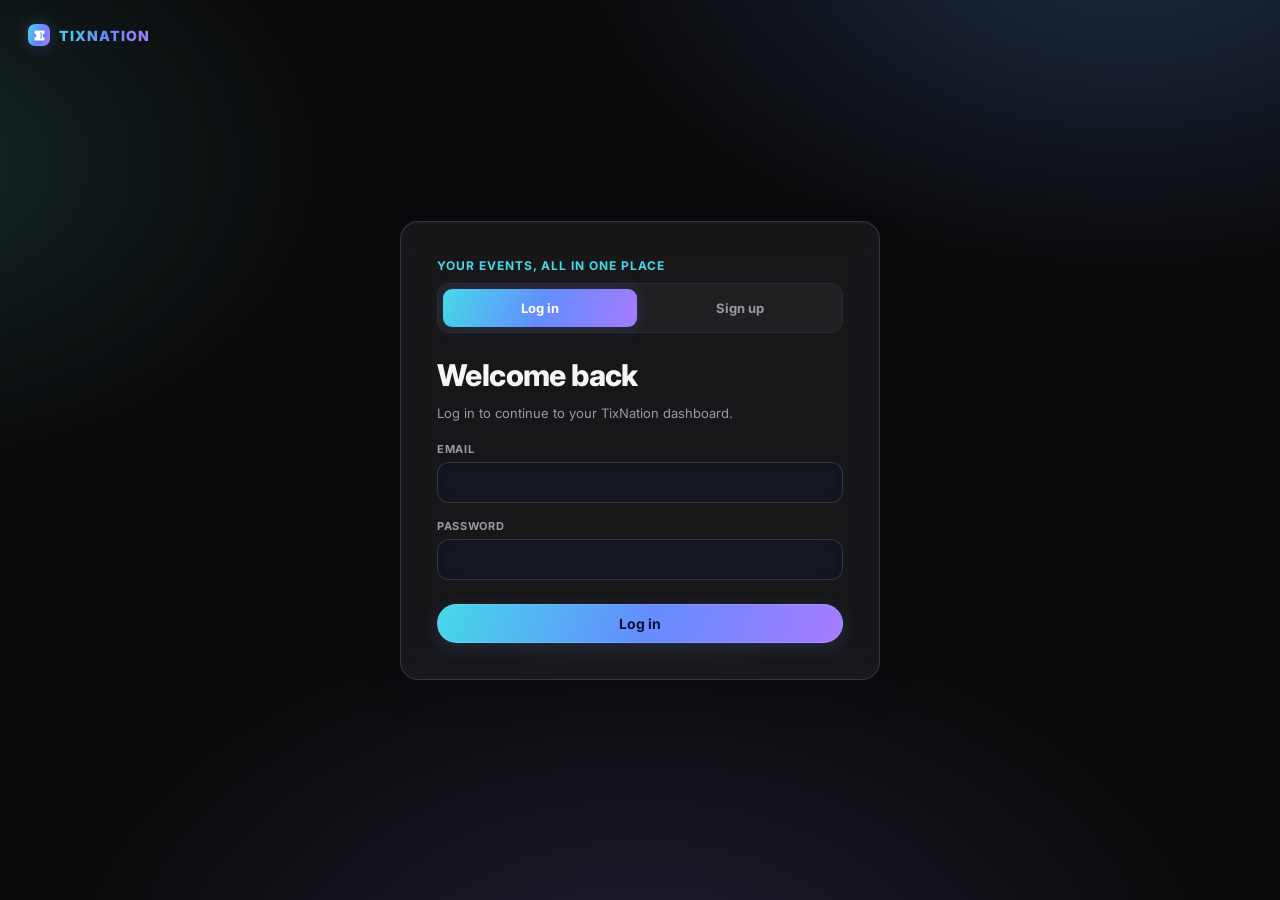
<file: frontend-Adam/index.html>
<!doctype html>
<html lang="en">
<head>
  <meta charset="utf-8" />
  <meta name="viewport" content="width=device-width, initial-scale=1" />
  <title>TixNation - Login or Sign Up</title>
  <link rel="stylesheet" href="css/style.css" />
  <link rel="stylesheet" href="css/extra.css" />
</head>
<body>
  <div id="bg-fx"></div>

  <div class="corner-logo">
    <span class="logo-dot" aria-label="TixNation ticket logo"><svg class="logo-ticket-icon" viewBox="0 0 24 24" aria-hidden="true" focusable="false"><path d="M4 5.5A1.5 1.5 0 0 1 5.5 4h13A1.5 1.5 0 0 1 20 5.5V9a3 3 0 0 0 0 6v3.5a1.5 1.5 0 0 1-1.5 1.5h-13A1.5 1.5 0 0 1 4 18.5V15a3 3 0 0 0 0-6V5.5Z" fill="white"/><path d="M14.5 7.5v2M14.5 11v2M14.5 14.5v2" stroke="#4779f5" stroke-width="1.5" stroke-linecap="round"/></svg></span>
    <span class="logo-text">TIXNATION</span>
  </div>

  <div class="auth-wrap">
    <div class="auth-card auth-card-wide">
      <p class="eyebrow">Your events, all in one place</p>
      <div class="auth-tabs" role="tablist" aria-label="Account access">
        <button type="button" class="auth-tab active" id="show-login" role="tab" aria-selected="true">Log in</button>
        <button type="button" class="auth-tab" id="show-signup" role="tab" aria-selected="false">Sign up</button>
      </div>

      <section id="login-panel">
        <h1>Welcome back</h1>
        <p class="auth-intro">Log in to continue to your TixNation dashboard.</p>
        <form id="login-form">
          <label for="email">Email</label>
          <input type="email" id="email" name="email" required autocomplete="username" />

          <label for="password">Password</label>
          <input type="password" id="password" name="password" required autocomplete="current-password" />

          <button type="submit" class="btn btn-full" id="login-btn">Log in</button>
        </form>
        <div class="error-msg" id="login-error" role="alert"></div>
      </section>

      <section id="signup-panel" hidden>
        <h1>Create your account</h1>
        <p class="auth-intro">Join TixNation to explore events and manage bookings.</p>
        <form id="signup-form">
          <label for="signup-name">Full name</label>
          <input type="text" id="signup-name" name="name" maxlength="100" required autocomplete="name" />

          <label for="signup-email">Email</label>
          <input type="email" id="signup-email" name="email" required autocomplete="email" />

          <label for="signup-password">Password</label>
          <input type="password" id="signup-password" name="password" minlength="8" required autocomplete="new-password" />
          <p class="auth-hint">Use at least 8 characters.</p>

          <label for="signup-role">Account type</label>
          <select id="signup-role" name="role" required>
            <option value="customer">Customer</option>
            <option value="organiser">Organiser</option>
            <option value="admin">Admin</option>
          </select>

          <div id="reference-key-wrap" hidden>
            <label for="signup-reference-key">Authorisation reference key</label>
            <input type="password" id="signup-reference-key" name="reference_key" autocomplete="off" />
            <p class="auth-hint">Required for privileged roles if configured by the backend. The backend must validate this key.</p>
          </div>

          <button type="submit" class="btn btn-full" id="signup-btn">Create account</button>
        </form>
        <div class="error-msg" id="signup-error" role="alert"></div>
        <div class="auth-success" id="signup-success" role="status" hidden></div>
      </section>
    </div>
  </div>

  <script src="js/api.js"></script>
  <script src="js/auth.js"></script>
  <script>
    redirectIfLoggedIn();

    const loginPanel = document.getElementById("login-panel");
    const signupPanel = document.getElementById("signup-panel");
    const loginTab = document.getElementById("show-login");
    const signupTab = document.getElementById("show-signup");
    const roleSelect = document.getElementById("signup-role");
    const referenceWrap = document.getElementById("reference-key-wrap");
    const referenceInput = document.getElementById("signup-reference-key");

    function switchAuthPanel(panel) {
      const showSignup = panel === "signup";
      loginPanel.hidden = showSignup;
      signupPanel.hidden = !showSignup;
      loginTab.classList.toggle("active", !showSignup);
      signupTab.classList.toggle("active", showSignup);
      loginTab.setAttribute("aria-selected", String(!showSignup));
      signupTab.setAttribute("aria-selected", String(showSignup));
    }

    loginTab.addEventListener("click", () => switchAuthPanel("login"));
    signupTab.addEventListener("click", () => switchAuthPanel("signup"));

    function updateReferenceKeyVisibility() {
      const needsKey = roleSelect.value === "organiser" || roleSelect.value === "admin";
      referenceWrap.hidden = !needsKey;
      referenceInput.required = needsKey;
      if (!needsKey) referenceInput.value = "";
    }

    roleSelect.addEventListener("change", updateReferenceKeyVisibility);
    updateReferenceKeyVisibility();

    function showAuthError(id, message) {
      const box = document.getElementById(id);
      box.textContent = message;
      box.style.display = "block";
    }

    function hideAuthMessage(id) {
      const box = document.getElementById(id);
      box.textContent = "";
      box.style.display = "none";
    }

    function getErrorMessage(result, fallback) {
      if (result.errors) {
        const firstKey = Object.keys(result.errors)[0];
        if (firstKey) {
          const value = result.errors[firstKey];
          return Array.isArray(value) ? value[0] : String(value);
        }
      }
      return result.message || fallback;
    }

    document.getElementById("login-form").addEventListener("submit", async (event) => {
      event.preventDefault();
      hideAuthMessage("login-error");

      const email = document.getElementById("email").value.trim();
      const password = document.getElementById("password").value;
      const button = document.getElementById("login-btn");
      button.disabled = true;
      button.textContent = "Logging in...";

      try {
        const result = await login(email, password);
        if (result.ok) {
          window.location.href = "dashboard.html";
          return;
        }
        showAuthError("login-error", getErrorMessage(result, "Login failed."));
      } catch (error) {
        showAuthError("login-error", error.message || "Login failed.");
      } finally {
        button.disabled = false;
        button.textContent = "Log in";
      }
    });

    document.getElementById("signup-form").addEventListener("submit", async (event) => {
      event.preventDefault();
      hideAuthMessage("signup-error");
      document.getElementById("signup-success").hidden = true;

      const button = document.getElementById("signup-btn");
      const payload = {
        name: document.getElementById("signup-name").value.trim(),
        email: document.getElementById("signup-email").value.trim(),
        password: document.getElementById("signup-password").value,
        role: roleSelect.value,
        reference_key: referenceInput.value
      };

      if (payload.password.length < 8) {
        showAuthError("signup-error", "Password must be at least 8 characters.");
        return;
      }

      button.disabled = true;
      button.textContent = "Creating account...";

      try {
        // Registration uses the existing POST /auth/register endpoint.
        const result = await apiPost("/auth/register", payload, { auth: false });

        if (!result.ok) {
          showAuthError("signup-error", getErrorMessage(result, "Registration failed."));
          return;
        }

        const success = document.getElementById("signup-success");
        success.textContent = "Account created successfully. Please log in with your new email and password.";
        success.hidden = false;

        document.getElementById("email").value = payload.email;
        document.getElementById("password").value = "";
        document.getElementById("signup-form").reset();
        roleSelect.value = "customer";
        updateReferenceKeyVisibility();
        switchAuthPanel("login");
      } catch (error) {
        showAuthError("signup-error", error.message || "Registration failed.");
      } finally {
        button.disabled = false;
        button.textContent = "Create account";
      }
    });
  </script>
</body>
</html>
</file>
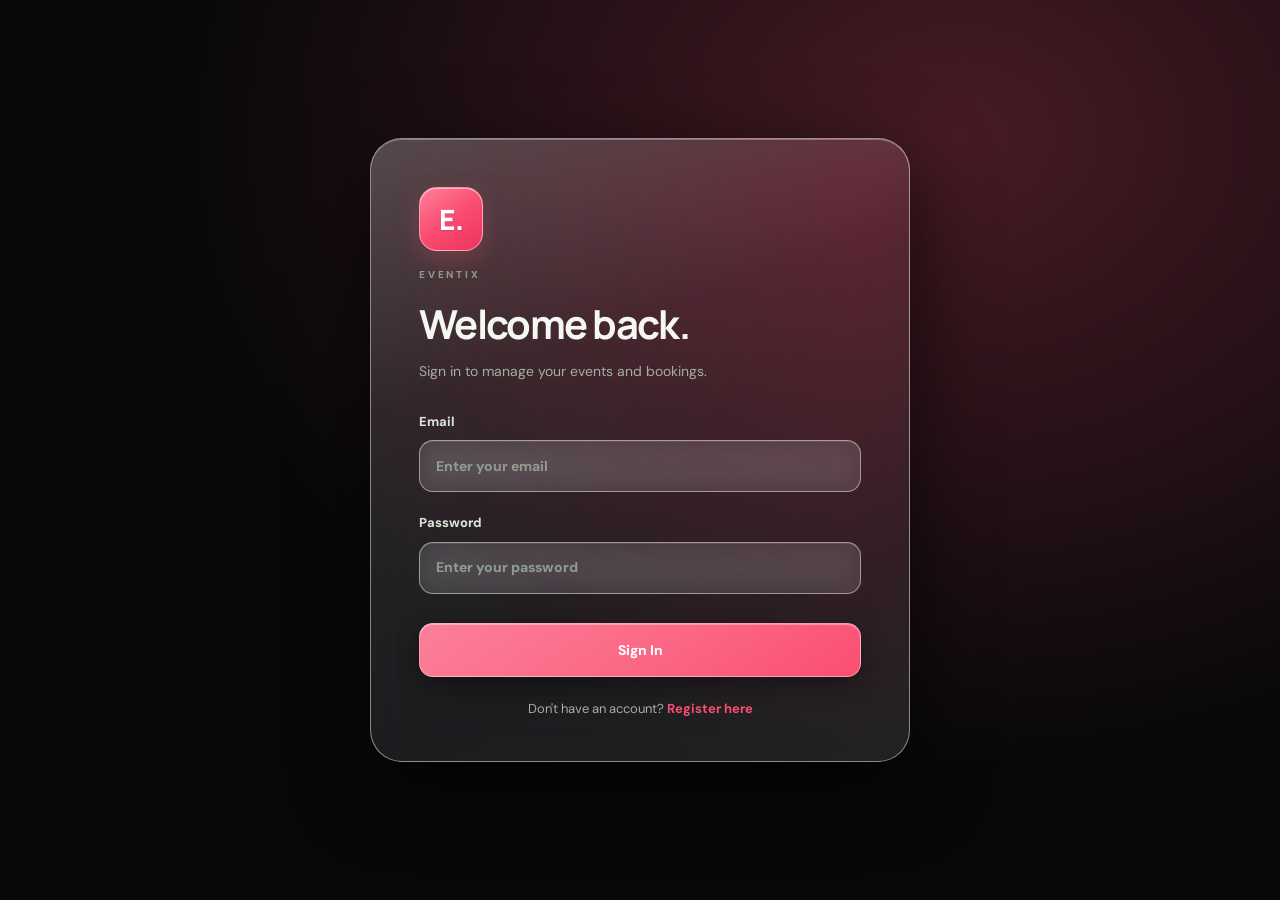
<file: frontend-Emil/index.html>
<!doctype html><html lang="en" data-theme="music"><head><meta charset="utf-8"><meta name="viewport" content="width=device-width,initial-scale=1"><title>EvenTix | Sign In</title><link rel="stylesheet" href="style.css"></head><body><main class="login-shell"><div class="login-card"><p class="eyebrow">EVENTIX</p><h1>Welcome back.</h1><p>Sign in to manage your events and bookings.</p><form id="loginForm"><label>Email<input type="email" name="email" placeholder="Enter your email" required autocomplete="username"></label><label>Password<input type="password" name="password" placeholder="Enter your password" required autocomplete="current-password"></label><button class="primary-button" type="submit">Sign In</button></form><p id="loginNotice" class="notice" role="alert"></p><p class="center muted">Don't have an account? <a href="register.html">Register here</a></p></div></main><script src="config.js"></script><script src="auth.js"></script></body></html>
</file>
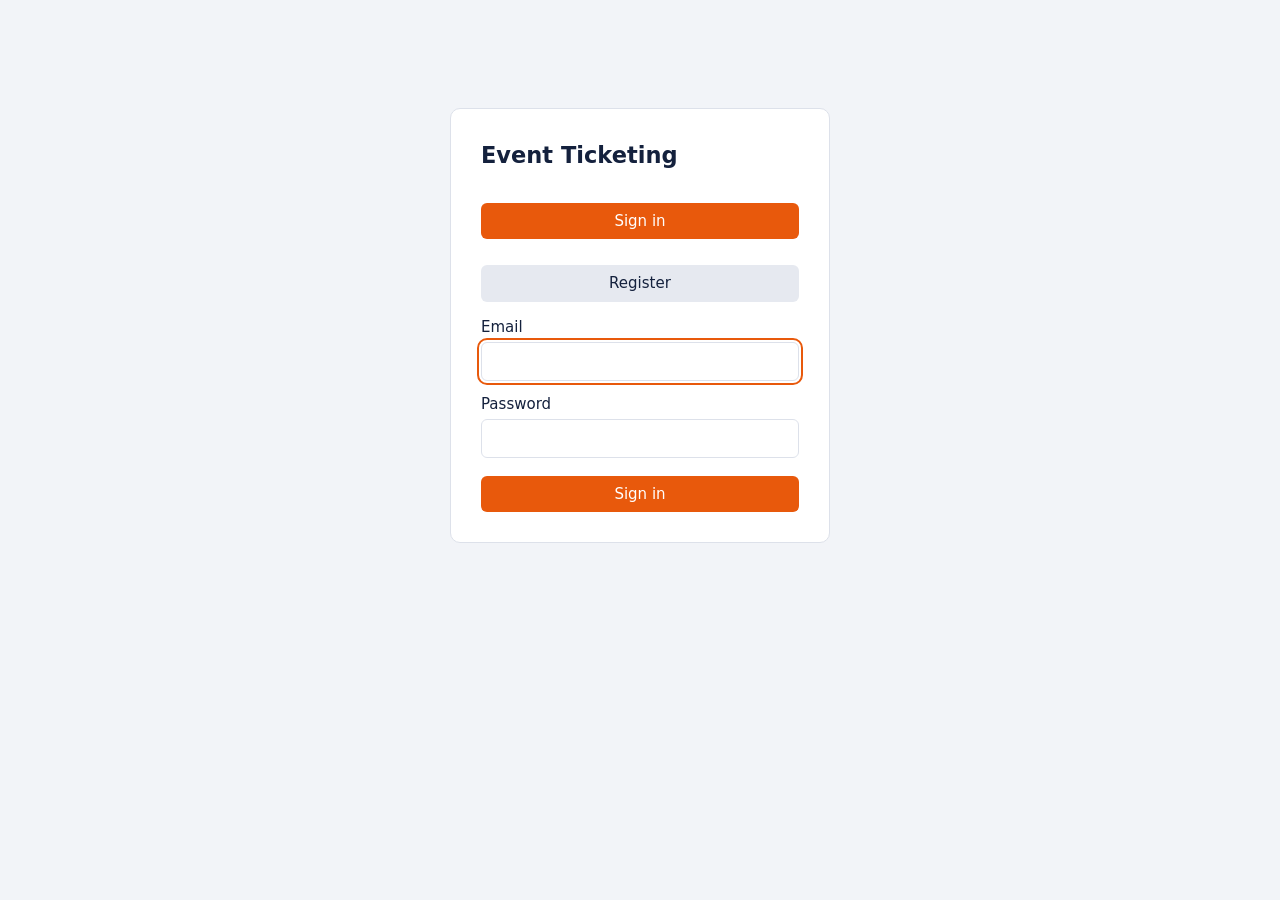
<file: frontend-Mirul/index.html>
<!doctype html>
<html lang="en">
  <head>
    <meta charset="utf-8" />
    <meta name="viewport" content="width=device-width,initial-scale=1" />
    <title>Sign in - Event Ticketing</title>
    <link rel="stylesheet" href="css/style.css" />
  </head>
  <body>
    <div id="msg" hidden></div>

    <form class="login" id="f">
      <h2>Event Ticketing</h2>

      <!-- Switch between the two modes of this single page -->
      <div class="bar">
        <button type="button" id="tabLogin" onclick="setMode('login')">Sign in</button>
        <button type="button" id="tabReg" class="sec" onclick="setMode('register')">Register</button>
      </div>

      <div id="regOnly" hidden>
        <label>Full name</label>
        <input id="fullname" type="text" />
      </div>

      <label>Email</label>
      <input id="email" type="email" required autofocus />

      <label>Password</label>
      <input id="pw" type="password" required />
      <p class="mut" id="pwHint" hidden>At least 8 characters.</p>

      <div id="regRole" hidden>
        <label>Account type</label>
        <select id="role" onchange="keyBox.hidden = role.value !== 'admin'">
          <option value="customer">Customer</option>
          <option value="organiser">Organiser</option>
          <option value="admin">Admin</option>
        </select>
        <div id="keyBox" hidden>
          <label>Admin reference key</label>
          <input id="refkey" type="password" />
        </div>
      </div>

      <button id="go">Sign in</button>
    </form>

    <script src="js/config.js"></script>
    <script>
      if (localStorage.token) location = 'app.html';
      let mode = 'login';

      const msg = (t, ok) => {
        const m = document.getElementById('msg');
        m.textContent = t;
        m.className = ok ? 'ok' : 'err';
        m.hidden = false;
        setTimeout(() => (m.hidden = true), 5000);
      };

      // Show or hide the extra register fields
      function setMode(m) {
        mode = m;
        const reg = m === 'register';
        regOnly.hidden = regRole.hidden = pwHint.hidden = !reg;
        keyBox.hidden = !reg || role.value !== 'admin';
        tabLogin.className = reg ? 'sec' : '';
        tabReg.className = reg ? '' : 'sec';
        go.textContent = reg ? 'Create account' : 'Sign in';
        fullname.required = reg;
      }

      // Read role/name from the JWT payload if the login response has no user object
      const jwt = (t) => {
        try {
          return JSON.parse(atob(t.split('.')[1].replace(/-/g, '+').replace(/_/g, '/')));
        } catch (x) {
          return {};
        }
      };

      async function login(emailValue, password) {
        const j = await api('/auth/login', 'POST', { email: emailValue, password });
        const d = j.data || j;
        const t = d.token || d.access_token || d.jwt;
        const p = jwt(t);
        const u = d.user || p.data || p;
        if (!t || !u.role) throw new Error('Unexpected login response');
        localStorage.token = t;
        localStorage.user = JSON.stringify(u);
        location = 'app.html';
      }

      f.onsubmit = async (ev) => {
        ev.preventDefault();
        try {
          const em = email.value.trim();
          if (mode === 'register') {
            const body = { name: fullname.value.trim(), email: em, password: pw.value, role: role.value };
            if (role.value === 'admin') body.reference_key = refkey.value;
            await api('/auth/register', 'POST', body);
            msg('Account created. Signing you in...', true);
          }
          await login(em, pw.value);
        } catch (x) {
          msg(x.message);
        }
      };
    </script>
  </body>
</html>
</file>
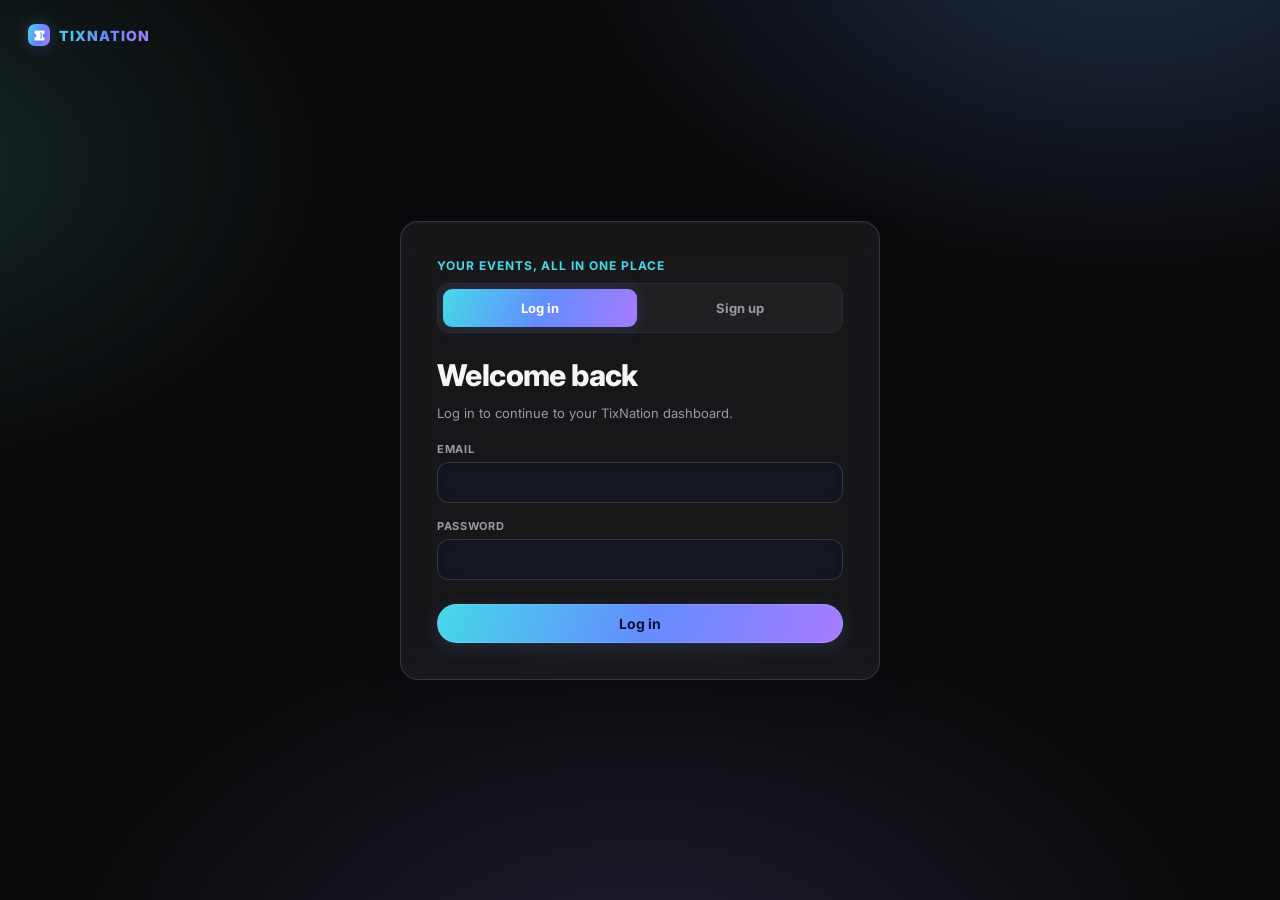
<file: frontend-Adam/dashboard.html>
<!doctype html>
<html lang="en">
<head>
  <meta charset="utf-8" />
  <meta name="viewport" content="width=device-width, initial-scale=1" />
  <title>Event Ticketing & Venue Booking - Dashboard</title>

  <link rel="stylesheet" href="css/style.css" />
  <link rel="stylesheet" href="css/extra.css" />

  <style>
    /* Dot Grid Wave background setup */
    html {
      min-height: 100%;
      background: #101042;
    }

    body {
      position: relative;
      isolation: isolate;
      min-height: 100vh;
      background: transparent;
    }

    /* Full-screen animated background */
    #bg-fx {
      position: fixed;
      inset: 0;
      z-index: -1;
      overflow: hidden;
      pointer-events: none;
      background: linear-gradient(
        135deg,
        #101042 0%,
        #171b48 35%,
        #202b60 65%,
        #101042 100%
      );
    }

    /* Dot Grid Wave animation */
    #bg-fx [data-aifx="dot-grid-wave"] {
      position: absolute;
      inset: 0;
      width: 100%;
      height: 100%;
      pointer-events: none;
    }

    .topnav {
      position: relative;
      z-index: 1000;
    }

    .app-shell {
      position: relative;
      z-index: 1;
    }

    .fullpage {
      position: fixed;
      inset: 0;
      z-index: 3000;
    }

    #toast-stack {
      position: fixed;
      top: 18px;
      right: 18px;
      z-index: 4000;
    }

    /* Keep the animated background visible */
    .app-shell,
    .dash-section {
      background-color: transparent;
    }

    /* Translucent surfaces */
    .sidebar-card,
    .modal,
    .agenda-list,
    #section-bookings .booking-card,
    #section-payments .payment-card {
      backdrop-filter: blur(10px);
      -webkit-backdrop-filter: blur(10px);
    }

    /* Respect reduced-motion preferences */
    @media (prefers-reduced-motion: reduce) {
      #bg-fx {
        background: #101042;
      }
    }
  </style>
</head>

<body>
  <!-- ============== Animated Dot Grid Wave background ============== -->
  <div id="bg-fx" aria-hidden="true">
    <div
      data-aifx="dot-grid-wave"
      data-aifx-spacing="0.2"
      data-aifx-wave-scale="0.63"
      data-aifx-wave-speed="0.71"
      data-aifx-angle="72"
      data-aifx-falloff="1"
      class="absolute inset-0 -z-10 pointer-events-none"
      aria-hidden="true"
    ></div>
  </div>

  <!-- Toast messages -->
  <div id="toast-stack"></div>

  <!-- ============== Top navigation ============== -->
  <nav class="topnav">
    <div class="topnav-left">
      <span class="logo-dot" aria-label="TixNation ticket logo"><svg class="logo-ticket-icon" viewBox="0 0 24 24" aria-hidden="true" focusable="false"><path d="M4 5.5A1.5 1.5 0 0 1 5.5 4h13A1.5 1.5 0 0 1 20 5.5V9a3 3 0 0 0 0 6v3.5a1.5 1.5 0 0 1-1.5 1.5h-13A1.5 1.5 0 0 1 4 18.5V15a3 3 0 0 0 0-6V5.5Z" fill="white"/><path d="M14.5 7.5v2M14.5 11v2M14.5 14.5v2" stroke="#4779f5" stroke-width="1.5" stroke-linecap="round"/></svg></span>
      <span class="logo-text">TIXNATION</span>
    </div>

    <div class="navlinks" id="navlinks">
      <!-- Filled in by app.js based on role -->
    </div>

    <div class="topnav-right">
      <div class="notif-wrap">
        <button
          class="icon-btn"
          id="notif-bell"
          title="Notifications"
        >&#128276;</button>

        <span
          class="notif-badge"
          id="notif-badge"
          style="display:none;"
        ></span>

        <div class="notif-dropdown" id="notif-dropdown">
          <div class="notif-head">
            <h3>Notifications</h3>
          </div>

          <div id="notif-list"></div>

          <div class="notif-compose" id="notif-compose-wrap">
            <button type="button" id="notif-compose-link">
              Send a notification
            </button>
          </div>
        </div>
      </div>

      <span class="topnav-name" id="topnav-name"></span>
      <span class="role-badge" id="role-badge"></span>

      <button class="btn secondary small" id="logout-btn">
        Log out
      </button>
    </div>
  </nav>

  <!-- ============== Main content ============== -->
  <div class="app-shell">

    <!-- Overview landing page -->
    <section class="dash-section" id="section-overview">
      <div class="overview-hero">
        <div><span class="overview-eyebrow">TIXNATION DASHBOARD</span>
          <h1 id="overview-greeting">Welcome to TixNation</h1>
          <p id="overview-description">Manage your events, bookings and venue activities from one place.</p>
        </div><div class="overview-hero-icon" aria-hidden="true">✦</div>
      </div>
      <div class="overview-stats">
        <article class="overview-stat-card"><span class="overview-stat-icon" aria-label="Events calendar">▦</span><div><p>Events</p><h2 id="overview-events-count">—</h2></div></article>
        <article class="overview-stat-card"><span class="overview-stat-icon" aria-label="Venue building">⌂</span><div><p>Venues</p><h2 id="overview-venues-count">—</h2></div></article>
        <article class="overview-stat-card"><span class="overview-stat-icon" aria-label="Booking ticket">▤</span><div><p>Bookings</p><h2 id="overview-bookings-count">—</h2></div></article>
        <article class="overview-stat-card"><span class="overview-stat-icon" aria-label="Payments wallet">▱</span><div><p>Payments</p><h2 id="overview-payments-count">—</h2></div></article>
      </div>
      <div class="overview-main-grid">
        <div class="overview-panel"><div class="overview-panel-heading"><div><h2>Quick actions</h2><p>Go straight to the tools you need.</p></div></div><div id="overview-quick-actions" class="overview-actions"></div></div>
        <div class="overview-panel"><div class="overview-panel-heading"><div><h2>Getting started</h2><p>Useful steps for your account.</p></div></div><div id="overview-getting-started" class="overview-checklist"></div></div>
      </div>
      <div class="overview-panel overview-recent-panel"><div class="overview-panel-heading"><div><h2>Recent events</h2><p>Take a look at events in TixNation.</p></div><button class="btn secondary small" type="button" onclick="showSection('events')">View events</button></div><div id="overview-recent-events" class="overview-recent-events"><p>Loading events...</p></div></div>
    </section>

    <!-- Events -->
    <section class="dash-section" id="section-events">
      <div class="page-head">
        <h2>Events</h2>
      </div>

      <div class="toolbar" id="events-toolbar"></div>
      <div class="daybar" id="events-daybar"></div>

      <div class="layout-2col">
        <div>
          <div class="agenda-list" id="events-list"></div>
          <div id="events-pagination"></div>
        </div>

        <div class="sidebar-card" id="my-bookings-card">
          <div class="sidebar-head">
            <h3>My bookings</h3>
            <span class="sidebar-count" id="my-bookings-count"></span>
          </div>

          <div id="my-bookings-list"></div>
        </div>
      </div>
    </section>

    <!-- Venues -->
    <section class="dash-section" id="section-venues">
      <div class="page-head">
        <h2>Venues</h2>

        <button
          class="btn"
          id="venue-add-btn"
          style="display:none;"
        >+ Add venue</button>
      </div>

      <div class="toolbar" id="venues-toolbar"></div>
      <div id="venues-list"></div>
      <div id="venues-pagination"></div>
    </section>

    <!-- Venue availability -->
    <section class="dash-section" id="section-availability">
      <div class="page-head">
        <h2>Venue availability</h2>
        <button class="btn" id="availability-add-btn">
          + Add slot
        </button>
      </div>

      <div class="toolbar" id="availability-toolbar"></div>
      <div id="availability-list"></div>
      <div id="availability-pagination"></div>
    </section>

    <!-- Categories -->
    <section class="dash-section" id="section-categories">
      <div class="page-head">
        <h2>Categories</h2>
        <button class="btn" id="category-add-btn">
          + Add category
        </button>
      </div>

      <div id="categories-list"></div>
    </section>

    <!-- Bookings -->
    <section class="dash-section" id="section-bookings">
      <div class="page-head">
        <h2 id="bookings-title">Bookings</h2>
      </div>

      <div class="toolbar" id="bookings-toolbar"></div>
      <div id="bookings-list"></div>
      <div id="bookings-pagination"></div>
    </section>

    <!-- Payments -->
    <section class="dash-section" id="section-payments">
      <div class="page-head">
        <h2>Payments</h2>
      </div>

      <div class="toolbar" id="payments-toolbar"></div>
      <div id="payments-list"></div>
      <div id="payments-pagination"></div>
    </section>

    <!-- Notifications page for organisers and admins -->
    <section class="dash-section" id="section-notifications">
      <div class="page-head">
        <div><h2>Notifications</h2><p class="page-subtitle">Updates and reminders related to your event activity.</p></div>
        <div class="notification-page-actions">
          <button class="btn secondary" id="notification-announcement-btn" type="button">Send announcement</button>
          <button class="btn" id="notification-send-btn" type="button">+ Send notification</button>
        </div>
      </div>
      <div class="notification-inbox-panel">
        <div class="notification-inbox-heading"><div><h3>Your inbox</h3><p>Notifications available to your account.</p></div><span class="notification-total" id="notification-total">0 Total</span></div>
        <div id="notifications-page-list"><div class="loading-text">Loading notifications...</div></div>
      </div>
      <div class="notification-compose-panel" id="notification-compose-panel" hidden>
        <div class="notification-inbox-heading"><div><h3>Send notification</h3><p>Send a message to a customer or announce an update.</p></div><button class="btn secondary small" id="notification-compose-cancel" type="button">Cancel</button></div>
        <div id="notification-compose-form"></div>
      </div>
    </section>

    <!-- Users -->
    <section class="dash-section" id="section-users">
      <div class="page-head">
        <h2>Users</h2>
        <button class="btn" id="user-add-btn">
          + Add user
        </button>
      </div>

      <div class="toolbar" id="users-toolbar"></div>
      <div id="users-list"></div>
      <div id="users-pagination"></div>
    </section>

  </div>

  <!-- ============== Shared modal ============== -->
  <div class="modal-backdrop" id="modal-backdrop">
    <div class="modal" id="modal"></div>
  </div>

  <!-- ============== Compose notification page ============== -->
  <div class="fullpage" id="fullpage-compose">
    <div class="fullpage-inner">
      <button class="fullpage-back" id="fullpage-back">
        &larr; Back
      </button>

      <h1>Send a notification</h1>
      <p class="sub">
        Pick a customer, or send to everyone at once.
      </p>

      <div id="compose-form-wrap"></div>
    </div>
  </div>

  <!-- ============== Existing application scripts ============== -->
  <script src="js/api.js"></script>
  <script src="js/auth.js"></script>
  <script src="js/events.js"></script>
  <script src="js/venues.js"></script>
  <script src="js/availability.js"></script>
  <script src="js/categories.js"></script>
  <script src="js/bookings.js"></script>
  <script src="js/payments.js"></script>
  <script src="js/notifications.js"></script>
  <script src="js/users.js"></script>
  <script src="js/overview.js"></script>
  <script src="js/app.js"></script>

  <!-- AIDesigner effect runtime: load only once
  <script
    src="https://cdn.aidesigner.ai/effects/runtime/v1.js"
    defer
  ></script> -->

  <!-- Remove attribution links if they exist in the normal DOM -->
  <script>
    (function () {
      function removeAIDesignerBadge() {
        document
          .querySelectorAll('a[href*="aidesigner.ai"]')
          .forEach(function (link) {
            if (
              link.textContent.includes('Made in AIDesigner') ||
              link.href.includes('effect-badge')
            ) {
              link.remove();
            }
          });
      }

      removeAIDesignerBadge();

      const observer = new MutationObserver(removeAIDesignerBadge);

      observer.observe(document.documentElement, {
        childList: true,
        subtree: true
      });
    })();
  </script>
</body>
</html>
</file>
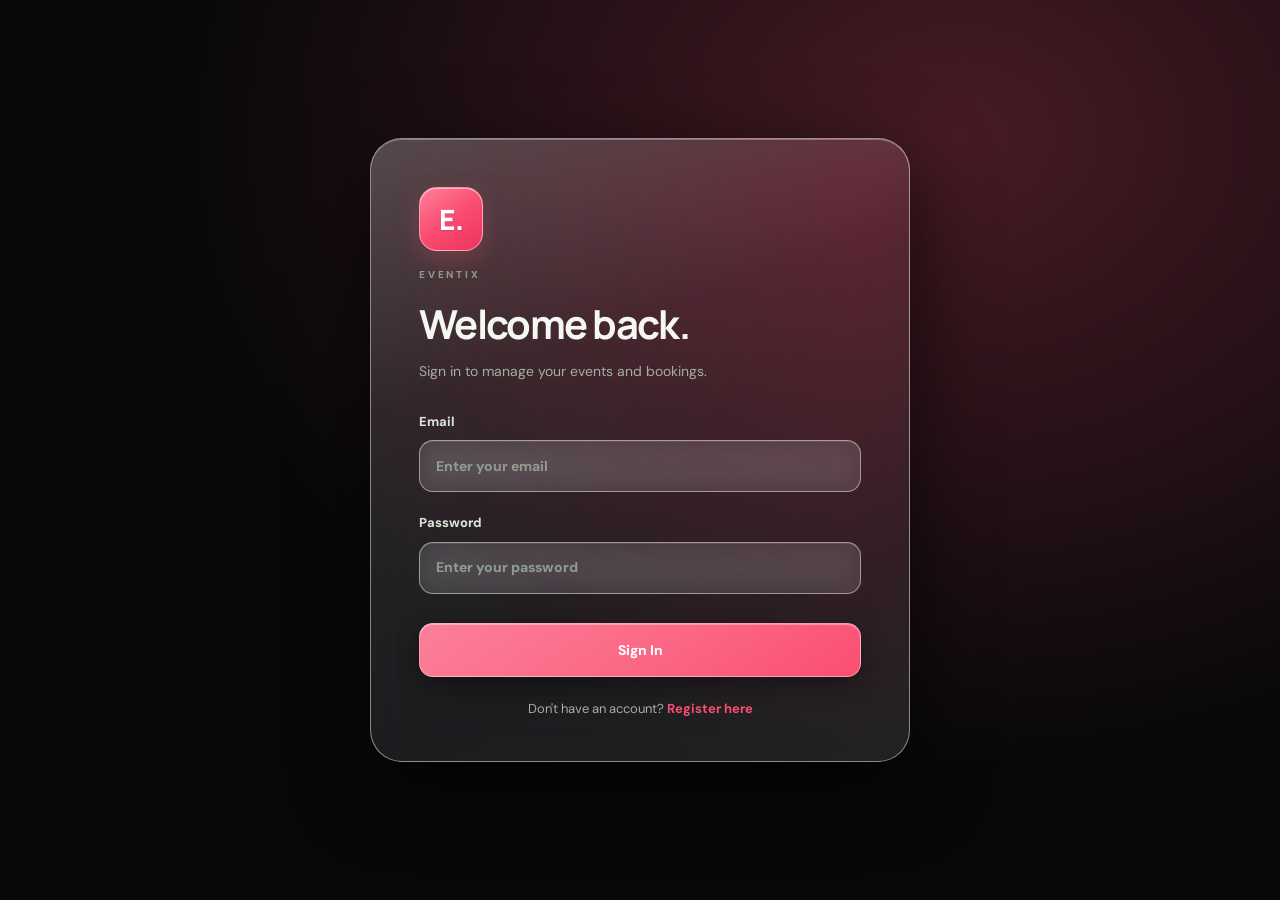
<file: frontend-Emil/admin.html>
<!doctype html><html lang="en" data-theme="music"><head><meta charset="utf-8"><meta name="viewport" content="width=device-width,initial-scale=1"><title>EvenTix | Administrator</title><link rel="stylesheet" href="style.css"></head><body data-role="admin"><div class="app-layout"><aside class="sidebar"><a class="brand" href="admin.html"><span class="brand-icon">E<span class="brand-dot">.</span></span><span>EvenTix<span class="brand-dot">.</span></span></a><div class="sidebar-caption">WORKSPACE</div><nav id="nav" class="admin-nav" aria-label="Dashboard sections"></nav><div class="sidebar-bottom"><div class="sidebar-avatar">A</div><div><b>Admin</b><small>EvenTix account</small></div></div></aside><main class="dashboard-container"><header class="admin-header"><div><p class="eyebrow">EVENTIX · ADMINISTRATOR</p><h1>Administrator Dashboard</h1><p>Event ticketing and venue booking</p></div><button id="logout" class="logout-button">Sign Out</button></header><p id="notice" class="notice" role="status"></p><section id="content"></section></main></div><div id="modalRoot"></div><script src="config.js"></script><script src="dashboard.js"></script></body></html>
</file>
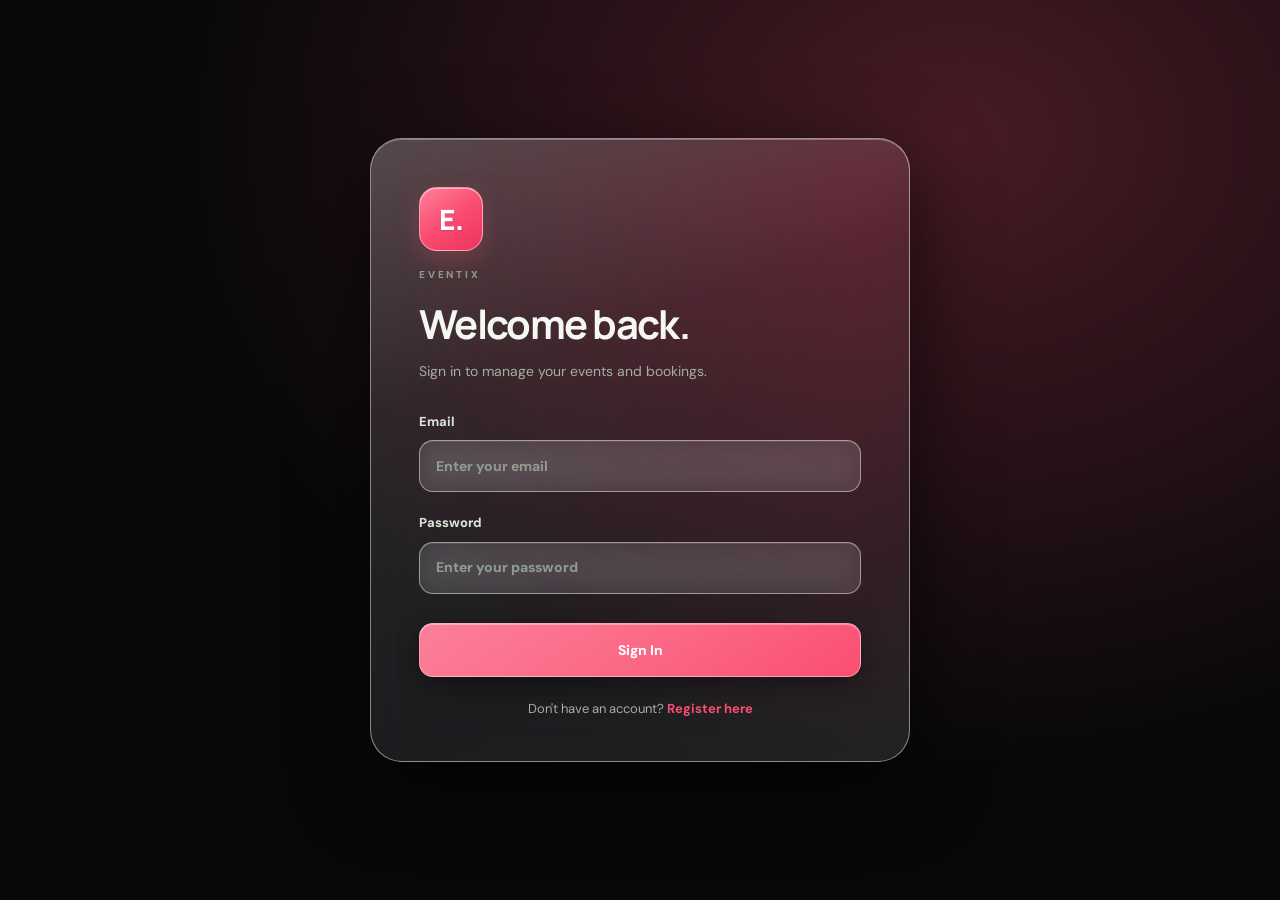
<file: frontend-Emil/customer.html>
<!doctype html><html lang="en" data-theme="music"><head><meta charset="utf-8"><meta name="viewport" content="width=device-width,initial-scale=1"><title>EvenTix | Customer</title><link rel="stylesheet" href="style.css"></head><body data-role="customer"><div class="app-layout"><aside class="sidebar"><a class="brand" href="customer.html"><span class="brand-icon">E<span class="brand-dot">.</span></span><span>EvenTix<span class="brand-dot">.</span></span></a><div class="sidebar-caption">WORKSPACE</div><nav id="nav" class="admin-nav" aria-label="Dashboard sections"></nav><div class="sidebar-bottom"><div class="sidebar-avatar">C</div><div><b>Customer</b><small>EvenTix account</small></div></div></aside><main class="dashboard-container"><header class="admin-header"><div><p class="eyebrow">DASHBOARD / CUSTOMER</p><h1>Customer Dashboard</h1><p>Event ticketing and venue booking</p></div><button id="logout" class="logout-button">Sign Out</button></header><p id="notice" class="notice" role="status"></p><section id="content"></section></main></div><div id="modalRoot"></div><script src="config.js"></script><script src="dashboard.js"></script></body></html>
</file>
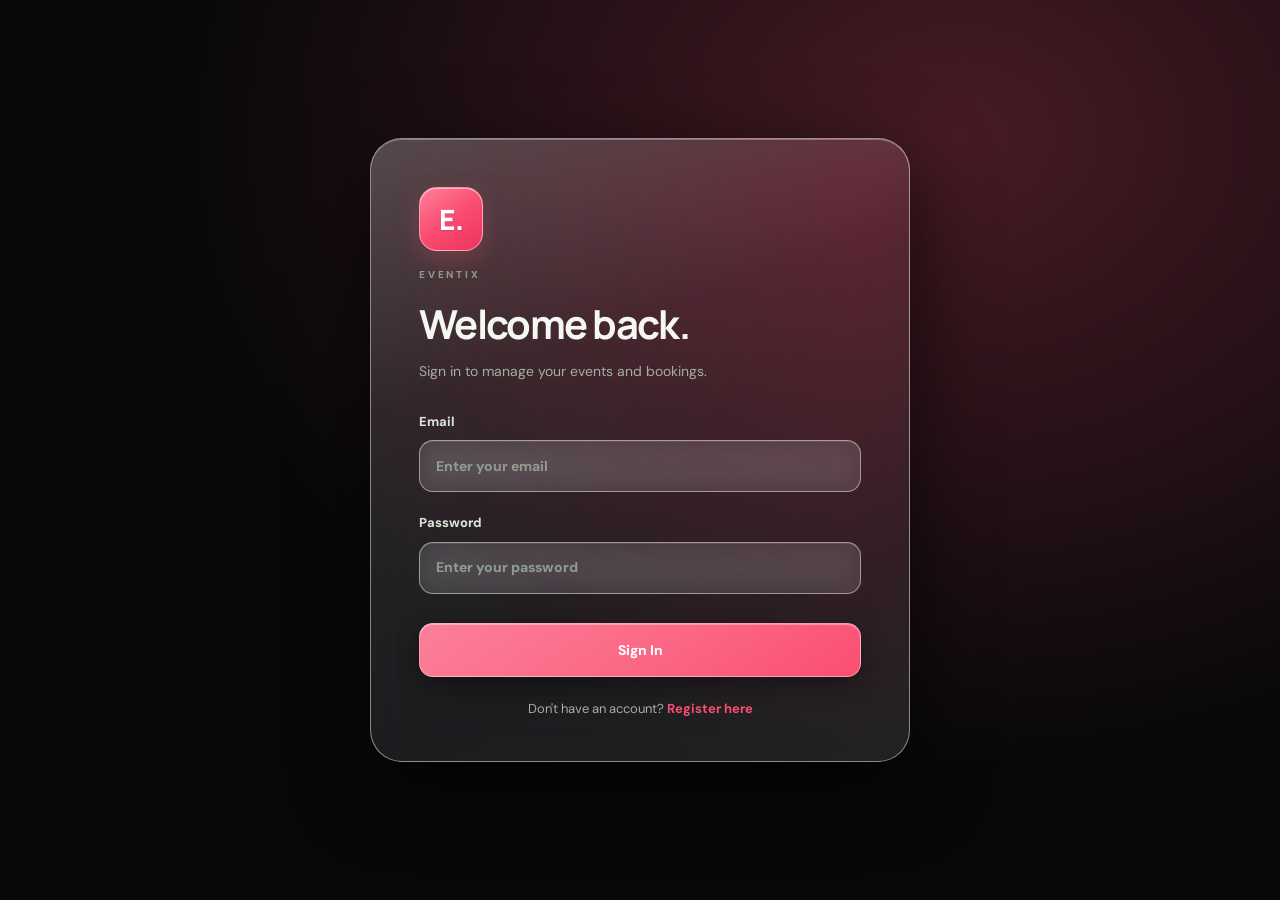
<file: frontend-Emil/organiser.html>
<!doctype html><html lang="en" data-theme="music"><head><meta charset="utf-8"><meta name="viewport" content="width=device-width,initial-scale=1"><title>EvenTix | Organiser</title><link rel="stylesheet" href="style.css"></head><body data-role="organiser"><div class="app-layout"><aside class="sidebar"><a class="brand" href="organiser.html"><span class="brand-icon">E<span class="brand-dot">.</span></span><span>EvenTix<span class="brand-dot">.</span></span></a><div class="sidebar-caption">WORKSPACE</div><nav id="nav" class="admin-nav" aria-label="Dashboard sections"></nav><div class="sidebar-bottom"><div class="sidebar-avatar">O</div><div><b>Organiser</b><small>EvenTix account</small></div></div></aside><main class="dashboard-container"><header class="admin-header"><div><p class="eyebrow">DASHBOARD / ORGANISER</p><h1>Organiser Dashboard</h1><p>Event ticketing and venue booking</p></div><button id="logout" class="logout-button">Sign Out</button></header><p id="notice" class="notice" role="status"></p><section id="content"></section></main></div><div id="modalRoot"></div><script src="config.js"></script><script src="dashboard.js"></script></body></html>
</file>
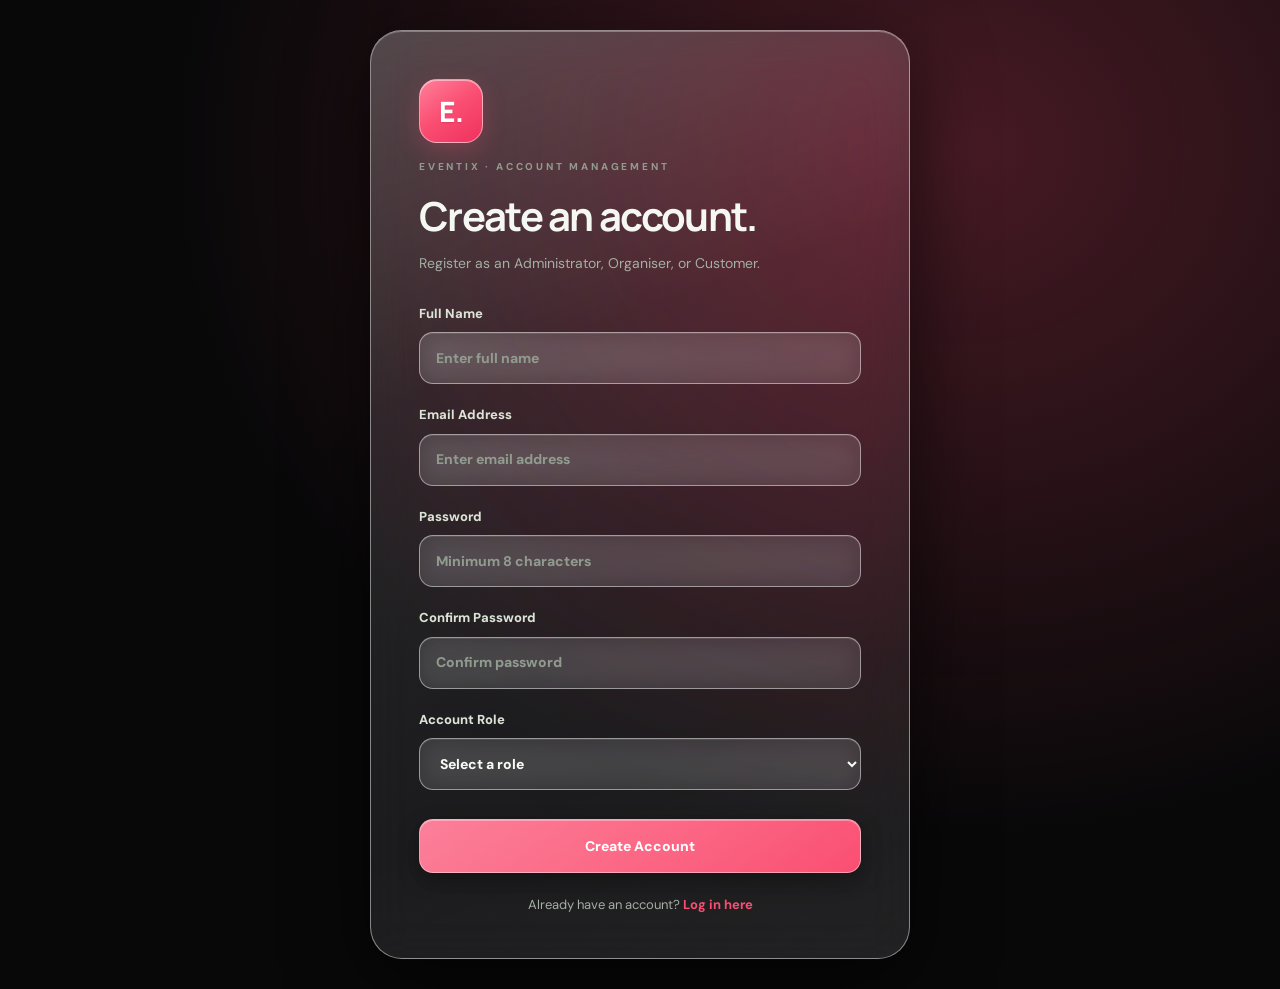
<file: frontend-Emil/register.html>
<!doctype html><html lang="en" data-theme="music"><head><meta charset="utf-8"><meta name="viewport" content="width=device-width,initial-scale=1"><title>EvenTix | Register</title><link rel="stylesheet" href="style.css"></head><body><main class="login-shell"><div class="login-card"><p class="eyebrow">EVENTIX · ACCOUNT MANAGEMENT</p><h1>Create an account.</h1><p>Register as an Administrator, Organiser, or Customer.</p><form id="registerForm"><label>Full Name<input name="name" required placeholder="Enter full name"></label><label>Email Address<input type="email" name="email" required placeholder="Enter email address"></label><label>Password<input type="password" name="password" minlength="8" required placeholder="Minimum 8 characters"></label><label>Confirm Password<input type="password" name="confirm_password" minlength="8" required placeholder="Confirm password"></label><label>Account Role<select name="role" required><option value="">Select a role</option><option value="customer">Customer</option><option value="organiser">Organiser</option><option value="admin">Administrator</option></select></label><div id="adminKeyWrap" hidden><label>Administrator Reference Key<input name="reference_key" type="password" placeholder="Provided by system administrator"></label></div><button class="primary-button" type="submit">Create Account</button></form><p id="registerNotice" class="notice" role="alert"></p><p class="center muted">Already have an account? <a href="index.html">Log in here</a></p></div></main><script src="config.js"></script><script src="auth.js"></script></body></html>
</file>
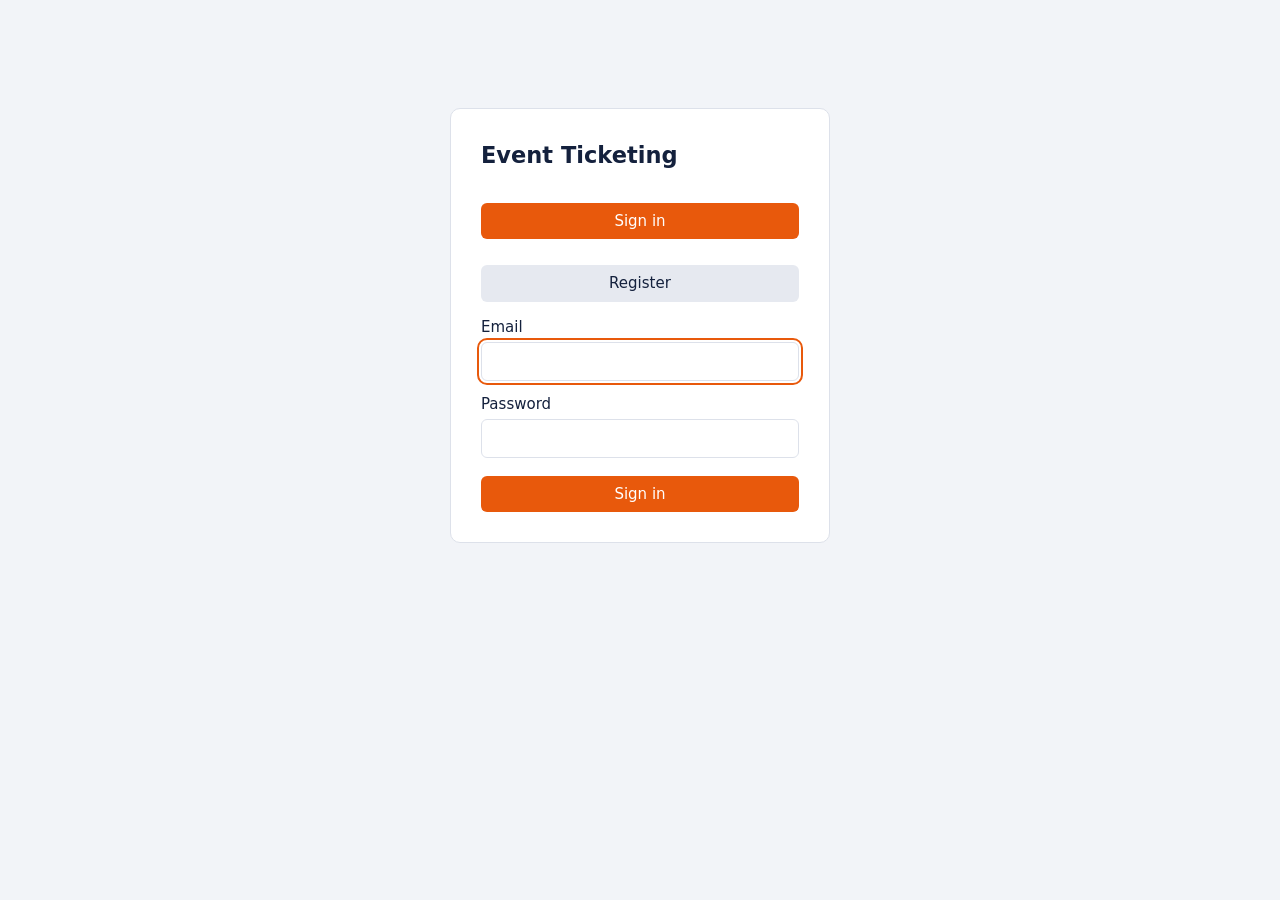
<file: frontend-Mirul/app.html>
<!doctype html>
<html lang="en">
  <head>
    <meta charset="utf-8" />
    <meta name="viewport" content="width=device-width,initial-scale=1" />
    <title>Event Ticketing</title>
    <link rel="stylesheet" href="css/style.css" />
  </head>
  <body>
    <div id="msg" hidden></div>
    <header>
      <b>Event Ticketing</b><span id="who"></span
      ><button
        class="sec"
        onclick="
          localStorage.clear();
          location = 'index.html';
        "
      >
        Log out
      </button>
    </header>
    <nav id="nav"></nav>
    <main id="view"></main>
    <dialog id="dlg"></dialog>
    <script src="js/config.js"></script>
    <script src="js/app.js"></script>
  </body>
</html>
</file>
<file: frontend-Adam/css/style.css>
@import url("https://fonts.googleapis.com/css2?family=Inter:wght@400;500;600;700;800;900&display=swap");

:root {
  --bg: #0a0a0c;
  --panel: #141417;
  --panel-light: #1c1c21;
  --row: #18181c;
  --border: #2a2a30;
  --text: #f5f5f7;
  --text-dim: #9a9aa3;

  --grad: linear-gradient(135deg, #5eead4 0%, #60a5fa 50%, #a78bfa 100%);
  --accent: #60a5fa;
  --accent-2: #a78bfa;
  --accent-3: #5eead4;

  --ok: #4ade80;
  --warn: #fbbf24;
  --danger: #f87171;

  --surface-light: #f4f5f7;
  --surface-light-dim: #eceef1;
  --surface-light-text: #111113;
  --surface-light-sub: #6b6b74;

  --radius: 18px;
  --radius-sm: 12px;
}

* { box-sizing: border-box; }

body {
  margin: 0;
  min-height: 100vh;
  font-family: "Inter", system-ui, -apple-system, sans-serif;
  color: var(--text);
  background: var(--bg);
  position: relative;
  overflow-x: hidden;
  -webkit-font-smoothing: antialiased;
}

h1, h2, h3 { font-weight: 800; letter-spacing: -0.02em; margin: 0; }

/* ---- Background layer ----
   Dark field with a soft teal/blue/violet flare — same palette
   family as v1.js's animated effect so both layers read as one
   system whether or not the external effect script loads. */
#bg-fx {
  position: fixed;
  inset: 0;
  z-index: -1;
  background:
    radial-gradient(900px 560px at 88% -8%, rgba(96,165,250,0.22), transparent 60%),
    radial-gradient(760px 540px at -8% 18%, rgba(94,234,212,0.13), transparent 55%),
    radial-gradient(960px 640px at 50% 112%, rgba(167,139,250,0.15), transparent 60%),
    var(--bg);
}

/* =========================================================
   Brand / logo mark — a small dot + wordmark, used in the
   corner of the login page and in the dashboard top nav.
   ========================================================= */
.logo-dot {
  width: 9px;
  height: 9px;
  border-radius: 50%;
  background: var(--grad);
  display: inline-block;
  box-shadow: 0 0 12px rgba(96,165,250,0.6);
}

.logo-text {
  font-weight: 800;
  font-size: 14px;
  letter-spacing: 0.08em;
}

.logo-text em {
  font-style: normal;
  font-weight: 400;
  color: var(--text-dim);
}

.corner-logo {
  position: fixed;
  top: 24px;
  left: 28px;
  display: flex;
  align-items: center;
  gap: 8px;
  z-index: 2;
}

/* =========================================================
   Top navigation bar (dashboard)
   ========================================================= */
.topnav {
  position: sticky;
  top: 0;
  z-index: 20;
  display: flex;
  align-items: center;
  gap: 28px;
  padding: 16px 28px;
  background: rgba(10,10,12,0.75);
  backdrop-filter: blur(14px);
  border-bottom: 1px solid var(--border);
}

.topnav-left {
  display: flex;
  align-items: center;
  gap: 8px;
  flex-shrink: 0;
}

.navlinks {
  display: flex;
  align-items: center;
  gap: 22px;
  flex: 1;
  flex-wrap: wrap;
}

.navlinks .navlink {
  background: none;
  border: none;
  color: var(--text-dim);
  font-size: 14px;
  font-weight: 600;
  padding: 6px 0;
  position: relative;
}

.navlinks .navlink.active {
  color: var(--text);
}

.navlinks .navlink.active::after {
  content: "";
  position: absolute;
  left: 0;
  right: 0;
  bottom: -17px;
  height: 2px;
  background: var(--grad);
}

.topnav-right {
  display: flex;
  align-items: center;
  gap: 10px;
  flex-shrink: 0;
}

.topnav-name {
  font-size: 13px;
  color: var(--text-dim);
}

.role-badge {
  text-transform: uppercase;
  font-size: 10px;
  font-weight: 700;
  letter-spacing: 0.06em;
  padding: 4px 10px;
  border-radius: 999px;
  background: var(--panel-light);
  border: 1px solid var(--border);
  color: var(--accent);
}

/* =========================================================
   Notification bell + floating dropdown (lives in the top
   nav; never navigates to a separate page/tab)
   ========================================================= */
.notif-wrap { position: relative; }

.notif-badge {
  position: absolute;
  top: -4px;
  right: -4px;
  min-width: 16px;
  height: 16px;
  padding: 0 4px;
  border-radius: 999px;
  background: var(--danger);
  color: #fff;
  font-size: 10px;
  font-weight: 700;
  line-height: 16px;
  text-align: center;
}

.notif-dropdown {
  position: absolute;
  top: calc(100% + 12px);
  right: 0;
  width: 340px;
  max-height: 420px;
  overflow-y: auto;
  background: var(--surface-light);
  color: var(--surface-light-text);
  border-radius: var(--radius-sm);
  box-shadow: 0 20px 50px rgba(0,0,0,0.5);
  padding: 8px 0;
  display: none;
  z-index: 60;
}

.notif-dropdown.open { display: block; }

.notif-dropdown .notif-head {
  display: flex;
  align-items: center;
  justify-content: space-between;
  padding: 10px 16px 8px;
  border-bottom: 1px solid var(--surface-light-dim);
}

.notif-dropdown .notif-head h3 { font-size: 14px; }
.notif-dropdown .notif-head button {
  background: none;
  border: none;
  font-size: 11px;
  font-weight: 700;
  color: var(--accent);
}

.notif-item {
  display: flex;
  gap: 10px;
  align-items: flex-start;
  padding: 12px 16px;
  border-bottom: 1px solid var(--surface-light-dim);
  cursor: default;
}

.notif-item:last-child { border-bottom: none; }

.notif-item .notif-dot {
  width: 8px;
  height: 8px;
  border-radius: 50%;
  background: var(--accent);
  margin-top: 5px;
  flex-shrink: 0;
}

.notif-item.read .notif-dot { background: transparent; }

.notif-item .notif-body { flex: 1; min-width: 0; }
.notif-item .notif-title { font-size: 13px; font-weight: 700; margin-bottom: 2px; }
.notif-item .notif-msg { font-size: 12.5px; color: var(--surface-light-sub); line-height: 1.4; }
.notif-item .notif-time { font-size: 10.5px; color: var(--surface-light-sub); margin-top: 4px; }
.notif-item .notif-mark {
  flex-shrink: 0;
  background: none;
  border: none;
  font-size: 10.5px;
  font-weight: 700;
  color: var(--accent);
}

.notif-empty { padding: 28px 16px; text-align: center; font-size: 13px; color: var(--surface-light-sub); }

.notif-compose {
  margin: 8px 16px 4px;
  padding-top: 10px;
  border-top: 1px dashed var(--surface-light-dim);
}
.notif-compose button {
  width: 100%;
  background: var(--surface-light-text);
  color: #fff;
  border: none;
  border-radius: 999px;
  padding: 8px;
  font-size: 12px;
  font-weight: 700;
}

.app-shell {
  max-width: 1180px;
  margin: 0 auto;
  padding: 28px 28px 70px;
}

/* =========================================================
   Auth page
   ========================================================= */
.auth-wrap {
  min-height: 100vh;
  display: flex;
  align-items: center;
  justify-content: center;
  padding: 20px;
}

.auth-card {
  width: 100%;
  max-width: 400px;
  background: rgba(20, 20, 23, 0.88);
  backdrop-filter: blur(12px);
  border: 1px solid var(--border);
  border-radius: var(--radius);
  padding: 36px;
}

.eyebrow {
  margin: 0 0 10px;
  font-size: 12px;
  font-weight: 700;
  text-transform: uppercase;
  letter-spacing: 0.08em;
  color: var(--accent-3);
}

.auth-card h1 {
  margin: 0 0 24px;
  font-size: 30px;
  line-height: 1.15;
}

label {
  display: block;
  font-size: 11px;
  font-weight: 700;
  text-transform: uppercase;
  letter-spacing: 0.06em;
  color: var(--text-dim);
  margin: 16px 0 6px;
}

input, select, textarea {
  width: 100%;
  padding: 11px 13px;
  border-radius: var(--radius-sm);
  border: 1px solid var(--border);
  background: var(--panel-light);
  color: var(--text);
  font-size: 14px;
  font-family: inherit;
}

input:focus, select:focus, textarea:focus {
  outline: none;
  border-color: var(--accent);
  box-shadow: 0 0 0 3px rgba(96,165,250,0.15);
}

button { cursor: pointer; font-family: inherit; }

/* ---- Buttons ---- */
.btn {
  display: inline-block;
  padding: 10px 18px;
  border-radius: 999px;
  border: none;
  background: var(--text);
  color: #0a0a0c;
  font-size: 14px;
  font-weight: 700;
  transition: transform 0.1s ease, filter 0.1s ease;
}

.btn:hover { filter: brightness(0.92); }
.btn:active { transform: scale(0.98); }
.btn.secondary { background: var(--panel-light); border: 1px solid var(--border); color: var(--text); }
.btn.danger { background: transparent; border: 1px solid rgba(248,113,113,0.4); color: var(--danger); }
.btn.small { padding: 6px 12px; font-size: 12px; }
.btn:disabled { opacity: 0.5; cursor: not-allowed; }
.btn-full { width: 100%; margin-top: 24px; }

/* Pill CTA — the filled rounded "Register" style button from the
   reference nav bar. */
.pill-cta {
  background: #fff;
  color: #0a0a0c;
  border-radius: 999px;
  padding: 9px 20px;
  font-weight: 700;
  font-size: 13px;
  border: none;
}
.pill-cta:hover { filter: brightness(0.94); }

.demo-accounts {
  margin-top: 22px;
  padding-top: 16px;
  border-top: 1px dashed var(--border);
  font-size: 12px;
  color: var(--text-dim);
}

.demo-accounts strong { display: block; margin-bottom: 8px; color: var(--text); font-size: 11px; text-transform: uppercase; letter-spacing: 0.05em; }

.demo-table { width: 100%; border-collapse: collapse; margin-bottom: 8px; }
.demo-table td { padding: 3px 0; font-size: 12px; }
.demo-table td:first-child { color: var(--text-dim); width: 90px; }
.demo-table td:last-child { color: var(--text); font-family: monospace; }

.error-msg {
  margin-top: 12px;
  padding: 10px 12px;
  background: rgba(248, 113, 113, 0.1);
  border: 1px solid rgba(248, 113, 113, 0.3);
  border-radius: var(--radius-sm);
  color: var(--danger);
  font-size: 13px;
  display: none;
}

/* =========================================================
   Day/quick-filter bar — the row of date cards in the
   reference (Pre-event / Day 1 / Day 2 / Day 3), repurposed
   here as quick event filters (All / Today / This Week / …).
   ========================================================= */
.daybar {
  display: flex;
  gap: 10px;
  overflow-x: auto;
  padding-bottom: 4px;
  margin-bottom: 22px;
}

.day-card {
  flex: 0 0 150px;
  background: var(--panel);
  border: 1px solid var(--border);
  border-radius: var(--radius-sm);
  padding: 14px 16px;
  cursor: pointer;
  transition: border-color 0.15s ease, background 0.15s ease;
}

.day-card:hover { border-color: rgba(96,165,250,0.4); }

.day-card .day-label {
  font-size: 11px;
  font-weight: 600;
  color: var(--text-dim);
  text-transform: uppercase;
  letter-spacing: 0.04em;
}

.day-card .day-value {
  font-size: 19px;
  font-weight: 800;
  margin: 6px 0 2px;
}

.day-card .day-sub { font-size: 11px; color: var(--text-dim); }

.day-card.active {
  background: var(--surface-light);
  border-color: var(--surface-light);
}

.day-card.active .day-label,
.day-card.active .day-sub { color: var(--surface-light-sub); }

.day-card.active .day-value { color: var(--surface-light-text); }

/* =========================================================
   Filter chip row — pill buttons with a coloured dot,
   used for event categories.
   ========================================================= */
.filterbar {
  display: flex;
  gap: 8px;
  flex-wrap: wrap;
  margin-bottom: 22px;
  align-items: center;
}

.chip {
  display: flex;
  align-items: center;
  gap: 7px;
  padding: 7px 14px;
  border-radius: 999px;
  border: 1px solid var(--border);
  background: var(--panel);
  color: var(--text-dim);
  font-size: 12.5px;
  font-weight: 600;
}

.chip .dot {
  width: 7px;
  height: 7px;
  border-radius: 50%;
  flex-shrink: 0;
}

.chip.active {
  background: var(--text);
  color: #0a0a0c;
  border-color: var(--text);
}

.chip-search {
  margin-left: auto;
  width: auto;
  min-width: 200px;
}

/* =========================================================
   Two-column layout: agenda list + sidebar card
   ========================================================= */
.layout-2col {
  display: grid;
  grid-template-columns: 1fr 320px;
  gap: 24px;
  align-items: start;
}

@media (max-width: 860px) {
  .layout-2col { grid-template-columns: 1fr; }
}

/* =========================================================
   Agenda-style row list (replaces plain grid cards for the
   main Events view, matching the reference's session rows)
   ========================================================= */
.agenda-list { display: flex; flex-direction: column; gap: 0; }

/* Stable three-column layout: IDs never push event details sideways. */
.agenda-row {
  display: grid;
  grid-template-columns: minmax(190px, 225px) minmax(0, 1fr) auto;
  align-items: center;
  column-gap: 20px;
  padding: 18px 4px;
  border-bottom: 1px solid var(--border);
  min-width: 0;
}

.agenda-time {
  min-width: 0;
  overflow-wrap: anywhere;
  word-break: normal;
  font-size: 13px;
  line-height: 1.35;
  font-weight: 700;
  color: var(--text-dim);
  text-align: left;
}

.agenda-body { min-width: 0; text-align: left; }
.agenda-body .tag-row { justify-content: flex-start; }
.agenda-title, .agenda-meta { overflow-wrap: anywhere; }

.tag-row { display: flex; gap: 6px; margin-bottom: 8px; flex-wrap: wrap; }

.tag-pill {
  display: inline-flex;
  align-items: center;
  gap: 5px;
  padding: 3px 10px;
  border-radius: 999px;
  background: var(--panel-light);
  border: 1px solid var(--border);
  font-size: 11px;
  font-weight: 600;
  color: var(--text-dim);
}

.tag-pill .dot { width: 6px; height: 6px; border-radius: 50%; }

.tag-pill.highlight {
  background: rgba(96,165,250,0.12);
  border-color: rgba(96,165,250,0.3);
  color: var(--accent);
}

.agenda-title { font-size: 16px; font-weight: 700; margin-bottom: 4px; }
.agenda-meta { font-size: 13px; color: var(--text-dim); }
.agenda-meta .price {
  background: var(--grad);
  -webkit-background-clip: text;
  background-clip: text;
  color: transparent;
  font-weight: 800;
}

.icon-btn {
  flex-shrink: 0;
  width: 38px;
  height: 38px;
  border-radius: 50%;
  border: 1px solid var(--border);
  background: var(--panel-light);
  color: var(--text);
  display: flex;
  align-items: center;
  justify-content: center;
  font-size: 15px;
  transition: background 0.15s ease, border-color 0.15s ease;
}

.icon-btn:hover { border-color: var(--accent); }
.icon-btn.active { background: var(--grad); color: #fff; border-color: transparent; }
.icon-btn:disabled { opacity: 0.35; cursor: not-allowed; }
.row-actions { display: flex; align-items: center; justify-content: flex-end; gap: 8px; min-width: max-content; }

@media (max-width: 760px) {
  .agenda-row { grid-template-columns: minmax(0, 1fr) auto; column-gap: 12px; row-gap: 8px; }
  .agenda-time { grid-column: 1 / -1; font-size: 12px; }
  .agenda-body { grid-column: 1; grid-row: 2; }
  .row-actions { grid-column: 2; grid-row: 2; flex-wrap: wrap; }
}
@media (max-width: 480px) {
  .agenda-row { grid-template-columns: minmax(0, 1fr); }
  .agenda-time, .agenda-body, .row-actions { grid-column: 1; grid-row: auto; }
  .row-actions { justify-content: flex-start; }
}

/* =========================================================
   List rows — same row anatomy as .agenda-row (avatar/icon
   column, body with tag + title + meta, actions on the right)
   reused for Users / Venues / Categories admin pages so the
   whole app reads as one system instead of a settings table.
   ========================================================= */
.row-avatar {
  flex: 0 0 44px;
  width: 44px;
  height: 44px;
  border-radius: 50%;
  display: flex;
  align-items: center;
  justify-content: center;
  font-weight: 800;
  font-size: 15px;
  color: #0a0a0c;
}

/* =========================================================
   Sidebar card — the light "elevated" surface, used for
   the My Bookings summary panel (matches the reference's
   "My agenda" card).
   ========================================================= */
.sidebar-card {
  position: sticky;
  top: 96px;
  background: var(--surface-light);
  color: var(--surface-light-text);
  border-radius: var(--radius);
  padding: 22px;
}

.sidebar-card .sidebar-head {
  display: flex;
  align-items: baseline;
  justify-content: space-between;
  margin-bottom: 16px;
}

.sidebar-card .sidebar-head h3 {
  font-size: 17px;
  color: var(--surface-light-text);
}

.sidebar-card .sidebar-count {
  font-size: 13px;
  font-weight: 700;
  color: var(--surface-light-sub);
}

.sidebar-item {
  display: flex;
  justify-content: space-between;
  align-items: flex-start;
  gap: 10px;
  padding: 10px 0;
  border-bottom: 1px solid var(--surface-light-dim);
}

.sidebar-item:last-of-type { border-bottom: none; }

.sidebar-item .si-when {
  font-size: 11px;
  font-weight: 700;
  color: var(--surface-light-sub);
  flex: 0 0 64px;
}

.sidebar-item .si-what {
  font-size: 13px;
  font-weight: 600;
  text-align: right;
  flex: 1;
}

.sidebar-actions { display: flex; gap: 8px; margin-top: 16px; }
.sidebar-actions .btn { flex: 1; text-align: center; font-size: 12.5px; padding: 9px; }
.sidebar-actions .btn.secondary { background: var(--surface-light-dim); border: none; color: var(--surface-light-text); }
.sidebar-actions .btn:not(.secondary) { background: var(--surface-light-text); color: #fff; }

.sidebar-empty { font-size: 13px; color: var(--surface-light-sub); padding: 6px 0 2px; }

/* =========================================================
   Generic panels, grids and cards (admin CRUD tables, forms)
   ========================================================= */
.panel {
  background: var(--panel);
  border: 1px solid var(--border);
  border-radius: var(--radius);
  padding: 22px;
  margin-bottom: 20px;
}

.panel h2 { font-size: 17px; margin-bottom: 18px; }

.grid {
  display: grid;
  grid-template-columns: repeat(auto-fill, minmax(260px, 1fr));
  gap: 14px;
}

.card {
  background: var(--panel-light);
  border: 1px solid var(--border);
  border-radius: var(--radius-sm);
  padding: 16px;
  transition: border-color 0.15s ease;
}

.card:hover { border-color: rgba(96,165,250,0.4); }
.card h3 { margin: 0 0 6px; font-size: 15px; font-weight: 700; }
.card p { margin: 4px 0; font-size: 13px; color: var(--text-dim); }
.card .price {
  background: var(--grad);
  -webkit-background-clip: text;
  background-clip: text;
  color: transparent;
  font-weight: 800;
  font-size: 16px;
}
.card .actions { margin-top: 12px; display: flex; gap: 8px; flex-wrap: wrap; }

table { width: 100%; border-collapse: collapse; font-size: 13px; }
th, td { text-align: left; padding: 10px; border-bottom: 1px solid var(--border); }
th { color: var(--text-dim); font-weight: 600; font-size: 11px; text-transform: uppercase; letter-spacing: 0.04em; }

.status-pill {
  display: inline-block;
  padding: 3px 10px;
  border-radius: 999px;
  font-size: 11px;
  font-weight: 600;
  text-transform: capitalize;
}

.status-confirmed, .status-paid, .status-upcoming { background: rgba(74,222,128,0.14); color: var(--ok); }
.status-pending, .status-refund_pending { background: rgba(251,191,36,0.14); color: var(--warn); }
.status-cancelled, .status-failed { background: rgba(248,113,113,0.14); color: var(--danger); }

.toolbar { display: flex; gap: 10px; flex-wrap: wrap; margin-bottom: 16px; align-items: center; }
.toolbar input, .toolbar select { width: auto; min-width: 160px; }

.empty-state { color: var(--text-dim); font-size: 13px; padding: 24px 0; text-align: center; }

/* =========================================================
   Modal (create/edit forms) — uses the light elevated surface
   ========================================================= */
.modal-backdrop {
  position: fixed;
  inset: 0;
  background: rgba(0,0,0,0.7);
  backdrop-filter: blur(2px);
  display: none;
  align-items: center;
  justify-content: center;
  z-index: 50;
}

.modal-backdrop.open { display: flex; }

.modal {
  width: 100%;
  max-width: 420px;
  background: var(--surface-light);
  color: var(--surface-light-text);
  border-radius: var(--radius);
  padding: 24px;
  max-height: 85vh;
  overflow-y: auto;
  box-shadow: 0 20px 60px rgba(0,0,0,0.5);
}

.modal h3 { margin-top: 0; color: var(--surface-light-text); }
.modal label { color: var(--surface-light-sub); }
.modal input, .modal select, .modal textarea {
  background: #fff;
  border: 1px solid #e2e2e6;
  color: var(--surface-light-text);
}
.modal .btn { background: var(--surface-light-text); color: #fff; }
.modal-close { float: right; background: none; border: none; color: #8a8a92; font-size: 20px; line-height: 1; }

@media (max-width: 700px) {
  .topnav { padding: 14px 18px; gap: 16px; }
  .navlinks { order: 3; width: 100%; gap: 14px; }
  .app-shell { padding: 20px 16px; }
  .corner-logo { position: static; padding: 20px 20px 0; }
}

/* =========================================================
   Admin list pages (Users / Venues / Categories) — built on
   the same agenda-row anatomy as Events, so every record list
   in the app shares one visual language: a left-hand label,
   a row of tag pills, a title + meta line, and round icon
   buttons on the right. No tables, no card grids here.
   ========================================================= */
.record-row {
  display: flex;
  align-items: center;
  gap: 18px;
  padding: 16px 4px;
  border-bottom: 1px solid var(--border);
}

.record-avatar {
  flex: 0 0 42px;
  width: 42px;
  height: 42px;
  border-radius: 50%;
  background: var(--grad);
  display: flex;
  align-items: center;
  justify-content: center;
  font-weight: 800;
  font-size: 15px;
  color: #0a0a0c;
}

.record-body { flex: 1; min-width: 0; }
.record-title { font-size: 15px; font-weight: 700; margin-bottom: 4px; }
.record-sub { font-size: 13px; color: var(--text-dim); }
.record-actions { display: flex; gap: 8px; flex-shrink: 0; }

.page-head {
  display: flex;
  align-items: center;
  justify-content: space-between;
  margin-bottom: 20px;
}

.page-head h2 { font-size: 20px; }

/* =========================================================
   Full-screen "page" overlay — used for the notification
   compose screen. Covers the whole dashboard with its own
   header and back button, like a route change would.
   ========================================================= */
.fullpage {
  position: fixed;
  inset: 0;
  z-index: 80;
  background: var(--bg);
  display: none;
  overflow-y: auto;
}

.fullpage.open { display: block; }

.fullpage-inner {
  max-width: 560px;
  margin: 0 auto;
  padding: 40px 24px 60px;
}

.fullpage-back {
  display: inline-flex;
  align-items: center;
  gap: 6px;
  background: none;
  border: none;
  color: var(--text-dim);
  font-size: 13px;
  font-weight: 600;
  margin-bottom: 28px;
}

.fullpage-back:hover { color: var(--text); }

.fullpage-inner h1 { font-size: 26px; margin-bottom: 8px; }
.fullpage-inner p.sub { color: var(--text-dim); font-size: 14px; margin-bottom: 28px; }

.recipient-grid {
  display: grid;
  grid-template-columns: repeat(auto-fill, minmax(190px, 1fr));
  gap: 8px;
  margin-top: 6px;
}

.recipient-option {
  display: flex;
  align-items: center;
  gap: 10px;
  padding: 10px 12px;
  border-radius: var(--radius-sm);
  border: 1px solid var(--border);
  background: var(--panel-light);
  cursor: pointer;
  font-size: 13px;
}

.recipient-option:hover { border-color: rgba(96,165,250,0.4); }

.recipient-option.selected {
  border-color: var(--accent);
  background: rgba(96,165,250,0.1);
}

.recipient-option .ro-avatar {
  width: 26px;
  height: 26px;
  border-radius: 50%;
  background: var(--grad);
  flex-shrink: 0;
  display: flex;
  align-items: center;
  justify-content: center;
  font-size: 11px;
  font-weight: 800;
  color: #0a0a0c;
}

.recipient-option .ro-name { font-weight: 600; }
.recipient-option .ro-role { font-size: 11px; color: var(--text-dim); text-transform: capitalize; }

.recipient-option.all-option {
  grid-column: 1 / -1;
  background: var(--panel);
  font-weight: 700;
}
</file>
<file: frontend-Adam/css/extra.css>
/* extra.css
   Small additions that are NOT covered by style.css.
   We only add what's truly missing - everything else reuses
   the existing classes from style.css (panel, card, btn, etc).
*/

/* Toast messages for API errors / success messages.
   Sits fixed at the top-right of the screen. */
#toast-stack {
  position: fixed;
  top: 18px;
  right: 18px;
  z-index: 200;
  display: flex;
  flex-direction: column;
  gap: 10px;
  max-width: 320px;
}

.toast {
  padding: 12px 16px;
  border-radius: var(--radius-sm);
  font-size: 13px;
  font-weight: 600;
  box-shadow: 0 10px 30px rgba(0, 0, 0, 0.4);
  border: 1px solid var(--border);
  background: var(--panel-light);
  color: var(--text);
}

.toast.error {
  background: rgba(248, 113, 113, 0.15);
  border-color: rgba(248, 113, 113, 0.4);
  color: var(--danger);
}

.toast.success {
  background: rgba(74, 222, 128, 0.15);
  border-color: rgba(74, 222, 128, 0.4);
  color: var(--ok);
}

/* Simple centered "loading..." text used while a fetch is in flight */
.loading-text {
  color: var(--text-dim);
  font-size: 13px;
  padding: 20px 0;
  text-align: center;
}

/* Section switcher - only one dashboard "page" is visible at a time */
.dash-section {
  display: none;
}
.dash-section.active {
  display: block;
}

/* Pagination row, built from existing .btn / .toolbar look */
.pagination-row {
  display: flex;
  align-items: center;
  gap: 10px;
  justify-content: flex-end;
  margin-top: 14px;
  font-size: 12.5px;
  color: var(--text-dim);
}

/* Small helper to right-align a block of form buttons inside a modal */
.form-actions {
  display: flex;
  gap: 10px;
  margin-top: 22px;
}
.form-actions .btn {
  flex: 1;
  text-align: center;
}

/* Login page role-aware hint message (not an error, informational) */
.info-msg {
  margin-top: 12px;
  padding: 10px 12px;
  background: rgba(96, 165, 250, 0.08);
  border: 1px solid rgba(96, 165, 250, 0.25);
  border-radius: var(--radius-sm);
  color: var(--accent);
  font-size: 12.5px;
}

/* Quantity stepper used in the booking modal */
.qty-stepper {
  display: flex;
  align-items: center;
  gap: 10px;
  margin-top: 6px;
}
.qty-stepper input {
  width: 70px;
  text-align: center;
}

/* QR ticket preview image inside a modal */
.qr-preview {
  display: block;
  width: min(300px, 100%);
  height: auto;
  aspect-ratio: 1 / 1;
  object-fit: contain;
  padding: 10px;
  margin: 14px auto 0;
  border-radius: var(--radius-sm);
  border: 1px solid var(--border);
  background: #fff;
  image-rendering: pixelated;
}
.qr-ticket-card {
  color: var(--surface-light-text);
}
.qr-ticket-code {
  text-align: center;
  font-weight: 800;
  overflow-wrap: anywhere;
  margin: 10px 0;
}
.qr-ticket-data {
  font-size: 12px;
  line-height: 1.5;
  overflow-wrap: anywhere;
  color: var(--surface-light-sub);
}
.qr-ticket-note {
  font-size: 12px;
  line-height: 1.5;
  color: var(--surface-light-sub);
  margin-top: 12px;
}
.qr-copy-row {
  display: flex;
  justify-content: center;
  margin-top: 12px;
}

/* Small muted helper line under a form field */
.field-hint {
  font-size: 11px;
  color: var(--surface-light-sub);
  margin-top: -2px;
}

/* Link-styled button, for "forgot" style secondary actions */
.link-btn {
  background: none;
  border: none;
  color: var(--accent);
  font-size: 12.5px;
  font-weight: 600;
  padding: 0;
}

/* =========================================================
   BOOKINGS PAGE — STATUS TABS + UPCOMING / PAST GRID
   Frontend-only styles
   ========================================================= */

#section-bookings {
  width: 100%;
  min-width: 0;
}

#section-bookings .page-head {
  margin-bottom: 20px;
}

#section-bookings #bookings-title {
  font-size: 25px;
  font-weight: 800;
  letter-spacing: -0.5px;
}

/* Search field */
#section-bookings .booking-controls {
  display: flex;
  width: 100%;
  margin-bottom: 20px;
}

#section-bookings .booking-search {
  width: min(100%, 460px);
  min-height: 44px;
  padding: 12px 15px;
  border: 1px solid rgba(255, 255, 255, 0.09);
  border-radius: 12px;
  background: rgba(255, 255, 255, 0.055);
  color: var(--text);
  font-size: 14px;
}

#section-bookings .booking-search::placeholder {
  color: var(--text-dim);
}

#section-bookings .booking-search:focus {
  border-color: rgba(70, 190, 255, 0.65);
  outline: none;
  box-shadow: 0 0 0 3px rgba(70, 190, 255, 0.09);
}

/* Pending / Confirmed / Cancelled tabs */
#section-bookings .booking-status-tabs {
  display: flex;
  flex-wrap: wrap;
  gap: 10px;
  align-items: center;
  margin: 0 0 28px;
  padding: 0 0 12px;
  border-bottom: 1px solid var(--border);
}

#section-bookings .booking-status-tab {
  position: relative;
  min-height: 42px;
  padding: 10px 18px;
  border: 1px solid var(--border);
  border-radius: 999px;
  background: rgba(255, 255, 255, 0.035);
  color: var(--text-dim);
  font-size: 13px;
  font-weight: 700;
  transition:
    color 0.2s ease,
    background 0.2s ease,
    border-color 0.2s ease;
}

#section-bookings .booking-status-tab:hover {
  color: var(--text);
  border-color: rgba(96, 165, 250, 0.5);
}

#section-bookings .booking-status-tab.active {
  color: #fff;
  background: rgba(65, 170, 255, 0.13);
  border-color: rgba(65, 170, 255, 0.55);
  box-shadow: inset 0 0 0 1px rgba(65, 170, 255, 0.08);
}

#section-bookings .booking-status-tab.active::after {
  content: "";
  position: absolute;
  left: 18px;
  right: 18px;
  bottom: -13px;
  height: 2px;
  border-radius: 4px;
  background: linear-gradient(90deg, #39d6e8, #818cf8);
}

/* Upcoming and past sections */
#section-bookings .booking-group {
  margin-bottom: 34px;
  min-width: 0;
}

#section-bookings .booking-group-heading {
  display: flex;
  align-items: center;
  justify-content: space-between;
  gap: 14px;
  margin-bottom: 17px;
}

#section-bookings .booking-group-heading h3 {
  margin: 0;
  font-size: 19px;
  font-weight: 800;
  letter-spacing: -0.25px;
}

#section-bookings .booking-group-heading p {
  margin: 5px 0 0;
  color: var(--text-dim);
  font-size: 12.5px;
}

#section-bookings .booking-count {
  display: inline-flex;
  align-items: center;
  justify-content: center;
  min-width: 30px;
  height: 30px;
  padding: 0 9px;
  border: 1px solid var(--border);
  border-radius: 999px;
  background: rgba(255, 255, 255, 0.045);
  color: var(--text-dim);
  font-size: 12px;
  font-weight: 800;
}

/* Responsive ticket grid */
#section-bookings .booking-grid {
  display: grid;
  grid-template-columns: repeat(2, minmax(0, 1fr));
  gap: 18px;
  align-items: stretch;
}

/* Booking card */
#section-bookings .booking-card {
  display: flex;
  flex-direction: column;
  min-width: 0;
  padding: 19px;
  border: 1px solid rgba(255, 255, 255, 0.1);
  border-radius: 16px;
  background:
    radial-gradient(
      circle at 100% 0%,
      rgba(67, 110, 190, 0.1),
      transparent 42%
    ),
    linear-gradient(
      145deg,
      rgba(255, 255, 255, 0.055),
      rgba(255, 255, 255, 0.018)
    );
  box-shadow: 0 8px 24px rgba(0, 0, 0, 0.12);
  transition:
    transform 0.2s ease,
    border-color 0.2s ease,
    box-shadow 0.2s ease;
}

#section-bookings .booking-card:hover {
  transform: translateY(-2px);
  border-color: rgba(100, 190, 255, 0.35);
  box-shadow: 0 12px 28px rgba(0, 0, 0, 0.2);
}

#section-bookings .booking-card-top {
  display: flex;
  align-items: flex-start;
  justify-content: space-between;
  gap: 12px;
  min-width: 0;
  margin-bottom: 16px;
}

#section-bookings .booking-code {
  min-width: 0;
  color: var(--text-dim);
  font-family: ui-monospace, SFMono-Regular, Consolas, monospace;
  font-size: 11.5px;
  font-weight: 700;
  line-height: 1.6;
  overflow-wrap: anywhere;
}

#section-bookings .booking-status-pill,
#section-bookings .booking-payment-pill {
  display: inline-flex;
  align-items: center;
  width: fit-content;
  max-width: 100%;
  padding: 5px 10px;
  border: 1px solid transparent;
  border-radius: 999px;
  font-size: 10.5px;
  font-weight: 800;
  line-height: 1.2;
}

#section-bookings .booking-status-pill {
  flex-shrink: 0;
}

#section-bookings .booking-status-pill.status-pending {
  color: #fbbf24;
  background: rgba(245, 158, 11, 0.12);
  border-color: rgba(245, 158, 11, 0.22);
}

#section-bookings .booking-status-pill.status-confirmed {
  color: #4ade80;
  background: rgba(34, 197, 94, 0.12);
  border-color: rgba(34, 197, 94, 0.2);
}

#section-bookings .booking-status-pill.status-cancelled {
  color: #f87171;
  background: rgba(239, 68, 68, 0.12);
  border-color: rgba(239, 68, 68, 0.2);
}

#section-bookings .booking-card-content {
  flex: 1;
  min-width: 0;
}

#section-bookings .booking-event-title {
  margin: 0 0 10px;
  font-size: 17px;
  font-weight: 800;
  line-height: 1.4;
  overflow-wrap: anywhere;
}

#section-bookings .booking-card-tags {
  display: flex;
  flex-wrap: wrap;
  gap: 7px;
  margin-bottom: 14px;
}

#section-bookings .booking-payment-pill.status-paid {
  color: #4ade80;
  background: rgba(34, 197, 94, 0.1);
  border-color: rgba(34, 197, 94, 0.18);
}

#section-bookings .booking-payment-pill.status-refunded {
  color: #fca5a5;
  background: rgba(239, 68, 68, 0.1);
  border-color: rgba(239, 68, 68, 0.18);
}

#section-bookings .booking-payment-pill.status-pending {
  color: #fbbf24;
  background: rgba(245, 158, 11, 0.1);
  border-color: rgba(245, 158, 11, 0.18);
}

#section-bookings .booking-event-details {
  display: flex;
  flex-direction: column;
  gap: 9px;
  min-width: 0;
}

#section-bookings .booking-detail {
  display: flex;
  align-items: flex-start;
  gap: 9px;
  min-width: 0;
  color: var(--text-dim);
  font-size: 12.5px;
  line-height: 1.5;
  overflow-wrap: anywhere;
}

#section-bookings .booking-detail > span:last-child {
  min-width: 0;
  overflow-wrap: anywhere;
}

#section-bookings .booking-detail-icon {
  flex: 0 0 17px;
  color: #6fcaf7;
  font-size: 14px;
  text-align: center;
}

#section-bookings .booking-customer-detail {
  padding-left: 26px;
  font-size: 11.5px;
}

/* Price and action row */
#section-bookings .booking-card-footer {
  display: flex;
  align-items: center;
  justify-content: space-between;
  gap: 14px;
  flex-wrap: wrap;
  margin-top: 19px;
  padding-top: 15px;
  border-top: 1px solid var(--border);
}

#section-bookings .booking-price {
  font-size: 17px;
  font-weight: 900;
  letter-spacing: -0.25px;
  background: var(--grad);
  -webkit-background-clip: text;
  background-clip: text;
  color: transparent;
}

#section-bookings .booking-card-actions {
  display: flex;
  align-items: center;
  justify-content: flex-end;
  gap: 7px;
  flex-wrap: wrap;
}

#section-bookings .booking-card-actions .btn {
  white-space: nowrap;
}

#section-bookings .booking-action-primary {
  background: #fff;
  color: #111318;
}

#section-bookings .booking-cancel-btn {
  width: 32px;
  height: 32px;
  font-size: 13px;
}

/* Past cards appear slightly more subdued */
#section-bookings .booking-card-past {
  background: linear-gradient(
    145deg,
    rgba(255, 255, 255, 0.035),
    rgba(255, 255, 255, 0.012)
  );
}

#section-bookings .booking-past-group {
  margin-top: 36px;
}

/* Empty states */
#section-bookings .booking-empty {
  padding: 38px 20px;
  border: 1px dashed var(--border);
  border-radius: 15px;
  background: rgba(255, 255, 255, 0.018);
  text-align: center;
}

#section-bookings .booking-empty-icon {
  margin-bottom: 10px;
  color: var(--text-dim);
  font-size: 28px;
}

#section-bookings .booking-empty h3 {
  margin: 0 0 8px;
  font-size: 16px;
}

#section-bookings .booking-empty p {
  margin: 0;
  color: var(--text-dim);
  font-size: 13px;
}

#section-bookings .booking-empty-compact {
  padding: 20px;
}

/* Keep pagination below both groups */
#section-bookings #bookings-pagination {
  margin-top: 22px;
}

/* Tablet */
@media (max-width: 900px) {
  #section-bookings .booking-grid {
    grid-template-columns: repeat(2, minmax(0, 1fr));
    gap: 13px;
  }

  #section-bookings .booking-card {
    padding: 15px;
  }

  #section-bookings .booking-event-title {
    font-size: 15px;
  }

  #section-bookings .booking-card-footer {
    align-items: flex-start;
    flex-direction: column;
  }

  #section-bookings .booking-card-actions {
    justify-content: flex-start;
    width: 100%;
  }
}

/* Mobile */
@media (max-width: 600px) {
  #section-bookings .booking-status-tabs {
    gap: 6px;
    margin-bottom: 22px;
  }

  #section-bookings .booking-status-tab {
    flex: 1;
    padding: 10px 8px;
    font-size: 12px;
  }

  #section-bookings .booking-status-tab.active::after {
    left: 10px;
    right: 10px;
  }

  #section-bookings .booking-grid {
    grid-template-columns: minmax(0, 1fr);
    gap: 12px;
  }

  #section-bookings .booking-card {
    padding: 17px;
  }

  #section-bookings .booking-card-footer {
    flex-direction: row;
    align-items: center;
  }

  #section-bookings .booking-card-actions {
    width: auto;
  }

  #section-bookings .booking-group-heading h3 {
    font-size: 17px;
  }
}

/* Fluted Glass animated background */
.eventix-glass-background {
  position: relative;
  isolation: isolate;
  min-height: 100vh;
  background: #101042;
}

.eventix-glass-background > [data-aifx="fluted-glass"] {
  position: absolute;
  inset: 0;
  z-index: -1;
  pointer-events: none;
}

/* Keep page content above the animated background */
.eventix-glass-background > :not([data-aifx="fluted-glass"]) {
  position: relative;
}

/* Optional translucent surfaces */
.eventix-glass-panel {
  background: rgba(12, 15, 35, 0.55);
  border: 1px solid rgba(192, 203, 233, 0.15);
  backdrop-filter: blur(12px);
  -webkit-backdrop-filter: blur(12px);
}

/* Hide the AIDesigner attribution badge */
a[href*="aidesigner.ai/?ref=effect-badge"] {
  display: none !important;
}

/* Hide the AIDesigner watermark host */
div[data-aifx-wm] {
  display: none !important;
  visibility: hidden !important;
  pointer-events: none !important;
}

/* =========================================================
   FIX: NOTIFICATION DROPDOWN LAYERING
   ========================================================= */

/* Keep the entire navbar above dashboard content */
.topnav {
  position: relative;
  z-index: 1000;
}

/* Anchor the dropdown to the notification bell */
.notif-wrap {
  position: relative;
  z-index: 1001;
}

.notif-dropdown {
  position: absolute;
  top: calc(100% + 12px);
  right: 0;
  left: auto;
  width: min(380px, calc(100vw - 24px));
  max-width: calc(100vw - 24px);
  max-height: min(420px, calc(100vh - 100px));
  overflow-y: auto;
  z-index: 1002;
  box-sizing: border-box;
}

/* Ensure notification contents wrap instead of overflowing */
.notif-dropdown,
.notif-dropdown * {
  box-sizing: border-box;
}

.notif-item {
  min-width: 0;
  overflow-wrap: anywhere;
}

.notif-item > div {
  min-width: 0;
}

/* =========================================================
   FIX: QR MODAL CENTERING
   ========================================================= */

/* Override any relative positioning applied in dashboard.html */
.modal-backdrop {
  position: fixed !important;
  inset: 0;
  width: 100%;
  height: 100%;
  display: none;
  align-items: center;
  justify-content: center;
  padding: 16px;
  box-sizing: border-box;
  overflow-y: auto;
  z-index: 2000 !important;
}

.modal-backdrop.open {
  display: flex !important;
}

/* Keep the QR modal centered and fully visible */
.modal-backdrop .modal {
  position: relative;
  flex: 0 1 420px;
  width: 100%;
  max-width: 420px;
  max-height: calc(100vh - 32px);
  margin: auto;
  overflow-y: auto;
  box-sizing: border-box;
}

/* Prevent the QR image from overflowing the modal */
.modal .qr-preview {
  display: block;
  width: min(300px, 100%);
  height: auto;
  aspect-ratio: 1 / 1;
  object-fit: contain;
  margin: 14px auto 0;
}

/* Mobile adjustments */
@media (max-width: 600px) {
  .notif-dropdown {
    position: fixed;
    top: 76px;
    right: 12px;
    width: calc(100vw - 24px);
    max-width: 380px;
  }

  .modal-backdrop {
    padding: 12px;
  }

  .modal-backdrop .modal {
    max-height: calc(100vh - 24px);
  }
}

/* =========================================
   EVENTS PAGE — STATUS FILTER ACTIVE COLORS
   ========================================= */

/* Base status filter buttons */
#section-events button,
#section-events [role="button"] {
  transition:
    background-color 0.2s ease,
    color 0.2s ease,
    border-color 0.2s ease;
}

/* Status filter cards/buttons */
#section-events .status-filter,
#section-events .event-status-filter,
#section-events .status-tab,
#section-events .filter-tab,
#section-events .status-card {
  background: #141414;
  color: #f3f4f6;
  border: 1px solid #303039;
  border-radius: 15px;
}

/* Selected status */
#section-events .status-filter.active,
#section-events .event-status-filter.active,
#section-events .status-tab.active,
#section-events .filter-tab.active,
#section-events .status-card.active,
#section-events button.active,
#section-events [role="button"].active,
#section-events [aria-pressed="true"] {
  background: #f3f4f6 !important;
  color: #141414 !important;
  border-color: #f3f4f6 !important;
}

/* Hover for unselected filters */
#section-events .status-filter:hover,
#section-events .event-status-filter:hover,
#section-events .status-tab:hover,
#section-events .filter-tab:hover,
#section-events .status-card:hover {
  border-color: #7c83ff;
}

/* Keep selected text readable */
#section-events .active small,
#section-events .active span,
#section-events .active strong {
  color: inherit;
}

/* ==========================================================
   EVENTIX OVERVIEW LANDING PAGE
   ========================================================== */
#section-overview {
  color: var(--text);
}
.overview-hero {
  display: flex;
  align-items: center;
  justify-content: space-between;
  gap: 24px;
  margin-bottom: 24px;
  padding: 32px;
  border: 1px solid var(--border);
  border-radius: 20px;
  background: linear-gradient(
    120deg,
    rgba(92, 82, 190, 0.24),
    rgba(30, 45, 100, 0.16)
  );
}
.overview-eyebrow {
  color: var(--accent);
  font-size: 11px;
  font-weight: 800;
  letter-spacing: 2px;
}
.overview-hero h1 {
  margin: 10px 0;
  font-size: clamp(26px, 4vw, 38px);
  line-height: 1.2;
}
.overview-hero p {
  max-width: 600px;
  margin: 0;
  color: var(--text-dim);
  line-height: 1.6;
}
.overview-hero-icon {
  display: grid;
  flex-shrink: 0;
  width: 76px;
  height: 76px;
  place-items: center;
  border: 1px solid var(--border);
  border-radius: 22px;
  background: var(--panel-light);
  color: var(--accent);
  font-size: 42px;
}
.overview-stats {
  display: grid;
  grid-template-columns: repeat(4, minmax(0, 1fr));
  gap: 16px;
  margin-bottom: 24px;
}
.overview-stat-card {
  display: flex;
  align-items: center;
  gap: 15px;
  min-width: 0;
  padding: 21px;
  border: 1px solid var(--border);
  border-radius: 16px;
  background: var(--panel);
}
.overview-stat-icon {
  display: grid;
  flex-shrink: 0;
  width: 44px;
  height: 44px;
  place-items: center;
  border-radius: 13px;
  background: var(--panel-light);
  color: var(--accent);
  font-size: 24px;
}
.overview-stat-card p {
  margin: 0 0 6px;
  color: var(--text-dim);
  font-size: 13px;
}
.overview-stat-card h2 {
  margin: 0;
  font-size: 27px;
}
.overview-main-grid {
  display: grid;
  grid-template-columns: minmax(0, 1.4fr) minmax(0, 1fr);
  gap: 20px;
  margin-bottom: 20px;
}
.overview-panel {
  min-width: 0;
  padding: 24px;
  border: 1px solid var(--border);
  border-radius: 18px;
  background: var(--panel);
}
.overview-panel-heading {
  display: flex;
  align-items: center;
  justify-content: space-between;
  gap: 16px;
  margin-bottom: 18px;
}
.overview-panel-heading h2 {
  margin: 0 0 6px;
  font-size: 19px;
}
.overview-panel-heading p {
  margin: 0;
  color: var(--text-dim);
  font-size: 13px;
  line-height: 1.5;
}
.overview-actions {
  display: grid;
  grid-template-columns: repeat(2, minmax(0, 1fr));
  gap: 12px;
}
.overview-action-card {
  display: flex;
  align-items: center;
  gap: 12px;
  min-width: 0;
  padding: 16px;
  border: 1px solid var(--border);
  border-radius: 13px;
  background: var(--panel-light);
  color: var(--text);
  text-align: left;
  cursor: pointer;
  transition:
    background 0.2s ease,
    transform 0.2s ease;
}
.overview-action-card:hover {
  background: var(--panel-light);
  transform: translateY(-2px);
}
.overview-action-icon {
  display: grid;
  flex-shrink: 0;
  width: 40px;
  height: 40px;
  place-items: center;
  border-radius: 12px;
  background: var(--panel);
  color: var(--accent);
  font-size: 21px;
}
.overview-action-copy {
  display: flex;
  flex: 1;
  flex-direction: column;
  gap: 6px;
  min-width: 0;
}
.overview-action-copy strong {
  font-size: 13px;
}
.overview-action-copy > span {
  color: var(--text-dim);
  font-size: 11px;
  line-height: 1.5;
}
.overview-action-arrow {
  flex-shrink: 0;
  color: var(--accent);
  font-size: 18px;
}
.overview-checklist {
  display: flex;
  flex-direction: column;
  gap: 10px;
}
.overview-checklist-item {
  display: flex;
  align-items: center;
  gap: 12px;
  width: 100%;
  padding: 13px 0;
  border: 0;
  border-bottom: 1px solid var(--border);
  background: transparent;
  color: var(--text);
  text-align: left;
  cursor: pointer;
}
.overview-checklist-item:last-child {
  border-bottom: 0;
}
.overview-check-number {
  display: grid;
  flex-shrink: 0;
  width: 30px;
  height: 30px;
  place-items: center;
  border-radius: 50%;
  background: var(--panel-light);
  color: var(--accent);
  font-size: 12px;
  font-weight: 700;
}
.overview-checklist-item > span:nth-child(2) {
  flex: 1;
  font-size: 13px;
}
.overview-recent-events {
  display: flex;
  flex-direction: column;
}
.overview-recent-events > p {
  color: var(--text-dim);
}
.overview-event-row {
  display: flex;
  align-items: center;
  gap: 16px;
  padding: 15px 0;
  border-bottom: 1px solid var(--border);
}
.overview-event-row:last-child {
  border-bottom: 0;
}
.overview-event-date {
  flex-shrink: 0;
  min-width: 92px;
  color: var(--accent);
  font-size: 12px;
}
.overview-event-info {
  display: flex;
  flex: 1;
  flex-direction: column;
  gap: 5px;
  min-width: 0;
}
.overview-event-info strong {
  overflow-wrap: anywhere;
  font-size: 14px;
}
.overview-event-info span {
  color: var(--text-dim);
  font-size: 12px;
  text-transform: capitalize;
}
@media (max-width: 1050px) {
  .overview-stats {
    grid-template-columns: repeat(2, minmax(0, 1fr));
  }
  .overview-main-grid {
    grid-template-columns: 1fr;
  }
}
@media (max-width: 600px) {
  .overview-hero {
    padding: 23px;
  }
  .overview-hero-icon {
    width: 52px;
    height: 52px;
    border-radius: 15px;
    font-size: 28px;
  }
  .overview-stats {
    gap: 10px;
  }
  .overview-stat-card {
    padding: 14px;
  }
  .overview-stat-icon {
    width: 36px;
    height: 36px;
    font-size: 19px;
  }
  .overview-stat-card h2 {
    font-size: 23px;
  }
  .overview-panel {
    padding: 17px;
  }
  .overview-actions {
    grid-template-columns: 1fr;
  }
  .overview-event-row {
    flex-wrap: wrap;
    gap: 10px;
  }
}
@media (prefers-reduced-motion: reduce) {
  .overview-action-card {
    transition: none;
  }
  .overview-action-card:hover {
    transform: none;
  }
}

/* Venue availability search layout */
.availability-filters {
  display: grid;
  grid-template-columns: repeat(4, minmax(130px, 1fr)) auto;
  align-items: end;
  gap: 14px;
  margin-bottom: 24px;
}
.availability-field {
  display: flex;
  flex-direction: column;
  gap: 7px;
  min-width: 0;
}
.availability-field label {
  font-size: 13px;
  font-weight: 600;
}
.availability-field input,
.availability-field select {
  box-sizing: border-box;
  width: 100%;
  min-height: 42px;
  padding: 9px 11px;
  border: 1px solid #d8d8e0;
  border-radius: 8px;
  background: #fff;
  color: #292638;
}
#availability-search-btn {
  min-height: 42px;
  white-space: nowrap;
}
.availability-summary {
  margin: 0 0 16px;
  font-size: 14px;
}
.availability-venue-list {
  display: grid;
  grid-template-columns: repeat(2, minmax(0, 1fr));
  gap: 16px;
}
.availability-venue-card {
  display: flex;
  align-items: flex-start;
  justify-content: space-between;
  gap: 16px;
  padding: 20px;
  border: 1px solid rgba(255, 255, 255, 0.14);
  border-radius: 12px;
  background: rgba(255, 255, 255, 0.06);
}
.availability-venue-details {
  min-width: 0;
}
.availability-venue-details h3 {
  margin: 0 0 10px;
  font-size: 16px;
}
.availability-venue-details p {
  margin: 5px 0;
  font-size: 13px;
  overflow-wrap: anywhere;
}
.availability-status {
  display: inline-flex;
  align-items: center;
  gap: 6px;
  flex-shrink: 0;
  padding: 7px 10px;
  border-radius: 20px;
  background: #e8f7ed;
  color: #187a40;
  font-size: 12px;
  font-weight: 600;
}
@media (max-width: 1000px) {
  .availability-filters {
    grid-template-columns: repeat(2, minmax(0, 1fr));
  }
  .availability-venue-list {
    grid-template-columns: 1fr;
  }
}
@media (max-width: 560px) {
  .availability-filters {
    grid-template-columns: 1fr;
  }
  .availability-venue-card {
    flex-direction: column;
  }
}

/* Login / sign-up tabs */
.auth-card-wide {
  max-width: 480px;
}
.auth-tabs {
  display: grid;
  grid-template-columns: 1fr 1fr;
  gap: 6px;
  padding: 5px;
  margin: 0 0 25px;
  border: 1px solid var(--border);
  border-radius: 12px;
  background: rgba(255, 255, 255, 0.035);
}
.auth-tab {
  padding: 11px 14px;
  border: 0;
  border-radius: 9px;
  background: transparent;
  color: var(--text-dim);
  font: inherit;
  font-size: 13px;
  font-weight: 700;
}
.auth-tab.active {
  background: var(--panel-light);
  color: var(--text);
  box-shadow: 0 2px 10px rgba(0, 0, 0, 0.15);
}
.auth-intro {
  margin: -12px 0 18px;
  color: var(--text-dim);
  font-size: 13px;
  line-height: 1.5;
}
.auth-hint {
  margin: 6px 0 0;
  color: var(--text-dim);
  font-size: 11px;
  line-height: 1.5;
}
.auth-success {
  margin-top: 14px;
  padding: 11px 12px;
  border: 1px solid rgba(74, 222, 128, 0.35);
  border-radius: var(--radius-sm);
  background: rgba(74, 222, 128, 0.09);
  color: #86efac;
  font-size: 13px;
  line-height: 1.5;
}
.auth-card [hidden] {
  display: none !important;
}
@media (max-width: 520px) {
  .auth-card-wide {
    padding: 25px 20px;
  }
}

/* Staff notifications page */
.notification-page-actions {
  display: flex;
  gap: 10px;
  flex-wrap: wrap;
}
.notification-inbox-panel,
.notification-compose-panel {
  margin: 18px 0;
  padding: 22px;
  border: 1px solid var(--border);
  border-radius: 16px;
  background: var(--panel, rgba(255, 255, 255, 0.94));
}
.notification-inbox-heading {
  display: flex;
  align-items: center;
  justify-content: space-between;
  gap: 14px;
  margin-bottom: 18px;
}
.notification-inbox-heading h3 {
  margin: 0 0 6px;
}
.notification-inbox-heading p,
.page-subtitle {
  margin: 0;
  color: var(--text-dim);
  font-size: 13px;
}
.notification-total {
  padding: 6px 10px;
  border-radius: 20px;
  background: rgba(167, 139, 250, 0.16);
  color: var(--text);
  font-size: 12px;
  font-weight: 700;
  white-space: nowrap;
}
.notification-page-item {
  display: flex;
  align-items: flex-start;
  gap: 14px;
  padding: 16px 12px;
  border: 1px solid var(--border);
  border-radius: 12px;
  margin: 10px 0;
}
.notification-page-item.is-unread {
  background: rgba(167, 139, 250, 0.055);
  border-color: rgba(167, 139, 250, 0.4);
}
.notification-page-symbol {
  display: grid;
  place-items: center;
  flex-shrink: 0;
  width: 38px;
  height: 38px;
  border-radius: 12px;
  background: rgba(167, 139, 250, 0.15);
  color: var(--accent, #9f8be8);
}
.notification-page-copy {
  flex: 1;
  min-width: 0;
}
.notification-page-title {
  font-weight: 700;
  display: flex;
  align-items: center;
  gap: 9px;
  flex-wrap: wrap;
}
.notification-page-copy p {
  margin: 8px 0;
  color: var(--text-dim);
  font-size: 13px;
  overflow-wrap: anywhere;
}
.notification-page-copy small {
  color: var(--text-dim);
  font-size: 11px;
}
.notification-state {
  display: inline-block;
  padding: 3px 7px;
  border-radius: 20px;
  font-size: 10px;
}
.notification-state.unread {
  color: #a36b00;
  background: rgba(245, 158, 11, 0.15);
}
.notification-state.read {
  color: #168052;
  background: rgba(34, 197, 94, 0.13);
}
.notification-form-grid {
  display: grid;
  grid-template-columns: repeat(2, minmax(0, 1fr));
  gap: 16px;
}
.notification-form-wide {
  grid-column: 1/-1;
}
.notification-form input,
.notification-form select,
.notification-form textarea {
  width: 100%;
  box-sizing: border-box;
  padding: 11px 12px;
  border: 1px solid var(--border);
  border-radius: 8px;
  background: var(--panel-light, #fff);
  color: var(--text);
  font: inherit;
}
@media (max-width: 700px) {
  .notification-form-grid {
    grid-template-columns: 1fr;
  }
  .notification-form-wide {
    grid-column: auto;
  }
  .notification-page-item {
    flex-wrap: wrap;
  }
}

/* Full-page venue availability calendar */
#section-availability {
  min-height: calc(100vh - 110px);
}
#section-availability > .page-head {
  margin-bottom: 18px;
}
#section-availability > .page-head #availability-add-btn {
  display: none !important;
}
#section-availability #availability-toolbar {
  margin-bottom: 18px;
}
.venue-calendar-toolbar {
  display: grid;
  grid-template-columns: minmax(220px, 1.5fr) minmax(130px, 0.7fr) minmax(
      130px,
      0.7fr
    ) minmax(220px, 1.4fr);
  align-items: end;
  gap: 16px;
  padding: 18px 20px;
  border: 1px solid rgba(255, 255, 255, 0.14);
  border-radius: 14px;
  background: rgba(255, 255, 255, 0.06);
}
.venue-calendar-time-note {
  color: var(--muted, #aeb4d3);
  font-size: 12px;
  line-height: 1.6;
  padding-bottom: 10px;
}
.venue-calendar-panel {
  min-height: calc(100vh - 280px);
  padding: 24px;
  border: 1px solid rgba(255, 255, 255, 0.14);
  border-radius: 18px;
  background: rgba(255, 255, 255, 0.055);
}
.venue-calendar-topline {
  display: flex;
  justify-content: space-between;
  align-items: center;
  gap: 20px;
  margin-bottom: 20px;
}
.venue-calendar-title-block h3 {
  margin: 0 0 7px;
  font-size: 21px;
}
.venue-calendar-title-block p {
  margin: 0;
  color: var(--muted, #aeb4d3);
  font-size: 13px;
}
.venue-calendar-month-controls {
  display: flex;
  align-items: center;
  gap: 16px;
  white-space: nowrap;
}
.venue-calendar-month-controls strong {
  min-width: 150px;
  text-align: center;
  font-size: 17px;
}
.calendar-month-btn {
  display: grid;
  place-items: center;
  width: 38px;
  height: 38px;
  border: 1px solid rgba(255, 255, 255, 0.16);
  border-radius: 10px;
  background: rgba(255, 255, 255, 0.08);
  color: inherit;
  font-size: 25px;
  cursor: pointer;
}
.calendar-month-btn:hover {
  background: rgba(180, 160, 255, 0.2);
}
.venue-calendar-legend {
  display: flex;
  flex-wrap: wrap;
  gap: 18px;
  margin-bottom: 18px;
  color: var(--muted, #c3c6dc);
  font-size: 12px;
}
.venue-calendar-legend span {
  display: inline-flex;
  align-items: center;
  gap: 7px;
}
.legend-dot,
.calendar-day-dot {
  display: inline-block;
  width: 9px;
  height: 9px;
  border-radius: 50%;
}
.available-dot,
.day-available .calendar-day-dot {
  background: #2ea875;
  box-shadow: 0 0 0 3px rgba(46, 168, 117, 0.12);
}
.busy-dot,
.day-busy .calendar-day-dot {
  background: #e35c72;
  box-shadow: 0 0 0 3px rgba(227, 92, 114, 0.12);
}
.past-dot {
  background: #81869e;
}
.venue-calendar-grid {
  display: grid;
  grid-template-columns: repeat(7, minmax(0, 1fr));
  gap: 8px;
}
.venue-calendar-weekdays {
  margin-bottom: 8px;
}
.venue-calendar-weekdays div {
  padding: 10px 4px;
  text-align: center;
  color: var(--muted, #bfc3dc);
  font-size: 12px;
  font-weight: 700;
}
.venue-calendar-day {
  position: relative;
  display: flex;
  min-width: 0;
  min-height: 96px;
  flex-direction: column;
  align-items: center;
  justify-content: center;
  gap: 8px;
  padding: 10px 4px;
  border: 1px solid rgba(46, 168, 117, 0.24);
  border-radius: 10px;
  background: rgba(46, 168, 117, 0.055);
  color: inherit;
  cursor: pointer;
}
.venue-calendar-day.day-busy {
  border-color: rgba(227, 92, 114, 0.28);
  background: rgba(227, 92, 114, 0.055);
}
.venue-calendar-day:hover:not(:disabled) {
  outline: 2px solid rgba(183, 161, 255, 0.65);
  outline-offset: 1px;
}
.venue-calendar-day.day-selected {
  outline: 2px solid #b8a2f3;
  outline-offset: 0;
  background: rgba(183, 161, 255, 0.12);
}
.venue-calendar-day:disabled {
  cursor: default;
  opacity: 0.42;
}
.venue-calendar-day.empty-day {
  border: 0;
  background: transparent;
  pointer-events: none;
}
.calendar-day-number {
  font-size: 14px;
  font-weight: 700;
}
.calendar-day-label {
  font-size: 11px;
  font-weight: 600;
}
.calendar-day-reason {
  max-width: 100%;
  color: var(--muted, #bfc3dc);
  font-size: 10px;
  text-align: center;
  overflow-wrap: anywhere;
}
.venue-calendar-details {
  display: flex;
  justify-content: space-between;
  align-items: center;
  gap: 20px;
  margin-top: 22px;
  padding: 20px;
  border: 1px solid rgba(255, 255, 255, 0.12);
  border-radius: 12px;
  background: rgba(255, 255, 255, 0.045);
}
.calendar-details-eyebrow {
  color: var(--muted, #bfc3dc);
  font-size: 10px;
  font-weight: 800;
  letter-spacing: 1.5px;
}
.calendar-details-copy h4 {
  margin: 7px 0;
  font-size: 18px;
}
.calendar-details-copy p {
  margin: 0;
  color: var(--muted, #c3c6dc);
  font-size: 13px;
  line-height: 1.6;
}
.venue-calendar-description {
  margin: 16px 0 0;
  color: var(--muted, #bfc3dc);
  font-size: 13px;
}
@media (max-width: 1000px) {
  .venue-calendar-toolbar {
    grid-template-columns: repeat(2, minmax(0, 1fr));
  }
  .venue-calendar-day {
    min-height: 80px;
  }
}
@media (max-width: 650px) {
  .venue-calendar-toolbar {
    grid-template-columns: 1fr;
  }
  .venue-calendar-panel {
    padding: 12px;
  }
  .venue-calendar-topline {
    align-items: flex-start;
    flex-direction: column;
  }
  .venue-calendar-month-controls {
    width: 100%;
    justify-content: space-between;
  }
  .venue-calendar-grid {
    gap: 3px;
  }
  .venue-calendar-weekdays div {
    font-size: 10px;
  }
  .venue-calendar-day {
    min-height: 62px;
    gap: 5px;
    padding: 5px 1px;
    border-radius: 7px;
  }
  .calendar-day-number {
    font-size: 12px;
  }
  .calendar-day-label {
    font-size: 9px;
  }
  .calendar-day-reason {
    display: none;
  }
  .venue-calendar-details {
    align-items: flex-start;
    flex-direction: column;
    padding: 14px;
  }
}

/* Event creation: venue reservation shortcut */
.event-availability-shortcut {
  margin: 8px 0 14px;
  font-size: 13px;
}
.event-availability-shortcut a {
  color: #b8a5ed;
  font-weight: 650;
  text-decoration: none;
}
.event-availability-shortcut a:hover {
  color: #d5c8ff;
  text-decoration: underline;
}

/* Compact ticket QR dialog: fit within the viewport without page scrolling. */
body.modal-is-open {
  overflow: hidden !important;
}
.modal-backdrop:has(.qr-ticket-compact) {
  overflow: hidden !important;
  padding: 10px !important;
}
.modal:has(.qr-ticket-compact) {
  max-height: calc(100dvh - 20px) !important;
  overflow-y: auto !important;
  overscroll-behavior: contain;
}
.qr-ticket-compact {
  padding: 0 0 2px;
}
.qr-ticket-compact h3 {
  margin: 0 0 8px;
  font-size: 1.2rem;
}
.qr-ticket-compact .qr-preview {
  width: min(190px, 42vh, 100%) !important;
  max-height: 190px;
  margin: 7px auto 8px !important;
}
.qr-ticket-compact .qr-ticket-code {
  margin-top: 4px;
}
.qr-ticket-compact .qr-ticket-data {
  margin-top: 3px;
  font-size: 0.8rem;
}
.qr-ticket-compact .qr-copy-row {
  margin: 8px 0;
}
.qr-event-details {
  margin: 8px 0;
  padding-top: 8px;
  border-top: 1px solid var(--border-color, #ddd);
  text-align: left;
}
.qr-event-details h4 {
  margin: 0 0 6px;
  font-size: 0.95rem;
}
.qr-event-grid {
  display: grid;
  grid-template-columns: 1fr 1fr;
  gap: 6px 12px;
}
.qr-event-item {
  min-width: 0;
  display: flex;
  flex-direction: column;
  gap: 2px;
}
.qr-event-item span {
  color: var(--text-muted, #777);
  font-size: 0.72rem;
}
.qr-event-item strong {
  font-size: 0.82rem;
  line-height: 1.25;
  overflow-wrap: anywhere;
}
.qr-ticket-compact .qr-ticket-note {
  margin: 7px 0 0;
  font-size: 0.78rem;
  line-height: 1.35;
}
@media (max-height: 720px) {
  .qr-ticket-compact .qr-preview {
    width: min(145px, 30vh, 100%) !important;
    max-height: 145px;
  }
  .qr-event-grid {
    gap: 4px 8px;
  }
  .qr-event-item strong {
    font-size: 0.76rem;
  }
}
@media (max-width: 420px) {
  .qr-event-grid {
    grid-template-columns: 1fr 1fr;
  }
}

/* QR ticket modal: keep the complete ticket summary inside the viewport. */
.modal-backdrop:has(.qr-ticket-compact) {
  display: flex;
  align-items: center;
  justify-content: center;
  overflow: hidden !important;
  padding: 8px !important;
}
.modal:has(.qr-ticket-compact) {
  width: min(470px, calc(100vw - 16px)) !important;
  max-height: calc(100dvh - 16px) !important;
  overflow: hidden !important;
}
.qr-ticket-compact {
  max-height: calc(100dvh - 48px);
  overflow: hidden;
}
.qr-ticket-compact .qr-preview {
  width: min(150px, 23dvh, 36vw) !important;
  max-height: min(150px, 23dvh) !important;
}
.qr-ticket-compact .qr-event-details {
  margin: 6px 0;
  padding-top: 6px;
}
.qr-ticket-compact .qr-event-grid {
  grid-template-columns: 1fr 1fr;
  gap: 4px 10px;
}
.qr-ticket-compact .qr-event-item span {
  font-size: 0.68rem;
}
.qr-ticket-compact .qr-event-item strong {
  font-size: 0.76rem;
  line-height: 1.18;
}
.qr-ticket-compact .qr-ticket-note {
  margin-top: 5px;
  font-size: 0.72rem;
  line-height: 1.25;
}
@media (max-height: 700px) {
  .qr-ticket-compact .qr-preview {
    width: min(105px, 17dvh, 30vw) !important;
    max-height: min(105px, 17dvh) !important;
    margin: 3px auto 4px !important;
  }
  .qr-ticket-compact h3 {
    margin-bottom: 4px;
  }
  .qr-ticket-compact .qr-copy-row {
    margin: 4px 0;
  }
  .qr-ticket-compact .qr-ticket-note {
    display: none !important;
  }
}

/* QR popup: the QR remains a simple booking-reference QR; event details are shown in the popup background panel. */
.modal:has(.qr-ticket-compact) {
  overflow-y: auto !important;
}
.qr-ticket-compact {
  overflow: visible !important;
}
.qr-ticket-compact .qr-event-details {
  display: block;
  background: rgba(120, 130, 150, 0.07);
  border-radius: 10px;
  padding: 9px;
}
.qr-ticket-compact .qr-event-grid {
  grid-template-columns: 1fr 1fr;
}

/* =========================================================
   EVENTIX unified glass interface
   Apply the same translucent glass treatment across every
   dashboard section while preserving the booking/calendar layout.
   ========================================================= */
:root {
  --glass-fill: rgba(255, 255, 255, 0.055);
  --glass-fill-strong: rgba(255, 255, 255, 0.085);
  --glass-line: rgba(190, 210, 255, 0.16);
  --glass-shadow: 0 14px 36px rgba(2, 6, 23, 0.18);
}

.topnav {
  background: rgba(9, 12, 27, 0.68) !important;
  border-bottom-color: rgba(190, 210, 255, 0.16) !important;
  -webkit-backdrop-filter: blur(22px) saturate(145%);
  backdrop-filter: blur(22px) saturate(145%);
}

/* Common surfaces across Overview, Events, Bookings, Payments,
   Notifications, Venues, Availability and admin pages. */
.panel,
.card,
.sidebar-card,
.event-card,
.booking-card,
.payment-card,
.notification-card,
.venue-card,
.stat-card,
.metric-card,
.summary-card,
.form-card,
.table-wrap,
.table-container,
.calendar-panel,
.availability-panel,
.filter-panel,
.empty-state,
.modal,
.auth-card {
  background: var(--glass-fill) !important;
  border: 1px solid var(--glass-line) !important;
  box-shadow:
    var(--glass-shadow),
    inset 0 1px 0 rgba(255, 255, 255, 0.045);
  -webkit-backdrop-filter: blur(18px) saturate(135%);
  backdrop-filter: blur(18px) saturate(135%);
}

.card,
.event-card,
.booking-card,
.payment-card,
.notification-card,
.venue-card,
.stat-card,
.metric-card,
.summary-card {
  border-radius: var(--radius-sm, 12px);
  transition:
    background 0.18s ease,
    border-color 0.18s ease,
    transform 0.18s ease;
}

.card:hover,
.event-card:hover,
.booking-card:hover,
.payment-card:hover,
.notification-card:hover,
.venue-card:hover {
  background: var(--glass-fill-strong) !important;
  border-color: rgba(125, 211, 252, 0.32) !important;
}

/* Inputs, selectors and search fields should also feel layered. */
input:not([type="checkbox"]):not([type="radio"]),
select,
textarea,
.search-input,
.search-bar,
.filter-select {
  background: rgba(10, 14, 30, 0.48) !important;
  border: 1px solid rgba(190, 210, 255, 0.17) !important;
  color: var(--text, #f5f5f7);
  -webkit-backdrop-filter: blur(12px);
  backdrop-filter: blur(12px);
}

input:not([type="checkbox"]):not([type="radio"]):focus,
select:focus,
textarea:focus {
  outline: none;
  border-color: rgba(94, 234, 212, 0.6) !important;
  box-shadow: 0 0 0 3px rgba(94, 234, 212, 0.09);
}

/* Tables retain readable rows but use translucent surfaces. */
thead,
th {
  background: rgba(255, 255, 255, 0.035);
}
tbody tr {
  background: rgba(255, 255, 255, 0.018);
}
tbody tr:hover {
  background: rgba(255, 255, 255, 0.055);
}
th,
td {
  border-bottom-color: rgba(190, 210, 255, 0.12) !important;
}

/* Tabs, date chips and segmented filters. */
.day-card,
.calendar-day,
.date-card,
.filter-chip,
.tab-button,
.status-filter,
.segmented-control {
  -webkit-backdrop-filter: blur(14px);
  backdrop-filter: blur(14px);
}
.day-card:not(.active),
.calendar-day:not(.active),
.date-card:not(.active),
.filter-chip,
.tab-button {
  background: rgba(255, 255, 255, 0.045) !important;
  border-color: rgba(190, 210, 255, 0.14) !important;
}

/* Modals and dropdowns use a stronger glass layer for contrast. */
.modal-backdrop {
  background: rgba(3, 6, 20, 0.64) !important;
  -webkit-backdrop-filter: blur(8px);
  backdrop-filter: blur(8px);
}
.modal {
  background: rgba(21, 27, 52, 0.88) !important;
  border-color: rgba(190, 210, 255, 0.22) !important;
}

/* Toasts are glass too and stay above the page content. */
.toast,
.toast-message,
.notification-toast,
[role="status"].toast {
  background: rgba(18, 28, 48, 0.88) !important;
  border: 1px solid rgba(190, 210, 255, 0.2) !important;
  box-shadow: 0 12px 34px rgba(0, 0, 0, 0.28);
  -webkit-backdrop-filter: blur(20px) saturate(140%);
  backdrop-filter: blur(20px) saturate(140%);
}

/* Keep bright/light utility surfaces readable if they are intentionally used. */
.sidebar-card .sidebar-actions .btn.secondary {
  -webkit-backdrop-filter: none;
  backdrop-filter: none;
}

@media (prefers-reduced-motion: reduce) {
  .card,
  .event-card,
  .booking-card,
  .payment-card,
  .notification-card,
  .venue-card {
    transition: none;
  }
}

/* Follow-up glass polish: remove opaque black surfaces across all sections. */
.overview-stat,
.overview-quick-actions,
.overview-getting-started,
.overview-recent-events,
.overview-panel,
.quick-action-card,
.getting-started-panel,
.notification-inbox-panel,
.notification-compose-panel,
.notification-page-item,
#my-bookings-card,
.sidebar-card,
#section-events .sidebar-card,
#section-events .sidebar-item {
  background: rgba(255, 255, 255, 0.065) !important;
  border-color: rgba(190, 210, 255, 0.18) !important;
  -webkit-backdrop-filter: blur(18px) saturate(140%);
  backdrop-filter: blur(18px) saturate(140%);
  box-shadow:
    0 14px 36px rgba(2, 6, 23, 0.16),
    inset 0 1px 0 rgba(255, 255, 255, 0.045);
}

.notification-inbox-panel,
.notification-compose-panel {
  background: rgba(255, 255, 255, 0.055) !important;
}
.notification-page-item {
  background: rgba(255, 255, 255, 0.035) !important;
}
.notification-page-item.is-unread {
  background: rgba(125, 211, 252, 0.075) !important;
}

/* Improve contrast in the Events > My bookings sidebar. */
#my-bookings-card,
#my-bookings-card h3,
#my-bookings-card .sidebar-head,
#my-bookings-card .sidebar-item,
#my-bookings-card .si-what,
#my-bookings-card .si-when,
#my-bookings-card .sidebar-empty,
#my-bookings-card .sidebar-count {
  color: #f3f6ff !important;
}
#my-bookings-card .si-when,
#my-bookings-card .sidebar-empty {
  color: #c1c9e3 !important;
}
#my-bookings-card .si-what {
  color: #f3f6ff !important;
}
#my-bookings-card .sidebar-item {
  border-bottom-color: rgba(220, 230, 255, 0.24) !important;
}
#my-bookings-card .status-pill {
  color: #f8fbff !important;
}

/* Customer inbox is read-only: no compose actions or hidden composer. */
#section-notifications .notification-page-actions.customer-readonly,
#section-notifications.customer-readonly .notification-page-actions,
#section-notifications.customer-readonly #notification-compose-panel {
  display: none !important;
}

/* Final glass readability and spacing polish */
:root {
  --glass-panel: rgba(255, 255, 255, 0.075);
  --glass-panel-strong: rgba(255, 255, 255, 0.1);
  --glass-border: rgba(205, 220, 255, 0.2);
  --glass-text: #f7f9ff;
  --glass-muted: #c4cbe0;
}

/* Avoid dark default text on glass surfaces and booking dialogs. */
.modal,
.modal h1,
.modal h2,
.modal h3,
.modal h4,
.modal p,
.modal label,
.modal .form-label,
#section-events .sidebar-card,
#section-events .sidebar-card * {
  color: var(--glass-text);
}
.modal .muted,
.modal small,
.modal .help-text {
  color: var(--glass-muted) !important;
}
.modal input,
.modal select,
.modal textarea,
#section-events .sidebar-card input,
#section-events .sidebar-card select {
  color: #f7f9ff !important;
  background: rgba(255, 255, 255, 0.075) !important;
  border-color: rgba(205, 220, 255, 0.22) !important;
}

/* Consistent frosted glass for panels/cards throughout all sections. */
.card,
.panel,
.stat-card,
.event-card,
.booking-card,
.payment-card,
.venue-card,
.availability-card,
.calendar-panel,
.form-card,
#section-overview .overview-stat,
#section-overview .overview-panel,
#section-events .event-list,
#section-bookings .booking-list,
#section-payments .payment-list,
#section-venues .venue-list,
#section-availability .availability-panel {
  background: rgba(255, 255, 255, 0.065) !important;
  border: 1px solid var(--glass-border) !important;
  border-radius: 18px;
  -webkit-backdrop-filter: blur(18px) saturate(135%);
  backdrop-filter: blur(18px) saturate(135%);
  box-shadow:
    0 12px 30px rgba(2, 6, 23, 0.14),
    inset 0 1px 0 rgba(255, 255, 255, 0.045);
}

/* Cleaner inset cards: consistent inset spacing, rounded edges and breathing room. */
.overview-quick-actions,
.overview-getting-started,
.overview-recent-events,
.quick-action-card,
.getting-started-panel,
.notification-inbox-panel,
.notification-compose-panel,
#my-bookings-card,
#section-events .sidebar-card {
  padding: 22px !important;
  border-radius: 22px !important;
}
.notification-page-item,
#section-events .sidebar-item,
.overview-recent-events .recent-event-row,
#section-overview .recent-event-row {
  margin: 10px 0 !important;
  padding: 16px !important;
  border-radius: 14px !important;
  border: 1px solid rgba(205, 220, 255, 0.16) !important;
  background: rgba(255, 255, 255, 0.055) !important;
  color: var(--glass-text) !important;
}

/* Text across frosted panels should remain legible and light. */
.overview-quick-actions h1,
.overview-quick-actions h2,
.overview-quick-actions h3,
.overview-getting-started h1,
.overview-getting-started h2,
.overview-getting-started h3,
.overview-recent-events h1,
.overview-recent-events h2,
.overview-recent-events h3,
.quick-action-card,
.getting-started-panel,
.notification-inbox-panel,
.notification-compose-panel,
.notification-page-item,
#my-bookings-card,
#my-bookings-card * {
  color: #f7f9ff;
}
.overview-quick-actions p,
.overview-getting-started p,
.overview-recent-events p,
.quick-action-card p,
.getting-started-panel p,
.notification-page-item p,
#my-bookings-card .si-when {
  color: #c4cbe0 !important;
}

/* Keep action controls distinct without opaque black blocks. */
.btn,
button.btn,
.notification-page-item .btn,
#my-bookings-card .btn {
  -webkit-backdrop-filter: blur(10px);
  backdrop-filter: blur(10px);
}

@media (max-width: 700px) {
  .overview-quick-actions,
  .overview-getting-started,
  .overview-recent-events,
  .notification-inbox-panel,
  .notification-compose-panel,
  #my-bookings-card,
  #section-events .sidebar-card {
    padding: 16px !important;
  }
}

/* Notification inbox readability: match the stronger contrast used on Bookings. */
#section-notifications .notification-inbox-panel,
#section-notifications .notification-inbox-panel * {
  color: #f7f9ff;
}
#section-notifications .notification-inbox-heading p,
#section-notifications .notification-page-copy p,
#section-notifications .notification-page-copy small {
  color: #e0e7ff !important;
  opacity: 1 !important;
}
#section-notifications .notification-page-item {
  box-sizing: border-box;
  min-width: 0;
  padding: 18px !important;
  gap: 16px;
  background: rgba(255, 255, 255, 0.075) !important;
  border: 1px solid rgba(210, 224, 255, 0.22) !important;
  border-radius: 16px !important;
}
#section-notifications .notification-page-copy,
#section-notifications .notification-page-title,
#section-notifications .notification-page-copy p,
#section-notifications .notification-page-copy small {
  min-width: 0;
  overflow-wrap: anywhere;
  word-break: normal;
}
#section-notifications .notification-page-title {
  color: #ffffff !important;
}
#section-notifications .notification-state.unread {
  color: #ffd166 !important;
}
#section-notifications .notification-state.read {
  color: #86efac !important;
}
#section-notifications .notification-page-item .btn {
  flex-shrink: 0;
}

/* =========================================================
   Eventix shared gradient accents — applied across all pages
   ========================================================= */
:root {
  --grad: linear-gradient(110deg, #45d9e8 0%, #648cff 52%, #a77bff 100%);
  --accent: #648cff;
  --accent-2: #a77bff;
  --accent-3: #45d9e8;
  --gradient-border: linear-gradient(
    110deg,
    rgba(69, 217, 232, 0.75),
    rgba(100, 140, 255, 0.65),
    rgba(167, 123, 255, 0.75)
  );
}

/* Prices, highlighted totals and numeric emphasis */
.price,
.event-price,
.booking-price,
.payment-amount,
.stat-value,
.stat-number,
.price-value,
.amount-value,
[class*="price"] strong,
[class*="amount"] strong {
  background-image: var(--grad);
  -webkit-background-clip: text;
  background-clip: text;
  -webkit-text-fill-color: transparent;
  color: transparent;
}

/* Active navigation, selected filters and focus states */
.navlinks .navlink.active::after,
.tab.active::after,
.filter-tab.active::after,
[aria-selected="true"]::after {
  background: var(--grad) !important;
}
.navlinks .navlink:focus-visible,
button:focus-visible,
a:focus-visible,
input:focus-visible,
select:focus-visible,
textarea:focus-visible {
  outline: 2px solid rgba(100, 140, 255, 0.9);
  outline-offset: 3px;
}

/* Primary actions carry the same gradient accent */
.btn:not(.secondary):not(.danger):not(:disabled),
button.primary,
.btn-primary,
.pill-cta {
  background: var(--grad);
  color: #0c1030;
  border: 1px solid rgba(255, 255, 255, 0.12);
  box-shadow: 0 5px 18px rgba(100, 140, 255, 0.16);
}
.btn:not(.secondary):not(.danger):not(:disabled):hover,
button.primary:hover,
.btn-primary:hover,
.pill-cta:hover {
  filter: brightness(1.08) saturate(1.08);
  box-shadow: 0 7px 24px rgba(100, 140, 255, 0.25);
}

/* Small icons, links and interactive accents */
a:not(.btn),
.link,
.text-accent,
.icon-accent,
.event-meta .highlight,
.booking-reference-link {
  color: #73cfff;
}
.logo-dot {
  background: var(--grad);
}
.role-badge {
  color: #83caff;
  border-color: rgba(100, 140, 255, 0.28);
}
.navlinks .navlink.active {
  color: #fff;
}

/* Glass panels get a restrained gradient edge, not a solid fill */
.panel,
.card,
.sidebar-card,
.auth-card,
.modal-card,
.qr-event-details,
.notification-item,
.inbox-item,
.booking-card,
.event-card,
.venue-card {
  border-color: rgba(130, 153, 255, 0.24);
}
.panel:hover,
.card:hover,
.sidebar-card:hover,
.booking-card:hover,
.event-card:hover,
.venue-card:hover {
  border-color: rgba(100, 190, 255, 0.42);
}

/* Gradient accent line for section headings and key labels */
.section-title::after,
.page-title::after {
  background: var(--grad);
}

/* Keep status meaning clear; do not replace semantic status colours. */
.status-confirmed,
.status-pending,
.status-cancelled,
.status-pill,
.toast.success,
.toast.error {
  -webkit-text-fill-color: initial;
  background-image: none;
}

/* Respect readable text in forms and glass modals */
input,
select,
textarea {
  accent-color: #648cff;
}

/* Unified Eventix brand mark and gradient wordmark on every page */
.logo-dot {
  position: relative !important;
  display: inline-flex !important;
  flex: 0 0 22px !important;
  width: 22px !important;
  height: 22px !important;
  align-items: center !important;
  justify-content: center !important;
  border-radius: 7px !important;
  background: var(--grad) !important;
  box-shadow: 0 0 16px rgba(100, 140, 255, 0.28) !important;
  vertical-align: middle;
}
.logo-dot::after {
  content: none !important;
}
.logo-ticket-icon {
  display: block;
  width: 15px;
  height: 15px;
  flex: 0 0 15px;
  filter: drop-shadow(0 1px 2px rgba(16, 20, 46, 0.18));
}
.logo-text {
  background: var(--grad);
  -webkit-background-clip: text;
  background-clip: text;
  -webkit-text-fill-color: transparent;
  color: transparent;
  font-weight: 850 !important;
  letter-spacing: 0.07em;
}
.logo-text em {
  background: none;
  -webkit-text-fill-color: #aeb8dc;
  color: #aeb8dc;
  letter-spacing: 0;
}
.topnav-left,
.corner-logo {
  display: flex;
  align-items: center;
  gap: 9px;
}

/* QR ticket: improve text contrast only; keep a single outer modal frame. */
.qr-ticket-compact {
  color: #f8faff !important;
}
.qr-ticket-compact h3,
.qr-ticket-compact h4,
.qr-ticket-compact .qr-ticket-code,
.qr-ticket-compact .qr-event-item strong {
  color: #ffffff !important;
}
.qr-ticket-compact .qr-ticket-data,
.qr-ticket-compact .qr-ticket-note,
.qr-ticket-compact .qr-event-item span {
  color: #d7def5 !important;
}
/* Event information stays part of the same popup, not a second framed card. */
.qr-ticket-compact .qr-event-details {
  background: transparent !important;
  border: 0 !important;
  border-radius: 0 !important;
  box-shadow: none !important;
  padding: 8px 0 0 !important;
  margin: 8px 0 0 !important;
  border-top: 1px solid rgba(160, 175, 255, 0.22) !important;
}
.qr-ticket-compact .qr-event-details h4 {
  color: #ffffff !important;
}
.qr-ticket-compact .qr-ticket-code {
  color: #ffffff !important;
}
.qr-ticket-compact #qr-copy-btn {
  color: #ffffff;
  border-color: rgba(100, 190, 255, 0.45);
}
/* Login button — gradient on hover, click, and keyboard focus */
.auth-card button[type="submit"],
.auth-card .btn-full {
  transition:
    background 0.25s ease,
    color 0.25s ease,
    border-color 0.25s ease,
    box-shadow 0.25s ease;
}

.auth-card button[type="submit"]:hover,
.auth-card .btn-full:hover,
.auth-card button[type="submit"]:active,
.auth-card .btn-full:active,
.auth-card button[type="submit"]:focus-visible,
.auth-card .btn-full:focus-visible {
  background: var(--grad) !important;
  color: #ffffff !important;
  border-color: transparent !important;
  box-shadow: 0 0 20px rgba(100, 140, 255, 0.3);
} /* Keep the selected authentication tab gradient */
.auth-card .auth-tab.active,
.auth-card .auth-tab[aria-selected="true"],
.auth-card [role="tab"][aria-selected="true"] {
  background: linear-gradient(
    110deg,
    #45d9e8 0%,
    #648cff 52%,
    #a77bff 100%
  ) !important;
  color: #ffffff !important;
  border-color: transparent !important;
  box-shadow: 0 0 16px rgba(100, 140, 255, 0.2) !important;
}

/* Preserve the selected gradient when hovering */
.auth-card .auth-tab.active:hover,
.auth-card .auth-tab[aria-selected="true"]:hover,
.auth-card [role="tab"][aria-selected="true"]:hover {
  background: linear-gradient(
    110deg,
    #45d9e8 0%,
    #648cff 52%,
    #a77bff 100%
  ) !important;
  color: #ffffff !important;
}


/* Overview: consistent gradient-accented, meaningful symbols */
.overview-stat-icon, .overview-action-icon {
  display: inline-flex;
  align-items: center;
  justify-content: center;
  color: transparent !important;
  background-image: linear-gradient(110deg, #45d9e8 0%, #648cff 52%, #a77bff 100%);
  -webkit-background-clip: text;
  background-clip: text;
  font-weight: 800;
  line-height: 1;
}
.overview-stat-icon { font-size: 25px; }
.overview-action-icon { font-size: 23px; }


/* TixNation: consistent gradient accents across the Overview page */
#section-overview .overview-hero-icon,
#section-overview .overview-stat-icon,
#section-overview .overview-action-icon,
#section-overview .overview-action-arrow,
#section-overview .overview-check-number,
#section-overview .overview-event-date {
  background-image: var(--grad, linear-gradient(135deg, #5eead4 0%, #60a5fa 50%, #a78bfa 100%));
  background-size: 100% 100%;
  -webkit-background-clip: text;
  background-clip: text;
  color: transparent !important;
}
#section-overview .overview-hero-icon,
#section-overview .overview-stat-icon,
#section-overview .overview-action-icon,
#section-overview .overview-check-number {
  border-color: rgba(129, 140, 248, 0.28);
  background-color: rgba(255,255,255,.045);
}
#section-overview .overview-stat-card h2,
#section-overview .overview-event-info strong,
#section-overview .overview-panel h2,
#section-overview .overview-panel h3 {
  color: #f7f8ff;
}
#section-overview .overview-action-icon,
#section-overview .overview-stat-icon,
#section-overview .overview-hero-icon,
#section-overview .overview-check-number {
  background-image: none;
  position: relative;
}
#section-overview .overview-action-icon::before,
#section-overview .overview-stat-icon::before,
#section-overview .overview-hero-icon::before {
  content: "";
  position: absolute;
  inset: 0;
  border-radius: inherit;
  background: linear-gradient(135deg, rgba(94,234,212,.14), rgba(96,165,250,.14), rgba(167,139,250,.14));
  pointer-events: none;
}
#section-overview .overview-action-icon,
#section-overview .overview-stat-icon,
#section-overview .overview-hero-icon {
  color: #60a5fa !important;
  text-shadow: 0 0 12px rgba(96,165,250,.2);
}
#section-overview .overview-action-arrow,
#section-overview .overview-event-date {
  color: #60a5fa !important;
}

/* Events: each event row is its own rounded glass card, not a divider line. */
#section-events #events-list {
  display: flex;
  flex-direction: column;
  gap: 12px;
  background: transparent !important;
  border: 0 !important;
  box-shadow: none !important;
  backdrop-filter: none !important;
  -webkit-backdrop-filter: none !important;
}
#section-events #events-list .agenda-row {
  display: grid;
  grid-template-columns: minmax(70px, 0.24fr) minmax(0, 1fr) auto;
  align-items: center;
  gap: 16px;
  margin: 0;
  padding: 18px 20px;
  border: 1px solid rgba(205, 220, 255, 0.20) !important;
  border-radius: 18px !important;
  background: rgba(255, 255, 255, 0.075) !important;
  -webkit-backdrop-filter: blur(18px) saturate(140%);
  backdrop-filter: blur(18px) saturate(140%);
  box-shadow: 0 10px 26px rgba(2, 6, 23, 0.12), inset 0 1px 0 rgba(255,255,255,.055);
  min-width: 0;
}
#section-events #events-list .agenda-row::after { display: none !important; }
#section-events #events-list .agenda-body,
#section-events #events-list .agenda-meta { min-width: 0; overflow-wrap: anywhere; }
#section-events #events-list .agenda-title { color: #f7f8ff; }
#section-events #events-list .agenda-time { color: #c5c9df; }
@media (max-width: 700px) {
  #section-events #events-list .agenda-row {
    grid-template-columns: 1fr auto;
    gap: 10px;
    padding: 15px;
  }
  #section-events #events-list .agenda-time { grid-column: 1 / -1; }
  #section-events #events-list .agenda-body { grid-column: 1; }
  #section-events #events-list .row-actions { grid-column: 2; grid-row: 2; }
}

/* TixNation glass payment rows with gradient accents */
#section-payments #payments-list {
  display: flex;
  flex-direction: column;
  gap: 14px;
}

#section-payments #payments-list > .agenda-row {
  display: grid;
  grid-template-columns: minmax(180px, 260px) minmax(0, 1fr) auto;
  align-items: center;
  gap: 22px;
  padding: 20px 22px;
  border: 1px solid rgba(115, 151, 255, 0.34);
  border-radius: 20px;
  background: linear-gradient(125deg, rgba(69, 217, 232, 0.075), rgba(100, 140, 255, 0.12) 52%, rgba(167, 123, 255, 0.10));
  box-shadow: inset 0 1px 0 rgba(255, 255, 255, 0.055), 0 8px 24px rgba(4, 8, 30, 0.10);
  backdrop-filter: blur(16px);
  -webkit-backdrop-filter: blur(16px);
  min-width: 0;
  transition: border-color .2s ease, background .2s ease, transform .2s ease;
}

#section-payments #payments-list > .agenda-row:hover {
  border-color: rgba(111, 166, 255, 0.7);
  background: linear-gradient(125deg, rgba(69, 217, 232, 0.11), rgba(100, 140, 255, 0.16) 52%, rgba(167, 123, 255, 0.14));
  transform: translateY(-1px);
}

#section-payments #payments-list .agenda-time,
#section-payments #payments-list .agenda-title,
#section-payments #payments-list .agenda-meta {
  min-width: 0;
  overflow-wrap: anywhere;
}

#section-payments #payments-list .agenda-time {
  color: #c7d4ff;
  font-weight: 700;
}

#section-payments #payments-list .agenda-title {
  color: #fff;
}

#section-payments #payments-list .agenda-meta {
  color: #d0d6ed;
}

#section-payments #payments-list .price {
  background: linear-gradient(110deg, #45d9e8 0%, #648cff 52%, #a77bff 100%);
  -webkit-background-clip: text;
  background-clip: text;
  color: transparent;
  font-weight: 800;
}

#section-payments #payments-list .row-actions .btn {
  flex-shrink: 0;
}

@media (max-width: 720px) {
  #section-payments #payments-list > .agenda-row {
    grid-template-columns: minmax(0, 1fr) auto;
    gap: 10px 14px;
    padding: 16px;
  }
  #section-payments #payments-list .agenda-time {
    grid-column: 1 / -1;
  }
  #section-payments #payments-list .agenda-body {
    min-width: 0;
  }
}


/* Payment status pills, including a clearly bordered refunded state */
#section-payments #payments-list .status-pill {
  display: inline-flex;
  align-items: center;
  width: fit-content;
  padding: 4px 11px;
  border: 1px solid rgba(148, 163, 184, .32);
  border-radius: 999px;
  font-size: 12px;
  line-height: 1.2;
  font-weight: 750;
  text-transform: capitalize;
  background: rgba(148, 163, 184, .10);
  color: #e8edff;
}
#section-payments #payments-list .status-pill.status-paid {
  color: #4ade80;
  border-color: rgba(74, 222, 128, .38);
  background: rgba(34, 197, 94, .12);
}
#section-payments #payments-list .status-pill.status-refunded {
  color: #ff9da8;
  border-color: rgba(255, 105, 135, .52);
  background: linear-gradient(110deg, rgba(69, 217, 232, .10), rgba(100, 140, 255, .13), rgba(167, 123, 255, .15));
  box-shadow: inset 0 0 0 1px rgba(167, 123, 255, .08);
}
#section-payments #payments-list .status-pill.status-pending,
#section-payments #payments-list .status-pill.status-refund_pending {
  color: #ffd166;
  border-color: rgba(255, 209, 102, .4);
  background: rgba(245, 158, 11, .10);
}
#section-payments #payments-list .status-pill.status-failed {
  color: #ff9da8;
  border-color: rgba(255, 105, 135, .42);
  background: rgba(239, 68, 68, .10);
}

/* Notifications: keep one glass frame per notification; remove the enclosing inbox frame. */
#section-notifications .notification-inbox-panel {
  margin: 18px 0 !important;
  padding: 0 !important;
  border: 0 !important;
  border-radius: 0 !important;
  background: transparent !important;
  box-shadow: none !important;
  -webkit-backdrop-filter: none !important;
  backdrop-filter: none !important;
}
#section-notifications .notification-inbox-heading {
  margin: 0 0 18px !important;
  padding: 0 !important;
}
#section-notifications .notification-page-item,
#section-notifications .notification-page-item.is-unread,
#section-notifications .notification-page-item.is-read {
  background: linear-gradient(115deg, rgba(37, 57, 105, .76) 0%, rgba(54, 70, 132, .70) 54%, rgba(75, 62, 139, .66) 100%) !important;
  border: 1px solid rgba(132, 157, 255, .34) !important;
  border-radius: 20px !important;
  box-shadow: inset 0 1px 0 rgba(255,255,255,.045), 0 8px 24px rgba(4, 9, 35, .12) !important;
  padding: 20px 22px !important;
  margin: 12px 0 !important;
}
#section-notifications .notification-page-item:hover {
  border-color: rgba(100, 210, 255, .55) !important;
  background: linear-gradient(115deg, rgba(42, 68, 123, .82) 0%, rgba(61, 79, 145, .76) 54%, rgba(91, 69, 157, .72) 100%) !important;
}
#section-notifications .notification-page-symbol {
  background: linear-gradient(135deg, rgba(69,217,232,.24), rgba(100,140,255,.28), rgba(167,123,255,.3)) !important;
  color: #ffffff !important;
}
#section-notifications .notification-state.unread {
  color: #fff1b8 !important;
  background: rgba(255, 190, 45, .2) !important;
  border: 1px solid rgba(255, 190, 45, .75) !important;
}
#section-notifications .notification-state.read {
  color: #b8ffda !important;
  background: rgba(44, 226, 139, .18) !important;
  border: 1px solid rgba(44, 226, 139, .62) !important;
}
</file>
<file: frontend-Emil/style.css>
@import url('https://fonts.googleapis.com/css2?family=DM+Sans:wght@400;500;600;700;800&family=Manrope:wght@400;500;600;700;800&display=swap');
:root{--ink:#20231f;--muted:#818781;--lime:#c9f46a;--dark:#20241f;--line:#e8ebe5;--bg:#f5f6f2}*{box-sizing:border-box}body{margin:0;min-height:100vh;font-family:'DM Sans',sans-serif;background:var(--bg);color:var(--ink)}button,input,select,textarea{font:inherit}button{cursor:pointer}a{color:#475f1b;text-decoration:none;font-weight:700}.app-layout{display:grid;grid-template-columns:258px minmax(0,1fr);min-height:100vh}.sidebar{position:sticky;top:0;height:100vh;background:#20241f;color:#f7f8f3;padding:31px 17px 22px;display:flex;flex-direction:column}.brand{display:flex;align-items:center;gap:12px;color:#fff;font-family:Manrope,sans-serif;font-size:24px;letter-spacing:-1.4px;font-weight:800;padding:0 14px 37px}.brand-icon{background:var(--lime);color:#1c2318;width:40px;height:40px;border-radius:12px;display:grid;place-items:center;font-size:24px}.brand-dot{color:#b8eb5c}.brand-icon .brand-dot{color:#4a5a28}.sidebar-caption{font-size:10px;letter-spacing:2px;color:#879087;font-weight:800;padding:0 17px;margin:0 0 14px}.admin-nav{display:flex;flex-direction:column;gap:5px}.pill{display:flex;align-items:center;gap:14px;text-align:left;width:100%;background:transparent;color:#adb5ac;border:0;border-radius:11px;padding:13px 15px;font-size:13px;font-weight:650;transition:.2s}.pill:hover{background:#333b31;color:white}.pill.active{background:var(--lime);color:#232c19;font-weight:800}.nav-icon{font-size:18px;width:22px;text-align:center;font-weight:500}.sidebar-bottom{margin-top:auto;display:flex;align-items:center;gap:12px;padding:18px 12px 5px;border-top:1px solid #3b433a;font-size:13px}.sidebar-bottom small{display:block;color:#929c91;margin-top:4px}.sidebar-avatar{width:37px;height:37px;display:grid;place-items:center;background:#414b3e;border-radius:50%;color:var(--lime);font-weight:800}.dashboard-container{padding:35px clamp(20px,3.2vw,54px);min-width:0;max-width:1700px;width:100%;margin:0 auto}.admin-header{display:flex;align-items:center;justify-content:space-between;gap:20px;padding:8px 0 30px;border-bottom:1px solid var(--line)}.admin-header h1{font-family:Manrope,sans-serif;font-size:clamp(25px,2.8vw,37px);letter-spacing:-1.4px;margin:10px 0 5px}.admin-header p{color:var(--muted);margin:0;font-size:13px}.eyebrow{font-size:10px;letter-spacing:2px;color:#889085;font-weight:800;text-transform:uppercase}.logout-button,.tiny-button{border:1px solid #dfe3da;background:#fff;color:#333d31;border-radius:10px;padding:11px 17px;font-size:12px;font-weight:800}.logout-button:hover,.tiny-button:hover{background:#eaf0e1}.section-title{margin:33px 0 23px}.section-title h2{font-family:Manrope,sans-serif;font-size:clamp(24px,2.4vw,31px);letter-spacing:-1px;margin:8px 0}.section-title p:not(.eyebrow){font-size:13px;color:#858b84;margin:0}.stats{display:grid;grid-template-columns:repeat(auto-fit,minmax(190px,1fr));gap:16px}.stat{background:white;border:1px solid var(--line);border-radius:17px;padding:23px 22px;min-height:155px;font-size:12px;font-weight:700;color:#747d73;box-shadow:0 8px 30px #2b342806}.stat:before{content:'↗';display:block;text-align:right;color:#899780;font-size:20px}.stat strong{display:block;font-family:Manrope,sans-serif;font-size:39px;color:#20271e;margin-top:13px;letter-spacing:-2px}.stat:nth-child(2){background:#e5f5c7}.stat:nth-child(2):before{color:#4f7123}.toolbar{display:flex;flex-wrap:wrap;align-items:center;gap:9px;margin:22px 0 16px}.toolbar input{max-width:340px}.primary-button{background:var(--lime);color:#202a1b;border:0;border-radius:10px;padding:12px 19px;font-weight:800;font-size:13px}.primary-button:hover{background:#b8e45b}.toolbar .primary-button{margin-left:auto}.table-wrap{background:#fff;border:1px solid var(--line);border-radius:16px;overflow-x:auto;box-shadow:0 8px 30px #2b342807}table{border-collapse:collapse;width:100%;font-size:12px;white-space:nowrap}th{text-transform:uppercase;letter-spacing:1px;font-size:10px;text-align:left;color:#899087;background:#fbfcf9;font-weight:800}td,th{padding:17px 17px;border-bottom:1px solid #eff0ec}td{max-width:260px;overflow:hidden;text-overflow:ellipsis;color:#4c534b}tr:last-child td{border-bottom:0}tbody tr:hover{background:#fafbf7}.actions{display:flex;gap:6px}.actions button{border:1px solid #e4e9dd;border-radius:8px;background:#f7f9f4;color:#3d5030;padding:8px 10px;font-size:11px;font-weight:700;white-space:nowrap}.actions button:hover{background:#e8f4d5}.status-badge{display:inline-flex;border-radius:99px;padding:6px 10px;background:#f0f2ee;color:#697267;font-weight:800;font-size:10px}.status-upcoming,.status-confirmed,.status-paid{background:#e7f6d8;color:#47702b}.status-pending,.status-refund_pending{background:#fff3d7;color:#956b23}.status-cancelled,.status-failed{background:#ffeded;color:#a64e4e}.pager{display:flex;align-items:center;justify-content:flex-end;gap:12px;margin:17px 0;color:#747c73;font-size:12px}.notice{margin:12px 0;color:#bf4850;font-size:13px}.notice:empty{display:none}label{display:block;font-size:12px;font-weight:800;margin:15px 0 8px}input,select,textarea{width:100%;border:1px solid #e1e6dc;background:#fff;border-radius:10px;padding:12px 14px;color:#293428;outline-color:#a8d654;font-size:13px}textarea{min-height:90px;resize:vertical}.modal-backdrop{position:fixed;inset:0;background:#151b14a8;display:grid;place-items:center;padding:18px;z-index:10}.modal{width:min(100%,650px);max-height:90vh;overflow:auto;background:#fff;border:1px solid #e4e9df;padding:32px;border-radius:18px;box-shadow:0 30px 100px #0e160e55}.modal h2{font-family:Manrope,sans-serif;font-size:24px;letter-spacing:-1px;margin:0 0 20px}.modal-actions{display:flex;gap:10px;justify-content:flex-end;margin-top:23px}.form-grid{display:grid;grid-template-columns:1fr 1fr;gap:0 15px}.form-grid .wide{grid-column:1/-1}.detail-grid{display:grid;grid-template-columns:1fr 1fr;gap:12px}.detail-grid div{background:#f5f7f2;border-radius:10px;padding:13px;overflow-wrap:anywhere;font-size:13px}.detail-grid b{display:block;font-size:11px;color:#849082;margin-bottom:6px}.login-shell{min-height:100vh;display:grid;place-items:center;padding:30px;background:radial-gradient(circle at 85% 15%,#d7efad,transparent 38%),#eff2e9}.login-card{width:min(100%,470px);background:white;padding:43px;border-radius:19px;border:1px solid #e2e7d9;box-shadow:0 24px 70px #1c2e1516}.login-card:before{content:'E.';display:grid;place-items:center;width:54px;height:54px;background:var(--lime);color:#1b2b18;font-size:27px;font-weight:900;border-radius:15px}.login-card h1{font-family:Manrope,sans-serif;font-size:37px;letter-spacing:-1.7px;margin:18px 0 10px}.login-card>p:not(.eyebrow){color:#7c8679;font-size:13px}.login-card .primary-button{width:100%;margin-top:18px;padding:15px}.center{text-align:center}.muted{color:#879184}.error{color:#c23e50}.success{color:#386c32}.helper{color:#8a9288;font-size:12px}@media(max-width:1050px){.app-layout{grid-template-columns:205px minmax(0,1fr)}.sidebar{padding-left:10px;padding-right:10px}.dashboard-container{padding:25px 22px}}@media(max-width:720px){.app-layout{display:block}.sidebar{position:relative;height:auto;padding:14px}.brand{padding:0 7px 12px;font-size:20px}.sidebar-caption,.sidebar-bottom{display:none}.admin-nav{flex-direction:row;overflow-x:auto;gap:5px}.pill{white-space:nowrap;width:auto;padding:10px 12px}.nav-icon{display:none}.dashboard-container{padding:18px 14px}.admin-header{align-items:flex-start}.admin-header h1{font-size:24px}.form-grid,.detail-grid{grid-template-columns:1fr}.login-card{padding:28px}.toolbar .primary-button{margin-left:0}}
/* Confirmed booking QR ticket */
.qr-action{background:#d0fb70!important;color:#17210b!important;font-weight:750!important;border-color:#c1ee5c!important}
.qr-ticket{text-align:center;padding:12px 8px 6px}.qr-ticket-head{font-size:11px;font-weight:800;letter-spacing:.12em;color:#527523}.qr-ticket h3{font-size:24px;margin:12px 0}.qr-ticket img{display:block;margin:12px auto;background:white;border:12px solid white;border-radius:16px;max-width:100%;height:auto;box-shadow:0 8px 32px #00000014}.qr-code-label{font-weight:800;letter-spacing:.07em}.qr-ticket p{color:#67736a}
@media print{body *{visibility:hidden!important}.modal-backdrop,.modal-backdrop *{visibility:visible!important}.modal-backdrop{position:absolute!important;inset:0!important;background:white!important}.modal{box-shadow:none!important;border:0!important}.modal-actions,#printTicket{display:none!important}}


/* Haulix-inspired midnight theme — visual changes only; API logic untouched */
:root{color-scheme:dark;--ink:#f3f4f1;--muted:#929995;--lime:#c6f76b;--dark:#111312;--line:#303331;--bg:#111312}
body{background:#111312;color:var(--ink)}
.app-layout{background:#111312;grid-template-columns:92px minmax(0,1fr)}
.sidebar{background:#181a19;border-right:1px solid #303330;padding:25px 12px 20px;align-items:stretch}
.brand{font-size:0;justify-content:center;padding:0 0 30px;gap:0}
.brand-icon{width:48px;height:48px;border-radius:15px;font-size:25px}
.brand-dot{display:none}.sidebar-caption{font-size:0;padding:0;margin:0}
.admin-nav{gap:10px}.pill{justify-content:center;min-height:52px;padding:10px 5px;font-size:0;border-radius:14px;color:#919993}
.nav-icon{display:block;font-size:22px;width:auto}.pill:hover{background:#2b2e2b;color:#fff}
.pill.active{background:#f4f5f2;color:#1d211d}.sidebar-bottom{padding:16px 0 0;justify-content:center}
.sidebar-bottom>div:not(.sidebar-avatar){display:none}.sidebar-avatar{background:#30382c;color:var(--lime)}
.dashboard-container{max-width:1800px;padding:36px clamp(20px,3.2vw,58px)}
.admin-header{border-bottom:1px solid #2b2e2b}.admin-header h1,.section-title h2{color:#f6f7f3}
.admin-header p,.section-title p:not(.eyebrow){color:#969e96}
.eyebrow{color:#909b8e}.stat{background:#1e211f;border-color:#313633;color:#a2a9a1;box-shadow:none}
.stat strong{color:#f2f5ef}.stat:nth-child(2){background:#282f23;border-color:#3b4732}
.stat:nth-child(2) strong{color:#c6f76b}
.table-wrap{background:#1c1f1d;border-color:#323632;box-shadow:none}
table{color:#d8ded6}th{background:#242724;color:#9fa89e}
td,th{border-bottom-color:#303431}td{color:#d0d6cf}
tbody tr:hover{background:#282d28}
.logout-button,.tiny-button{background:#252925;color:#e8eee6;border-color:#3b403b}
.logout-button:hover,.tiny-button:hover{background:#353c32}
.primary-button{background:var(--lime);color:#18220e}
.primary-button:hover{background:#d8ff92}
.actions button{background:#292e29;border-color:#3c443a;color:#e0e9da}
.actions button:hover{background:#394332}
.pager{color:#9ba59a}
.status-badge{background:#333834;color:#d5ddd3}
.status-upcoming,.status-confirmed,.status-paid{background:#30402a;color:#c6f76b}
.status-pending,.status-refund_pending{background:#463923;color:#f8c76d}
.status-cancelled,.status-failed{background:#482b30;color:#ffa3a3}
input,select,textarea{background:#252925;color:#f3f6ef;border:1px solid #3b423a;outline-color:var(--lime)}
input::placeholder,textarea::placeholder{color:#919b90}
input:focus,select:focus,textarea:focus{border-color:var(--lime)}
label{color:#dce4d8}
.modal-backdrop{background:#050706c9}
.modal{background:#1d201e;border-color:#424742;color:#f4f6f1;box-shadow:0 30px 100px #0009}
.modal h2{color:#f4f6f1}.detail-grid div{background:#282d28;color:#e0e7dc}
.detail-grid b{color:#a5b0a1}
.notice,.error{color:#ff929b}.success{color:#bff185}
a{color:var(--lime)}.muted,.helper{color:#9ca69b}
.login-shell{background:radial-gradient(circle at 76% 15%,#34432b 0%,transparent 38%),#101210}
.login-card{background:#1c201d;border-color:#3a4139;box-shadow:0 28px 100px #0007}
.login-card h1{color:#f5f7f2}.login-card>p:not(.eyebrow){color:#a5afa3}
.qr-action{background:#c6f76b!important;color:#1b2611!important;border-color:#c6f76b!important}
.qr-ticket-head{color:#c6f76b}.qr-ticket p{color:#aeb9ac}
.qr-ticket img{background:#fff}
@media(min-width:1000px){.sidebar .pill{position:relative}.sidebar .pill:hover::after{content:attr(title);position:absolute;left:calc(100% + 12px);top:50%;transform:translateY(-50%);background:#323832;color:#fff;padding:9px 12px;border-radius:8px;font-size:12px;white-space:nowrap;z-index:9}}
@media(max-width:1050px){.app-layout{grid-template-columns:76px minmax(0,1fr)}}
@media(max-width:720px){.app-layout{display:block}.sidebar{position:relative;height:auto;padding:12px}.brand{display:none}.admin-nav{flex-direction:row;overflow-x:auto}.pill{min-width:48px;min-height:45px}.dashboard-container{padding:20px 14px}}
@media print{.modal,.modal *{color:#111!important}.qr-ticket-head{color:#333!important}}

/* Keep navigation labels visible for usability */
@media(min-width:721px){
.app-layout{grid-template-columns:242px minmax(0,1fr)}
.sidebar{padding:28px 14px 20px}
.brand{font-size:22px;justify-content:flex-start;padding:0 8px 34px;gap:10px}
.brand-dot{display:inline}
.sidebar-caption{font-size:10px;padding:0 13px;margin:0 0 13px}
.pill{font-size:13px;justify-content:flex-start;padding:12px 15px;min-height:46px;gap:13px}
.nav-icon{font-size:18px;width:22px}
.sidebar-bottom{justify-content:flex-start;padding:16px 8px 0}
.sidebar-bottom>div:not(.sidebar-avatar){display:block}
}


/* EVENTORA | Apple-inspired liquid glass on Haulix midnight palette */
:root{--glass-fill:rgba(231,242,234,.085);--glass-edge:rgba(255,255,255,.23);--glass-shadow:0 18px 46px rgba(0,0,0,.28),inset 0 1px 0 rgba(255,255,255,.25);--glass-blur:blur(24px) saturate(165%)}
body{background:#0b1110;color:#f4f7f4}
.app-layout{position:relative;isolation:isolate;background:transparent}
.app-layout:before{content:"";position:fixed;inset:0;z-index:-1;pointer-events:none;background:radial-gradient(ellipse 48% 42% at 77% 7%,rgba(129,211,164,.26),transparent 75%),radial-gradient(ellipse 40% 48% at 28% 92%,rgba(108,155,190,.23),transparent 80%),radial-gradient(ellipse 42% 34% at 78% 78%,rgba(195,161,91,.15),transparent 80%),linear-gradient(145deg,#101513,#171d1b 54%,#101713)}
.sidebar{background:rgba(17,22,19,.57);border-right:1px solid rgba(255,255,255,.14);backdrop-filter:blur(30px) saturate(170%);-webkit-backdrop-filter:blur(30px) saturate(170%)}
.pill{border:1px solid transparent;transition:background .2s,border-color .2s,box-shadow .2s,transform .2s}
.pill:hover{background:rgba(255,255,255,.12);border-color:rgba(255,255,255,.15);transform:translateX(2px)}
.pill.active{color:#fff;background:linear-gradient(140deg,rgba(255,255,255,.27),rgba(255,255,255,.10) 60%,rgba(255,255,255,.19));border-color:rgba(255,255,255,.37);box-shadow:inset 0 1px 0 rgba(255,255,255,.36),0 6px 20px #0004}
.pill.active .nav-icon{color:#c6f76b}
.brand-icon{background:linear-gradient(145deg,#e4ffb0,#a8dc5b);box-shadow:inset 0 2px 2px #fff8,0 8px 24px #0006}
.admin-header{border-color:rgba(255,255,255,.14)}
.stat,.table-wrap,.modal,.login-card{background:linear-gradient(135deg,rgba(235,248,239,.16),rgba(199,224,210,.065) 58%,rgba(235,248,239,.11));border:1px solid var(--glass-edge);box-shadow:var(--glass-shadow);backdrop-filter:var(--glass-blur);-webkit-backdrop-filter:var(--glass-blur);position:relative}
.stat{border-radius:25px;overflow:hidden}
.stat:after,.login-card:after{content:"";pointer-events:none;position:absolute;inset:0;border-radius:inherit;background:linear-gradient(160deg,rgba(255,255,255,.19),transparent 34%,transparent 74%,rgba(255,255,255,.06));opacity:.65}
.stat:nth-child(2){background:linear-gradient(135deg,rgba(194,244,108,.21),rgba(193,230,158,.08))}
.stat strong{color:#f9fff4}
.stat:nth-child(2) strong{color:#d6ff92}
.table-wrap{border-radius:24px;overflow-x:auto}
th{background:rgba(255,255,255,.09);color:#c1cfc3}
td,th{border-bottom:1px solid rgba(255,255,255,.11)}
td{color:#e0e8e0}
tbody tr:hover{background:rgba(255,255,255,.075)}
.logout-button,.tiny-button,.actions button{background:rgba(244,252,245,.11);color:#f1f8ee;border:1px solid rgba(255,255,255,.24);box-shadow:inset 0 1px 0 rgba(255,255,255,.14);backdrop-filter:blur(12px);-webkit-backdrop-filter:blur(12px)}
.logout-button:hover,.tiny-button:hover,.actions button:hover{background:rgba(255,255,255,.20)}
.primary-button,.qr-action{background:linear-gradient(145deg,#e3ffae,#bdf46a)!important;color:#1b2813!important;border:1px solid rgba(255,255,255,.6)!important;box-shadow:inset 0 1px 1px #fff9,0 8px 22px #0003}
.primary-button:hover,.qr-action:hover{filter:brightness(1.06)}
input,select,textarea{background:rgba(255,255,255,.09);border:1px solid rgba(255,255,255,.24);color:#f7fbf5;border-radius:14px;backdrop-filter:blur(12px);-webkit-backdrop-filter:blur(12px)}
input:focus,select:focus,textarea:focus{border-color:#c6f76b;box-shadow:0 0 0 3px rgba(198,247,107,.12)}
select option{background:#202922;color:#fff}
.modal-backdrop{background:rgba(5,8,7,.63);backdrop-filter:blur(12px);-webkit-backdrop-filter:blur(12px)}
.modal{border-radius:28px;background:linear-gradient(145deg,rgba(49,63,54,.94),rgba(25,34,29,.92));box-shadow:0 30px 100px #000a,inset 0 1px 0 #ffffff4d}
.detail-grid div{background:rgba(255,255,255,.08);border:1px solid rgba(255,255,255,.12);border-radius:15px}
.login-shell{background:radial-gradient(ellipse at 75% 15%,rgba(123,208,169,.34),transparent 50%),radial-gradient(ellipse at 10% 90%,rgba(119,151,206,.24),transparent 48%),#0b1110}
.login-card{border-radius:30px;overflow:hidden}
.login-card:before{position:relative;z-index:1}
.login-card h1,.login-card p,.login-card form,.login-card a{position:relative;z-index:1}
.status-badge{border:1px solid rgba(255,255,255,.10)}
.qr-ticket img{background:#fff}
@supports not ((backdrop-filter:blur(2px)) or (-webkit-backdrop-filter:blur(2px))){.stat,.table-wrap,.login-card{background:#28342e}.sidebar{background:#17201a}}
@media(max-width:720px){.sidebar{background:rgba(17,22,19,.82)}.pill:hover{transform:none}}
@media(prefers-reduced-motion:reduce){.pill{transition:none}}
@media print{.app-layout:before{display:none}.modal{background:#fff!important;box-shadow:none!important}}


/* Theme chooser: Apple Music / Midnight Lime / Violet / Frosted Glass */
:root{--theme-accent:#fa4e72;--theme-accent-ink:#fff;--theme-surface:#252527;--theme-border:#414145;--theme-canvas:#080809;--theme-side:#242427}
html[data-theme="lime"]{--theme-accent:#c6f76b;--theme-accent-ink:#15200b;--theme-surface:#1d241f;--theme-border:#3c493d;--theme-canvas:#0b1110;--theme-side:#18201a}
html[data-theme="violet"]{--theme-accent:#c19bff;--theme-accent-ink:#21122e;--theme-surface:#26202f;--theme-border:#51415e;--theme-canvas:#100d16;--theme-side:#201928}
html[data-theme="glass"]{--theme-accent:#b6e8f0;--theme-accent-ink:#152529;--theme-surface:rgba(226,242,240,.12);--theme-border:rgba(255,255,255,.28);--theme-canvas:#10191b;--theme-side:rgba(19,30,31,.65)}
body{background:var(--theme-canvas)!important;color:#f7f7f8}
.app-layout{background:var(--theme-canvas)!important}
.app-layout:before{display:none!important}
.sidebar{background:var(--theme-side)!important;border-right:1px solid var(--theme-border)!important}
.pill.active{background:var(--theme-accent)!important;color:var(--theme-accent-ink)!important;border-color:transparent!important;box-shadow:none!important}
.pill.active .nav-icon{color:inherit!important}
.brand-icon{background:var(--theme-accent)!important;color:var(--theme-accent-ink)!important;box-shadow:none!important}
.brand-dot{color:var(--theme-accent)!important}
.stat,.table-wrap,.login-card{background:var(--theme-surface)!important;border:1px solid var(--theme-border)!important;box-shadow:none!important;backdrop-filter:none!important;-webkit-backdrop-filter:none!important}
.stat:nth-child(2){background:var(--theme-surface)!important;border-color:var(--theme-border)!important}
.stat:nth-child(2) strong{color:var(--theme-accent)!important}
th{background:rgba(255,255,255,.055)!important}
.primary-button,.qr-action{background:var(--theme-accent)!important;color:var(--theme-accent-ink)!important;border-color:transparent!important;box-shadow:none!important}
input:focus,select:focus,textarea:focus{border-color:var(--theme-accent)!important;box-shadow:0 0 0 3px color-mix(in srgb,var(--theme-accent),transparent 83%)!important}
.sidebar-avatar{color:var(--theme-accent)!important}
a{color:var(--theme-accent)}
.login-shell{background:radial-gradient(circle at 80% 12%,color-mix(in srgb,var(--theme-accent),transparent 77%),transparent 45%),var(--theme-canvas)!important}
html[data-theme="glass"] .app-layout{background:radial-gradient(ellipse at 85% 10%,#345e5b 0%,transparent 48%),radial-gradient(ellipse at 12% 85%,#45406e 0%,transparent 53%),#10191b!important}
html[data-theme="glass"] .stat,html[data-theme="glass"] .table-wrap,html[data-theme="glass"] .login-card{backdrop-filter:blur(22px) saturate(150%)!important;-webkit-backdrop-filter:blur(22px) saturate(150%)!important;box-shadow:inset 0 1px 0 #ffffff35,0 12px 32px #0004!important}
html[data-theme="glass"] .sidebar{backdrop-filter:blur(24px)!important;-webkit-backdrop-filter:blur(24px)!important}
.theme-chooser{position:fixed;right:22px;bottom:22px;z-index:1100;background:rgba(38,38,41,.95);border:1px solid #ffffff3b;color:#fff;border-radius:17px;padding:10px 13px;display:flex;gap:9px;align-items:center;box-shadow:0 12px 30px #0008;backdrop-filter:blur(16px);-webkit-backdrop-filter:blur(16px);font-size:12px}
.theme-chooser select{background:#343439!important;color:white!important;border:1px solid #ffffff40!important;border-radius:10px;padding:8px;max-width:170px}
.theme-chooser label{color:#e9e9ed;font-weight:700}
@media(max-width:520px){.theme-chooser{right:10px;bottom:10px;padding:8px}.theme-chooser label{display:none}}
@media print{.theme-chooser{display:none}}


/* Apple Music palette + preserved Liquid Glass. Only presentation is changed. */
:root{--theme-accent:#fa4e72;--theme-accent-ink:#fff;--theme-canvas:#080809;--theme-side:rgba(29,29,32,.69);--theme-surface:rgba(240,239,246,.095);--theme-border:rgba(255,255,255,.23)}
html[data-theme="music"]{--theme-accent:#fa4e72;--theme-accent-ink:#fff;--theme-canvas:#080809;--theme-side:rgba(28,28,31,.7);--theme-surface:rgba(235,233,243,.09);--theme-border:rgba(255,255,255,.24)}
html[data-theme="lime"]{--theme-side:rgba(21,29,23,.72);--theme-surface:rgba(228,249,230,.09);--theme-border:rgba(255,255,255,.21)}
html[data-theme="violet"]{--theme-side:rgba(30,23,39,.72);--theme-surface:rgba(232,218,249,.10);--theme-border:rgba(255,255,255,.22)}
html[data-theme="glass"]{--theme-side:rgba(19,30,31,.68);--theme-surface:rgba(226,242,240,.12);--theme-border:rgba(255,255,255,.27)}
body{background:var(--theme-canvas)!important}
.app-layout{background:transparent!important;isolation:isolate}
.app-layout:before{display:block!important;position:fixed;inset:0;z-index:-1;pointer-events:none;content:"";background:radial-gradient(ellipse 47% 45% at 82% 12%,color-mix(in srgb,var(--theme-accent) 20%,transparent),transparent 77%),radial-gradient(ellipse 40% 36% at 15% 88%,rgba(106,82,135,.19),transparent 82%),linear-gradient(130deg,var(--theme-canvas),#141316 65%,var(--theme-canvas))!important}
.sidebar{background:var(--theme-side)!important;border-right:1px solid rgba(255,255,255,.14)!important;backdrop-filter:blur(28px) saturate(160%)!important;-webkit-backdrop-filter:blur(28px) saturate(160%)!important}
.stat,.table-wrap,.login-card,.modal{background:linear-gradient(135deg,rgba(255,255,255,.15),var(--theme-surface) 55%,rgba(255,255,255,.07))!important;border:1px solid var(--theme-border)!important;box-shadow:0 18px 46px rgba(0,0,0,.31),inset 0 1px 0 rgba(255,255,255,.23)!important;backdrop-filter:blur(24px) saturate(165%)!important;-webkit-backdrop-filter:blur(24px) saturate(165%)!important}
.stat:nth-child(2){background:linear-gradient(140deg,color-mix(in srgb,var(--theme-accent) 14%,transparent),rgba(255,255,255,.10))!important;border-color:var(--theme-border)!important}
.stat:nth-child(2) strong{color:var(--theme-accent)!important}
.pill.active{background:linear-gradient(135deg,color-mix(in srgb,var(--theme-accent) 34%,rgba(255,255,255,.16)),rgba(255,255,255,.09))!important;color:#fff!important;border:1px solid rgba(255,255,255,.33)!important;box-shadow:inset 0 1px 0 rgba(255,255,255,.28),0 8px 22px rgba(0,0,0,.25)!important;backdrop-filter:blur(18px)!important;-webkit-backdrop-filter:blur(18px)!important}
.pill.active .nav-icon{color:var(--theme-accent)!important}
.brand-icon{background:linear-gradient(140deg,color-mix(in srgb,var(--theme-accent) 80%,white),var(--theme-accent))!important;color:var(--theme-accent-ink)!important;box-shadow:inset 0 1px 0 #ffffff7a,0 10px 20px #0005!important}
.primary-button,.qr-action{background:linear-gradient(145deg,color-mix(in srgb,var(--theme-accent) 72%,white),var(--theme-accent))!important;color:var(--theme-accent-ink)!important;border:1px solid rgba(255,255,255,.4)!important;box-shadow:inset 0 1px 0 #ffffff55,0 8px 22px #0005!important}
.login-shell{background:radial-gradient(ellipse at 75% 15%,color-mix(in srgb,var(--theme-accent) 26%,transparent),transparent 58%),var(--theme-canvas)!important}
.modal{background:linear-gradient(140deg,rgba(59,52,62,.94),rgba(23,22,27,.94))!important}
.theme-chooser{background:rgba(36,35,41,.68)!important;border-color:rgba(255,255,255,.28)!important;backdrop-filter:blur(24px) saturate(170%)!important;-webkit-backdrop-filter:blur(24px) saturate(170%)!important;box-shadow:inset 0 1px 0 #ffffff3a,0 14px 32px #0007!important}
.theme-chooser select{background:rgba(255,255,255,.13)!important}
@media print{.app-layout:before{display:none!important}.stat,.table-wrap,.modal{backdrop-filter:none!important;box-shadow:none!important}}


/* Eventora login polish: white glass outlines, Apple Music rose identity, spacious forms */
html[data-theme="music"] .login-card,
html[data-theme="music"] .login-card input,
html[data-theme="music"] .login-card select {
  border-color:rgba(255,255,255,.48)!important;
}
html[data-theme="music"] .login-card{width:min(100%,540px);padding:48px 48px 42px;border-radius:32px;box-shadow:0 24px 80px #0009,inset 0 1px 0 #ffffff4d!important}
.login-card:before{
  content:'E.'!important;
  background:linear-gradient(145deg,#ff7c93 0%,#fa4e72 48%,#e72c55 100%)!important;
  color:#fff!important;
  width:62px;height:62px;border-radius:18px;
  box-shadow:inset 0 1px 0 #ffffff99,0 12px 28px #0004!important;
  margin-bottom:16px;
}
html[data-theme="music"] .brand-icon{background:linear-gradient(145deg,#ff7c93,#f33b64)!important;color:#fff!important}
html[data-theme="music"] .brand-dot{color:#fa4e72!important}
.login-card>.eyebrow{margin:0 0 18px;line-height:1.5;letter-spacing:2.8px}
.login-card h1{margin:0 0 13px;font-size:clamp(30px,4vw,40px);line-height:1.18}
.login-card>p:not(.eyebrow):not(.notice):not(.center){margin:0 0 28px;line-height:1.7;font-size:14px}
.login-card form{display:flex;flex-direction:column;gap:21px}
.login-card form label{margin:0;display:flex;flex-direction:column;gap:9px;font-size:13px;line-height:1.5}
.login-card form input,.login-card form select{margin:0;min-height:52px;padding:14px 16px;border-radius:14px;background:rgba(255,255,255,.10);font-size:14px;box-shadow:inset 0 1px 0 #ffffff18}
.login-card form input:focus{border-color:#fff!important;outline:2px solid rgba(250,78,114,.6);outline-offset:2px}
.login-card form .primary-button{margin:8px 0 0;min-height:54px;border-radius:14px;font-size:14px}
.login-card .center{margin:22px 0 0!important;line-height:1.6;font-size:13px}
.login-card .notice:not(:empty){margin:14px 0 0}
@media(max-width:600px){.login-card{padding:30px 24px!important}.login-card form{gap:17px}.login-card h1{font-size:32px}}

/* Eventora E. logo — Apple Music pink gradient and white lettering */
html[data-theme="music"] .login-card::before {
  content: "E." !important;
  background: linear-gradient(145deg, #ff809a 0%, #fa4e72 48%, #ef315e 100%) !important;
  color: #ffffff !important;
  font-family: Manrope, sans-serif;
  font-size: 28px;
  font-weight: 900;
  letter-spacing: -1px;
  text-shadow: 0 1px 2px rgba(0,0,0,.12);
  border: 1px solid rgba(255,255,255,.45);
  box-shadow: inset 0 1px 0 rgba(255,255,255,.45), 0 8px 24px rgba(250,78,114,.24) !important;
}
html[data-theme="music"] .brand-icon {
  background: linear-gradient(145deg, #ff809a 0%, #fa4e72 48%, #ef315e 100%) !important;
  color: white !important;
  border: 1px solid rgba(255,255,255,.35);
  box-shadow: inset 0 1px 0 rgba(255,255,255,.4), 0 8px 20px rgba(250,78,114,.2) !important;
}
html[data-theme="music"] .brand-icon .brand-dot { color: white !important; }


/* EvenTix events — ticket cards with dark Apple Music liquid glass */
.event-card-container{background:transparent!important;border:0!important;box-shadow:none!important;backdrop-filter:none!important;-webkit-backdrop-filter:none!important;overflow:visible!important}
.event-ticket-grid{display:grid;grid-template-columns:repeat(3,minmax(0,1fr));gap:20px}
.event-ticket-card{min-width:0;overflow:hidden;border-radius:22px;border:1px solid rgba(255,255,255,.27);background:linear-gradient(135deg,rgba(242,237,247,.16),rgba(209,190,221,.07) 62%,rgba(240,222,239,.13));box-shadow:inset 0 1px 0 rgba(255,255,255,.29),0 12px 30px rgba(0,0,0,.2);backdrop-filter:blur(24px) saturate(165%);-webkit-backdrop-filter:blur(24px) saturate(165%);display:flex;flex-direction:column;transition:transform .2s,border-color .2s}
.event-ticket-card:hover{transform:translateY(-3px);border-color:rgba(255,255,255,.42)}
.event-ticket-band{min-height:82px;padding:20px;display:flex;justify-content:space-between;align-items:center;gap:12px;background:linear-gradient(125deg,rgba(251,106,150,.25),rgba(178,130,195,.14),rgba(255,255,255,.06));border-bottom:1px solid rgba(255,255,255,.14)}
.event-ticket-brand{font-size:18px;font-weight:800;letter-spacing:-.6px;color:#fff}
.event-ticket-brand-dot{color:#ff6c96}
.event-ticket-category{font-size:11px;font-weight:700;color:#ffe3ed;background:rgba(255,255,255,.12);border:1px solid rgba(255,255,255,.26);border-radius:999px;padding:7px 11px;max-width:55%;overflow:hidden;text-overflow:ellipsis;white-space:nowrap}
.event-ticket-content{padding:21px;display:flex;flex-direction:column;flex:1;min-height:228px}
.event-ticket-title-line{display:flex;gap:10px;align-items:flex-start;justify-content:space-between}
.event-ticket-title-line h3{font-size:18px;line-height:1.3;color:#fff;margin:0 0 14px;overflow-wrap:anywhere}
.event-ticket-title-line .status-badge{font-size:10px;white-space:nowrap}
.event-ticket-details{display:grid;gap:9px;margin-bottom:22px}
.event-ticket-details p{margin:0;display:flex;align-items:center;gap:10px;color:#c6c8c9;font-size:13px}
.event-ticket-details p span{color:#ff82a4;font-size:16px;width:18px;flex:none;text-align:center}
.event-ticket-footer{margin-top:auto;padding-top:17px;border-top:1px solid rgba(255,255,255,.17);display:flex;align-items:center;justify-content:space-between;gap:12px;flex-wrap:wrap}
.event-ticket-price{font-size:19px;font-weight:800;color:#fff;white-space:nowrap}
.event-ticket-price small{font-size:11px;font-weight:500;color:#bfc3c0}
.event-ticket-actions{display:flex;gap:7px;flex-wrap:wrap;justify-content:flex-end}
.event-ticket-actions button{padding:10px 12px;border-radius:11px;font-size:12px}
.event-ticket-actions .event-book-button{background:linear-gradient(135deg,#ff8cac,#fa4e72);border:1px solid #ff9fb9;color:#fff;font-weight:700}
.event-empty{color:#c5c7c7}
@media(max-width:1350px){.event-ticket-grid{grid-template-columns:repeat(2,minmax(0,1fr))}}
@media(max-width:850px){.event-ticket-grid{grid-template-columns:1fr}}
@media(prefers-reduced-motion:reduce){.event-ticket-card{transition:none}.event-ticket-card:hover{transform:none}}

/* EvenTix event tickets — graphite glass, matching Overview statistic cards */
.event-ticket-card{
 background:linear-gradient(145deg,rgba(65,65,68,.78) 0%,rgba(39,39,43,.82) 58%,rgba(31,31,35,.87) 100%)!important;
 border:1px solid rgba(226,227,230,.33)!important;
 box-shadow:inset 0 1px 0 rgba(255,255,255,.19),0 15px 32px rgba(0,0,0,.22)!important;
 backdrop-filter:blur(25px) saturate(125%)!important;
 -webkit-backdrop-filter:blur(25px) saturate(125%)!important;
}
.event-ticket-card:hover{border-color:rgba(255,255,255,.53)!important}
.event-ticket-band{background:linear-gradient(150deg,rgba(255,255,255,.09),rgba(255,255,255,.015))!important;border-bottom:1px solid rgba(255,255,255,.12)!important}
.event-ticket-brand-dot{color:#f7f7f7!important}
.event-ticket-category{background:rgba(255,255,255,.09)!important;color:#e5e6e8!important;border-color:rgba(255,255,255,.23)!important}
.event-ticket-details p span{color:#aab0a9!important}
.event-ticket-actions .event-book-button{background:linear-gradient(140deg,#f9f9fa,#dedfe2)!important;color:#222327!important;border-color:rgba(255,255,255,.62)!important}
.event-ticket-actions .event-book-button:hover{filter:brightness(.92)}

/* Fixed Apple Music theme: appearance selector removed everywhere */
.theme-chooser{display:none!important}


/* EvenTix organiser event form — aligned grid and inner scroll, fixed modal header/footer */
.modal-backdrop{display:flex!important;align-items:center!important;justify-content:center!important;padding:clamp(12px,3vh,28px)!important;overflow:hidden!important}
.modal{width:min(100%,760px)!important;height:min(780px,calc(100dvh - 44px))!important;max-height:calc(100dvh - 44px)!important;display:flex!important;flex-direction:column!important;overflow:hidden!important;padding:0!important;border-radius:28px!important;isolation:isolate}
.modal-heading{flex:none;padding:28px 34px 21px;border-bottom:1px solid rgba(255,255,255,.13);background:rgba(255,255,255,.025)}
.modal-heading h2{margin:0!important;font-size:24px!important;line-height:1.25}
#modalForm{min-height:0;flex:1;display:flex;flex-direction:column;overflow:hidden}
.modal-scroll-area{flex:1;min-height:0;overflow-y:auto;overflow-x:hidden;padding:20px 34px 26px;scrollbar-width:thin;scrollbar-color:rgba(255,255,255,.4) transparent;overscroll-behavior:contain}
.modal-scroll-area::-webkit-scrollbar{width:8px}
.modal-scroll-area::-webkit-scrollbar-track{background:transparent}
.modal-scroll-area::-webkit-scrollbar-thumb{background:rgba(255,255,255,.3);border:2px solid transparent;background-clip:padding-box;border-radius:20px}
.modal-footer{flex:none;display:flex;align-items:center;justify-content:flex-end;gap:16px;min-height:86px;padding:15px 34px;border-top:1px solid rgba(255,255,255,.16);background:rgba(22,20,27,.60);backdrop-filter:blur(20px);-webkit-backdrop-filter:blur(20px)}
.modal-footer .modal-actions{display:flex;gap:10px;flex:none;margin:0!important}
.modal-footer .notice{flex:1;margin:0;min-width:0;overflow-wrap:anywhere;max-height:60px;overflow-y:auto}
.modal-scroll-area .form-grid{display:grid;grid-template-columns:repeat(2,minmax(0,1fr));gap:19px 20px;align-items:start}
.modal-scroll-area .form-grid>label{display:flex;flex-direction:column;gap:9px;min-width:0;margin:0!important;line-height:1.3}
.modal-scroll-area .form-grid>label.wide{grid-column:1/-1}
.modal-scroll-area .form-grid input,.modal-scroll-area .form-grid select,.modal-scroll-area .form-grid textarea{display:block;min-width:0;width:100%;margin:0!important;min-height:47px;padding:12px 14px;border-radius:13px}
.modal-scroll-area .form-grid textarea{min-height:110px;resize:vertical}
.modal-scroll-area .form-grid input[type="datetime-local"]{color-scheme:dark}
@media(max-width:640px){.modal{height:min(740px,calc(100dvh - 20px))!important;max-height:calc(100dvh - 20px)!important;border-radius:20px!important}.modal-heading{padding:20px 20px 16px}.modal-scroll-area{padding:18px 20px 22px}.modal-footer{padding:12px 20px;min-height:75px}.modal-scroll-area .form-grid{grid-template-columns:1fr;gap:16px}.modal-scroll-area .form-grid>label.wide{grid-column:auto}}

/* EvenTix sidebar logo: identical square and lettering to login E. */
html[data-theme="music"] .sidebar .brand-icon {
  width: 70px !important; height: 70px !important; min-width: 70px !important;
  flex: 0 0 70px !important; display: inline-flex !important;
  align-items: center !important; justify-content: center !important;
  flex-wrap: nowrap !important; white-space: nowrap !important;
  padding: 0 !important; line-height: 1 !important;
  border-radius: 19px !important; font-family: Manrope,sans-serif !important;
  font-size: 30px !important; font-weight: 900 !important; letter-spacing: -1px !important;
  background: linear-gradient(145deg,#ff809a 0%,#fa4e72 48%,#ef315e 100%) !important;
  border: 1px solid rgba(255,255,255,.45) !important;
  box-shadow: inset 0 1px 0 rgba(255,255,255,.45),0 8px 24px rgba(250,78,114,.24) !important;
}
html[data-theme="music"] .sidebar .brand-icon .brand-dot {
  display: inline !important; position: static !important;
  color: #fff !important; font: inherit !important; line-height: 1 !important;
}
html[data-theme="music"] .sidebar .brand {align-items: center !important; gap: 12px !important;}
@media(max-width:720px){html[data-theme="music"] .sidebar .brand{display:flex !important}}
</file>
<file: frontend-Mirul/css/style.css>
:root {
  --ink: #14213d;
  --bg: #f2f4f8;
  --card: #fff;
  --acc: #e8590c;
  --mut: #6b7488;
  --line: #dde1ea;
}
* {
  box-sizing: border-box;
}
body {
  margin: 0;
  font:
    15px/1.5 system-ui,
    Segoe UI,
    sans-serif;
  background: var(--bg);
  color: var(--ink);
}
header {
  background: var(--ink);
  color: #fff;
  display: flex;
  gap: 16px;
  align-items: center;
  padding: 10px 24px;
  flex-wrap: wrap;
}
header b {
  font-size: 18px;
  margin-right: auto;
}
header span {
  opacity: 0.8;
}
nav {
  display: flex;
  gap: 4px;
  padding: 8px 24px;
  background: #fff;
  border-bottom: 1px solid var(--line);
  flex-wrap: wrap;
}
nav a {
  padding: 6px 14px;
  border-radius: 6px;
  cursor: pointer;
  color: var(--mut);
}
nav a.on {
  background: var(--ink);
  color: #fff;
}
main {
  max-width: 1050px;
  margin: 20px auto;
  padding: 0 16px;
}
h2 {
  margin: 0 0 12px;
}
button {
  background: var(--acc);
  color: #fff;
  border: 0;
  border-radius: 6px;
  padding: 7px 14px;
  cursor: pointer;
  font: inherit;
}
button.sec {
  background: #e6e9f0;
  color: var(--ink);
}
button.del {
  background: #c92a2a;
}
button:focus-visible,
input:focus-visible,
select:focus-visible,
textarea:focus-visible {
  outline: 2px solid var(--acc);
  outline-offset: 2px;
}
input,
select,
textarea {
  width: 100%;
  padding: 7px 10px;
  border: 1px solid var(--line);
  border-radius: 6px;
  font: inherit;
  background: #fff;
}
.bar {
  display: flex;
  gap: 8px;
  margin-bottom: 14px;
  flex-wrap: wrap;
}
.bar input,
.bar select {
  width: auto;
  flex: 1;
  min-width: 140px;
}
.grid {
  display: grid;
  grid-template-columns: repeat(auto-fill, minmax(300px, 1fr));
  gap: 14px;
}
.card {
  background: var(--card);
  border: 1px solid var(--line);
  border-radius: 8px;
  padding: 16px;
  display: flex;
  flex-direction: column;
  gap: 6px;
}
.card.stub {
  border-left: 5px solid var(--acc);
}
.card h3 {
  margin: 0;
}
.mut {
  color: var(--mut);
  font-size: 13px;
}
.price {
  font-weight: 700;
  font-size: 18px;
}
table {
  width: 100%;
  border-collapse: collapse;
  background: #fff;
  border: 1px solid var(--line);
  border-radius: 8px;
  overflow: hidden;
}
th,
td {
  padding: 9px 12px;
  text-align: left;
  border-bottom: 1px solid var(--line);
  font-size: 14px;
}
th {
  background: #eaedf4;
}
td .row {
  display: flex;
  gap: 6px;
}
.tag {
  padding: 2px 9px;
  border-radius: 12px;
  background: #e6e9f0;
  font-size: 12px;
}
.tag.confirmed,
.tag.paid,
.tag.upcoming,
.tag.refunded {
  background: #d3f9d8;
  color: #2b8a3e;
}
.tag.cancelled,
.tag.failed {
  background: #ffe3e3;
  color: #c92a2a;
}
.tag.pending,
.tag.refund_pending {
  background: #fff3bf;
  color: #8a6d00;
}
.row {
  display: flex;
  gap: 8px;
  justify-content: flex-end;
  margin-top: 8px;
}
.pager {
  display: flex;
  gap: 10px;
  justify-content: center;
  align-items: center;
  margin-top: 16px;
}
dialog {
  border: 0;
  border-radius: 10px;
  padding: 22px;
  width: min(440px, 92vw);
}
dialog::backdrop {
  background: #0006;
}
dialog label {
  display: block;
  margin: 8px 0;
  font-size: 13px;
  color: var(--mut);
}
dialog img {
  display: block;
  margin: auto;
  max-width: 100%;
}
#msg {
  position: fixed;
  top: 14px;
  right: 14px;
  padding: 10px 16px;
  border-radius: 6px;
  color: #fff;
  z-index: 9;
}
#msg.ok {
  background: #2b8a3e;
}
#msg.err {
  background: #c92a2a;
}
.unread {
  border-left: 5px solid var(--acc);
}
.empty {
  padding: 30px;
  text-align: center;
  color: var(--mut);
}
.login {
  max-width: 380px;
  margin: 12vh auto;
  background: #fff;
  padding: 30px;
  border-radius: 10px;
  border: 1px solid var(--line);
}
.login label {
  display: block;
  margin: 12px 0 4px;
}
.login button {
  width: 100%;
  margin-top: 18px;
}
</file>
